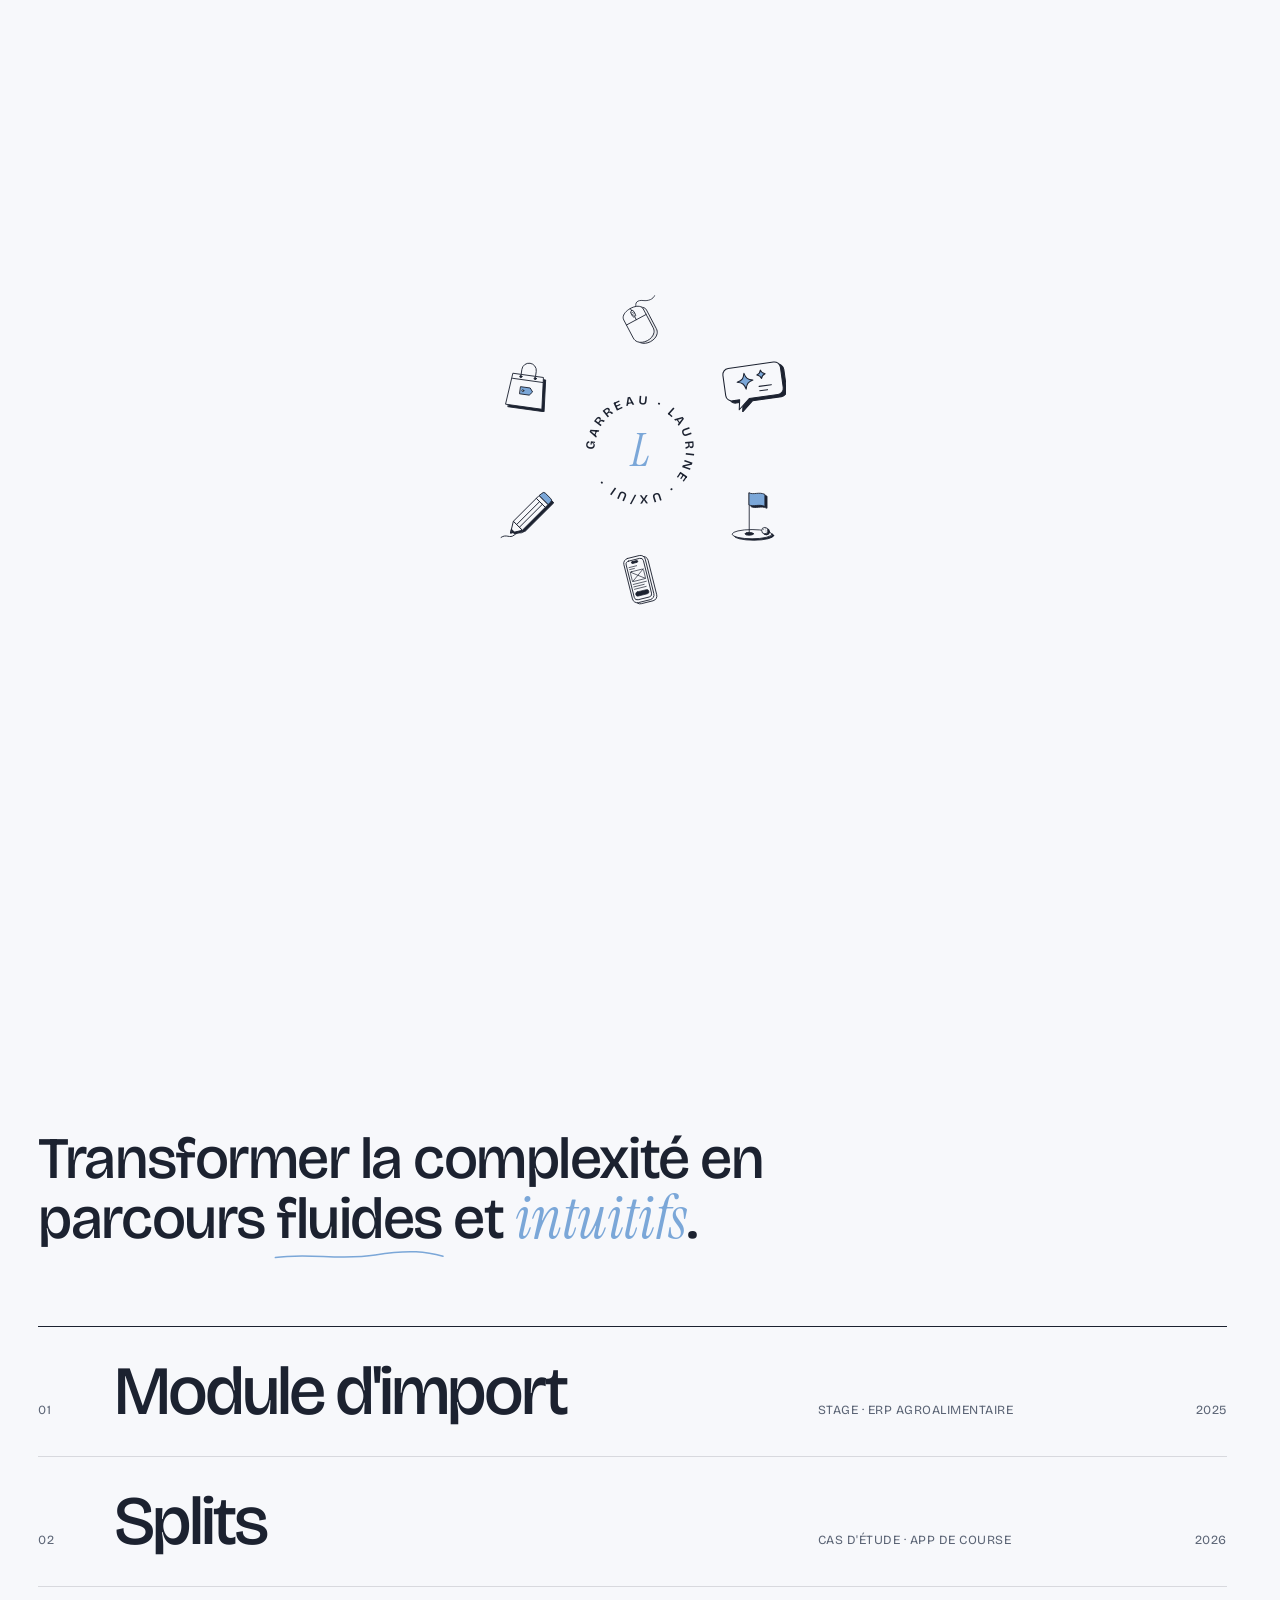
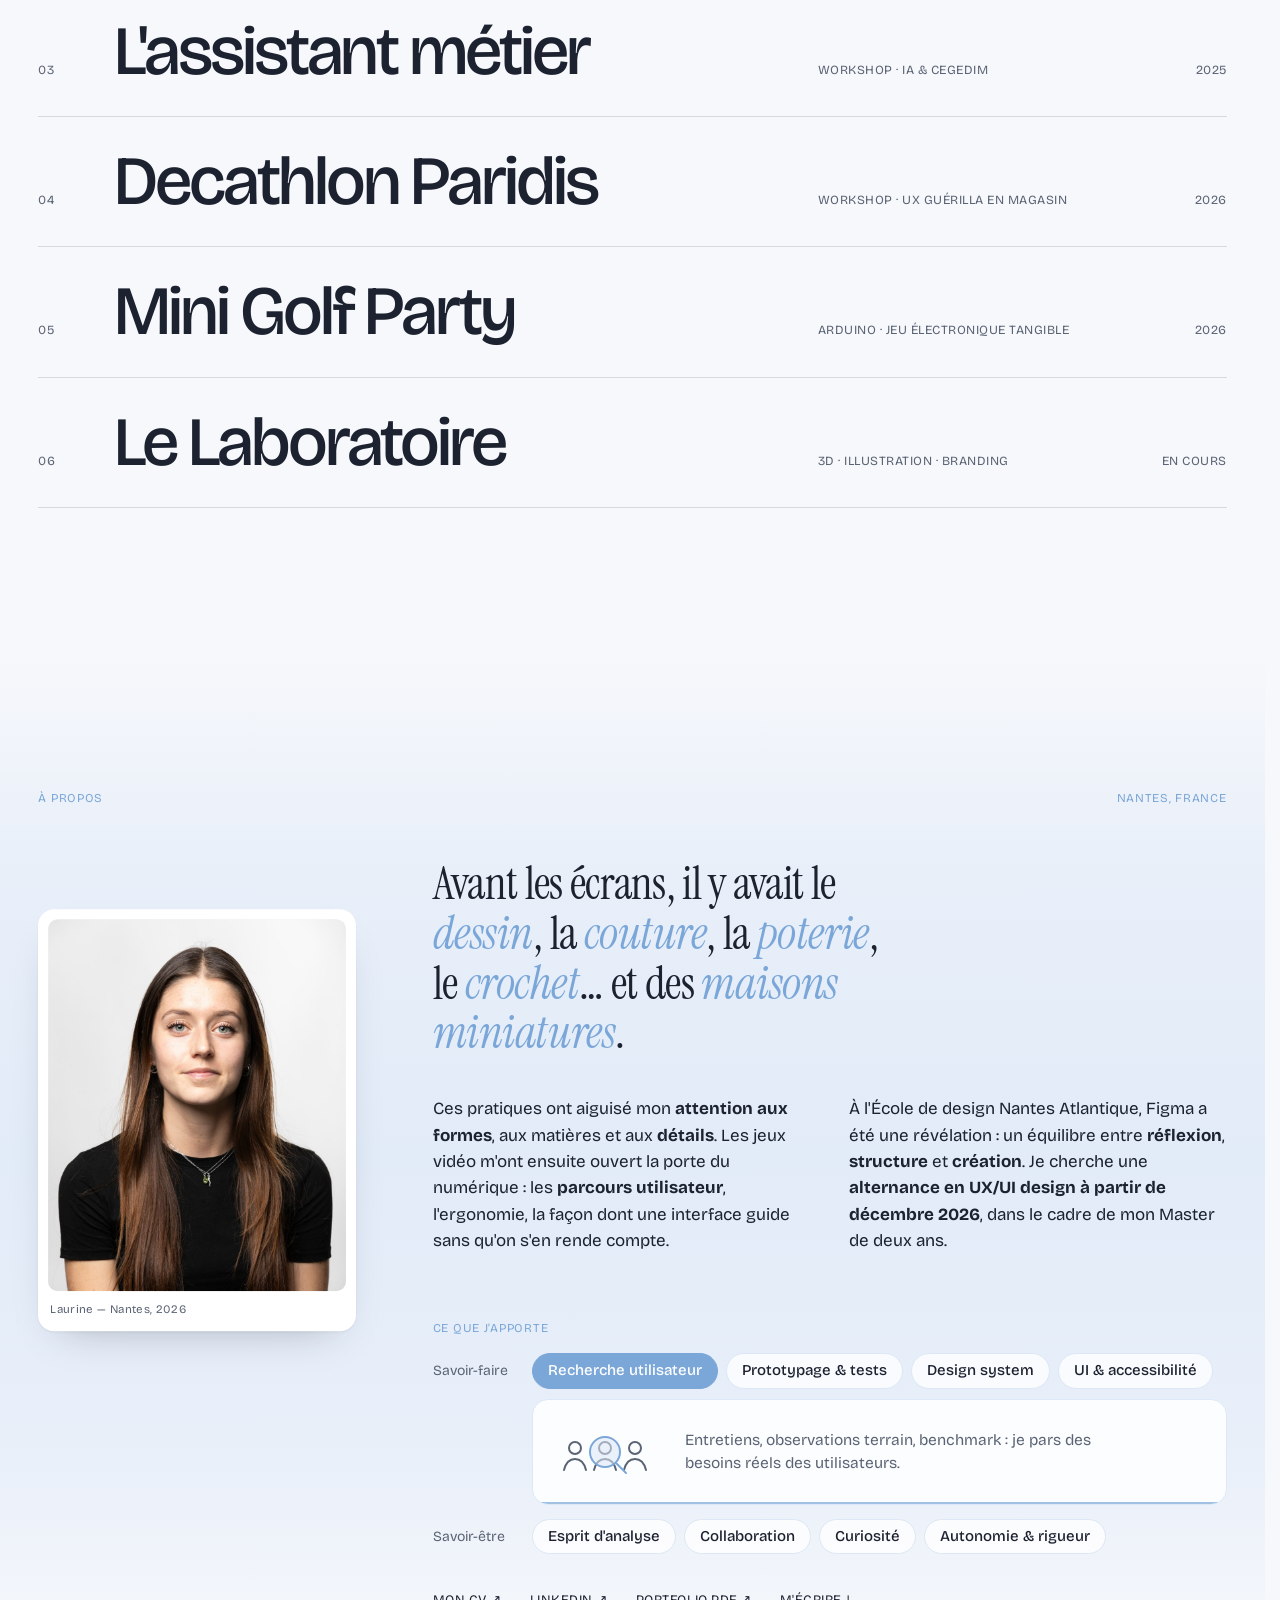
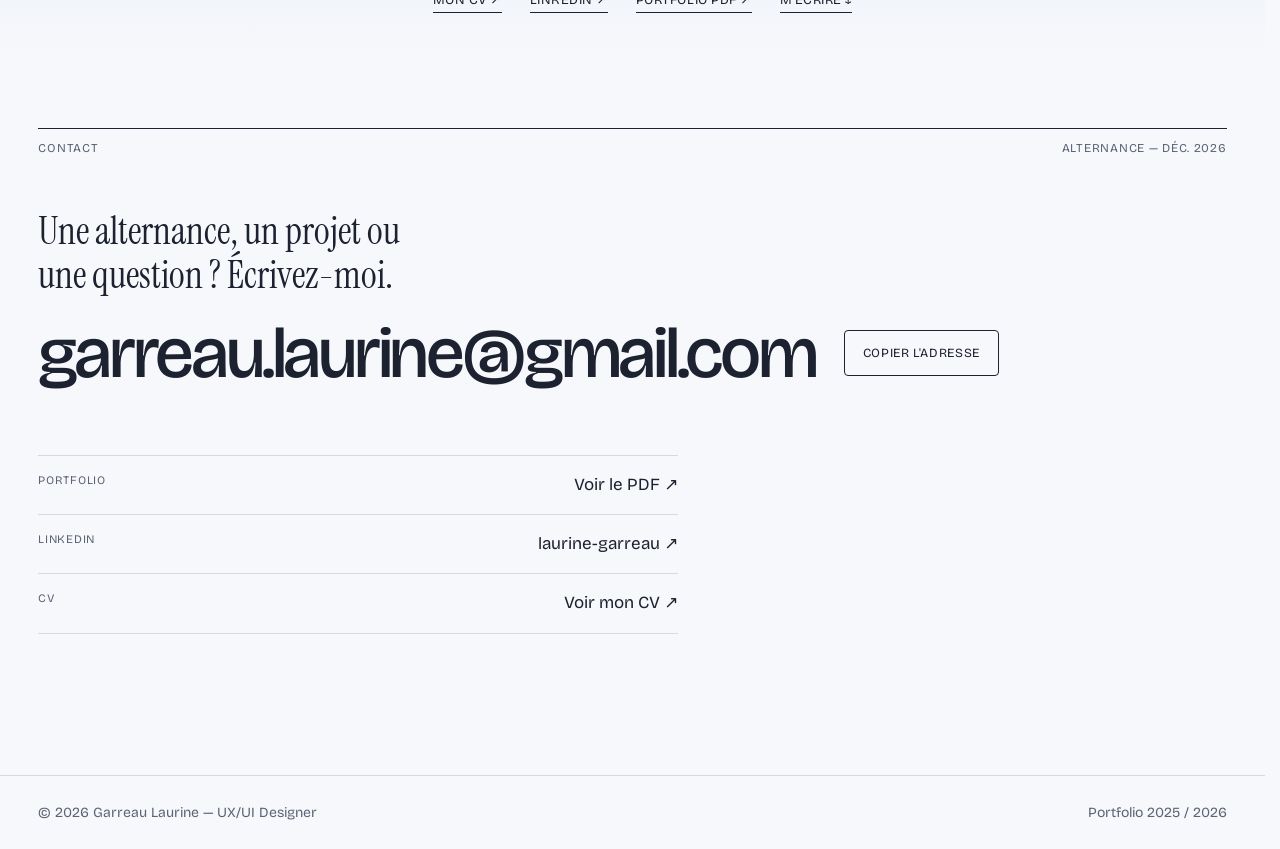
<file: index.html>
<!doctype html>
<html lang="fr">
<head>
  <meta charset="utf-8">
  <meta name="viewport" content="width=device-width, initial-scale=1">
  <title>Laurine Garreau — UX/UI Designer</title>
  <meta name="description" content="Portfolio de Laurine Garreau, UX/UI designer à Nantes. En recherche d'une alternance UX/UI.">
  <!-- Aperçu du lien quand on le partage (messageries, réseaux) -->
  <meta property="og:type" content="website">
  <meta property="og:site_name" content="Laurine Garreau — Portfolio">
  <meta property="og:title" content="Laurine Garreau — UX/UI Designer">
  <meta property="og:description" content="Portfolio de Laurine Garreau, UX/UI designer à Nantes. En recherche d'une alternance UX/UI.">
  <meta property="og:url" content="https://laurinegarreau.github.io/portfolio-laurine-garreau/">
  <meta property="og:image" content="https://laurinegarreau.github.io/portfolio-laurine-garreau/assets/img/og-image.jpg">
  <meta property="og:image:width" content="1200">
  <meta property="og:image:height" content="630">
  <meta property="og:image:alt" content="Laurine Garreau, UX/UI designer">
  <meta property="og:locale" content="fr_FR">
  <meta name="twitter:card" content="summary_large_image">
  <meta name="twitter:image" content="https://laurinegarreau.github.io/portfolio-laurine-garreau/assets/img/og-image.jpg">
  <link rel="preconnect" href="https://fonts.googleapis.com">
  <link rel="preconnect" href="https://fonts.gstatic.com" crossorigin>
  <link href="https://fonts.googleapis.com/css2?family=Bricolage+Grotesque:opsz,wght@12..96,200..800&family=Inter:wght@500;600&family=Instrument+Serif:ital@0;1&display=swap" rel="stylesheet">
  <link rel="stylesheet" href="assets/css/style.css?v=20261114">
  <!-- Active l'intro avant le premier affichage (évite un flash de la page finale) -->
  <!-- une seule fois par visite : en revenant d'une page projet, l'accueil s'affiche directement -->
  <script>try { if (!matchMedia('(prefers-reduced-motion: reduce)').matches && !sessionStorage.getItem('intro-vue')) document.documentElement.classList.add('intro-on'); } catch (e) {}</script>
</head>
<body>

<!-- Intro d'ouverture (pilotée par main.js) -->
<div class="intro" aria-hidden="true">
  <p class="intro-word">Laurine Garreau</p>
</div>

<header class="site-header">
  <div class="wrap">
    <nav class="nav" aria-label="Navigation principale">
      <a href="#projets">Projets</a>
      <a href="#a-propos">À propos</a>
      <a href="laboratoire.html">Laboratoire</a>
      <a href="#contact">Contact</a>
    </nav>
    <a class="badge" href="index.html" aria-label="Accueil — Laurine Garreau">
      <svg viewBox="0 0 100 100" aria-hidden="true">
        <defs><path id="circle" d="M50 50 m-38 0 a38 38 0 1 1 76 0 a38 38 0 1 1 -76 0"/></defs>
        <text><textPath href="#circle">Garreau · Laurine · UX/UI ·</textPath></text>
      </svg>
      <span class="mono">L</span>
    </a>
    <div class="header-right">
      <a class="cv" href="assets/docs/cv-laurine-garreau.pdf?v=20261114b" target="_blank" rel="noopener">Mon CV ↗</a>
      <a class="cv" href="assets/docs/Portfolio%20Garreau%20Laurine.pdf?v=20261114c" target="_blank" rel="noopener">Portfolio PDF ↗</a>
      <a class="btn" href="#contact">Me contacter</a>
      <button class="menu-toggle" aria-label="Menu" aria-expanded="false"><span></span><span></span></button>
    </div>
  </div>
</header>

<main>
  <!-- Hero -->
  <section class="hero">
    <!-- Courbes de niveau très légères en fond, les mêmes que dans l'À propos (retournées) -->
    <div class="topo-wrap topo-wrap--hero"><svg class="topo" viewBox="0 0 1600 1000" preserveAspectRatio="xMidYMid slice" aria-hidden="true"><g><path pathLength="1" d="M1404 80Q1420 77 1430 77Q1440 78 1445 80Q1450 81 1458 86Q1467 90 1473 95Q1478 100 1482 105Q1486 110 1489 115Q1492 120 1496 130Q1499 140 1500 145Q1500 150 1500 156Q1500 162 1498 171Q1496 180 1493 187Q1490 193 1485 200Q1480 206 1475 210Q1470 214 1463 217Q1456 220 1448 221Q1440 223 1430 222Q1420 220 1415 219Q1410 217 1403 214Q1397 210 1390 205Q1384 200 1379 195Q1375 190 1371 185Q1368 180 1364 170Q1360 160 1359 155Q1359 150 1359 140Q1359 130 1361 125Q1362 120 1366 113Q1370 105 1375 99Q1380 94 1385 90Q1390 86 1397 83L1404 80"/><path pathLength="1" d="M1388 50Q1400 47 1410 45Q1420 44 1430 45Q1440 46 1448 48Q1456 50 1463 53Q1470 56 1475 59Q1480 62 1486 66Q1491 70 1496 75Q1502 80 1506 85Q1510 90 1515 99Q1520 107 1523 114Q1525 120 1528 129Q1530 138 1531 144Q1532 150 1532 160Q1532 170 1531 176Q1530 182 1528 191Q1525 200 1523 206Q1520 212 1515 220Q1510 228 1505 233Q1500 239 1495 242Q1490 246 1485 249Q1480 252 1470 255Q1460 259 1455 259Q1450 260 1444 260Q1439 260 1429 259Q1420 257 1410 254Q1400 251 1395 248Q1390 246 1385 243Q1380 240 1373 235Q1366 230 1360 225Q1354 220 1350 215Q1345 210 1342 205Q1338 200 1334 191Q1330 183 1328 176Q1326 170 1325 160Q1323 150 1324 140Q1324 130 1326 120Q1329 110 1331 105Q1333 100 1336 93Q1340 87 1345 81Q1350 75 1355 70Q1360 65 1365 62Q1370 59 1379 54L1388 50"/><path pathLength="1" d="M1390 20Q1400 18 1410 17Q1420 17 1430 18Q1440 18 1445 19Q1450 20 1460 24Q1470 27 1475 29Q1480 31 1487 36Q1495 40 1501 45Q1508 50 1513 55Q1518 60 1522 65Q1527 70 1530 75Q1534 80 1537 85Q1540 90 1545 100Q1549 110 1551 115Q1552 120 1555 130Q1557 140 1558 150Q1559 160 1559 170Q1558 180 1557 190Q1555 200 1553 209Q1550 218 1548 224Q1545 230 1543 235Q1540 241 1535 248Q1530 256 1525 261Q1520 267 1515 271Q1510 276 1505 279Q1500 283 1492 286Q1484 290 1477 292Q1470 294 1460 294Q1450 295 1440 294Q1430 293 1424 291Q1418 290 1409 287Q1400 284 1395 282Q1390 280 1380 275Q1371 270 1365 267Q1360 264 1355 261Q1350 258 1344 254Q1339 250 1332 245Q1325 240 1320 235Q1315 230 1311 225Q1307 220 1304 213Q1300 206 1298 198Q1295 190 1294 180Q1292 170 1292 160Q1291 150 1292 140Q1293 130 1294 120Q1296 110 1298 104Q1300 98 1304 89Q1308 80 1311 75Q1314 70 1318 65Q1322 60 1327 55Q1332 50 1338 45Q1344 40 1352 35Q1360 31 1365 28Q1370 26 1380 23L1390 20"/><path pathLength="1" d="M1471 0Q1490 8 1495 11Q1500 14 1505 17Q1510 21 1516 25Q1522 30 1527 35Q1533 40 1537 45Q1542 50 1546 55Q1550 61 1555 69Q1560 77 1563 83Q1567 90 1569 95Q1571 100 1574 110Q1578 120 1579 125Q1580 130 1582 140Q1583 150 1584 160Q1585 170 1584 180Q1584 190 1583 200Q1581 210 1580 215Q1579 220 1576 230Q1574 240 1572 245Q1570 250 1565 260Q1561 270 1558 275Q1555 280 1551 285Q1548 290 1544 295Q1540 300 1535 305Q1529 310 1523 315Q1516 320 1508 324Q1500 328 1495 330Q1490 331 1480 333Q1470 334 1460 333Q1450 333 1443 331Q1435 330 1428 328Q1420 326 1412 323Q1405 320 1397 317Q1390 314 1385 311Q1380 309 1371 304Q1363 300 1356 297Q1350 293 1345 291Q1340 288 1331 284Q1322 280 1316 277Q1310 275 1303 272Q1296 270 1288 267Q1280 264 1275 262Q1270 260 1264 255Q1257 250 1254 240Q1251 230 1252 220Q1253 210 1254 200Q1256 190 1257 180Q1258 170 1258 160Q1259 150 1260 145Q1260 140 1261 130Q1263 120 1265 110Q1267 100 1268 95Q1270 89 1274 80Q1278 70 1281 65Q1284 60 1287 55Q1291 50 1295 45Q1300 39 1305 34Q1310 29 1316 25Q1322 20 1330 15Q1338 10 1344 7Q1350 4 1355 2L1361 0"/><path pathLength="1" d="M1600 262Q1595 280 1592 286Q1590 293 1586 301Q1583 310 1581 315Q1578 320 1574 328Q1570 336 1565 343Q1561 350 1557 355Q1553 360 1549 365Q1544 370 1538 375Q1531 380 1526 383Q1520 385 1510 387Q1500 389 1490 389Q1480 388 1470 386Q1460 383 1455 382Q1450 380 1440 376Q1430 372 1425 369Q1420 367 1413 364Q1406 360 1398 356Q1390 351 1385 348Q1380 345 1375 343Q1370 340 1361 335Q1353 330 1346 327Q1340 323 1335 321Q1330 319 1320 315Q1310 311 1305 310Q1300 309 1290 307Q1280 305 1270 303Q1260 302 1255 301Q1250 300 1240 296Q1230 292 1225 288Q1220 284 1215 277Q1210 270 1209 265Q1207 260 1206 250Q1206 240 1208 230Q1209 220 1211 215Q1212 210 1215 200Q1218 190 1219 185Q1221 180 1223 170Q1224 160 1226 150Q1227 140 1228 130Q1230 120 1230 115Q1231 110 1233 100Q1235 90 1237 81Q1240 73 1243 66Q1245 60 1248 55Q1250 50 1255 42Q1260 35 1265 29Q1270 23 1275 18Q1280 13 1285 8Q1290 4 1293 2L1296 0"/><path pathLength="1" d="M1524 0Q1537 10 1542 15Q1547 20 1552 25Q1557 30 1561 35Q1565 40 1568 45Q1572 50 1576 56Q1580 63 1584 71Q1589 80 1591 85Q1593 90 1597 99L1600 109"/><path pathLength="1" d="M174 570Q185 570 187 575Q190 580 186 585Q183 590 181 590Q179 590 177 580L174 570"/><path pathLength="1" d="M0 868Q13 870 22 873Q30 876 35 879Q40 882 45 888Q50 894 53 902Q56 910 56 920Q56 930 53 939Q50 948 46 954Q42 960 37 965Q31 970 26 973Q20 976 15 978Q10 980 5 981L0 982"/><path pathLength="1" d="M1600 531Q1584 530 1577 528Q1570 527 1560 524Q1550 520 1545 518Q1540 516 1535 513Q1529 510 1521 505Q1513 500 1507 495Q1500 491 1495 487Q1490 483 1485 479Q1480 475 1475 471Q1470 466 1465 462Q1460 458 1455 453Q1450 449 1445 444Q1440 440 1434 435Q1428 430 1422 425Q1416 420 1410 415Q1404 410 1398 405Q1392 400 1386 395Q1380 390 1375 387Q1370 383 1365 379Q1360 375 1355 372Q1350 368 1344 364Q1338 360 1329 355Q1320 350 1315 348Q1310 346 1301 343Q1293 340 1286 338Q1280 337 1270 335Q1260 332 1255 331Q1249 330 1240 327Q1230 324 1225 322Q1220 320 1213 315Q1205 310 1200 305Q1195 300 1191 295Q1188 290 1184 281Q1180 272 1179 266Q1177 260 1177 250Q1176 240 1178 230Q1179 220 1180 215Q1181 210 1183 200Q1185 190 1187 180Q1189 170 1189 165Q1190 160 1191 150Q1192 140 1193 130Q1193 120 1194 110Q1195 100 1196 90Q1197 80 1199 73Q1200 66 1202 58Q1205 50 1207 43Q1210 37 1215 28Q1219 20 1223 15Q1226 10 1231 5L1235 0"/><path pathLength="1" d="M1565 0Q1574 10 1578 15Q1582 20 1586 25Q1590 30 1595 38L1600 46"/><path pathLength="1" d="M118 480Q123 480 132 481Q140 482 150 484Q160 486 166 488Q171 490 181 494Q190 498 195 500Q200 503 205 507Q210 510 215 515Q220 520 225 528Q230 535 233 543Q235 550 238 560Q240 570 241 575Q241 580 242 590Q243 600 243 610Q243 620 241 628Q240 636 237 643Q235 650 232 655Q229 660 225 665Q220 671 214 675Q207 680 199 683Q190 686 180 683Q170 681 165 677Q160 673 155 667Q150 661 147 655Q144 650 141 645Q138 640 134 630Q130 621 128 615Q126 610 123 602Q120 595 117 587Q115 580 112 573Q110 566 107 558Q105 550 102 542Q100 534 98 527Q96 520 95 510Q94 500 97 493Q100 487 109 483L118 480"/><path pathLength="1" d="M0 832Q20 832 30 834Q40 836 47 838Q54 840 62 844Q70 849 75 853Q80 857 85 864Q89 870 91 875Q94 880 96 890Q98 900 98 910Q98 920 96 930Q94 940 92 945Q90 950 85 960Q80 970 76 975Q72 980 68 985Q63 990 57 995L51 1000"/><path pathLength="1" d="M1156 0Q1151 20 1150 25Q1150 30 1149 40Q1149 50 1149 60Q1149 70 1150 77Q1150 85 1151 92Q1151 100 1152 110Q1153 120 1154 130Q1154 140 1155 150Q1155 160 1154 170Q1154 180 1153 190Q1152 200 1152 210Q1151 220 1151 230Q1150 240 1151 250Q1152 260 1154 270Q1156 280 1158 285Q1160 290 1165 299Q1170 309 1174 314Q1178 320 1183 325Q1188 330 1194 335Q1200 340 1205 343Q1210 346 1215 349Q1220 351 1230 355Q1240 358 1245 360Q1250 362 1260 365Q1270 368 1275 369Q1280 371 1290 376Q1299 380 1305 383Q1310 387 1315 390Q1320 393 1325 397Q1330 401 1335 406Q1340 410 1346 415Q1351 420 1356 425Q1361 430 1366 435Q1370 440 1375 445Q1380 450 1385 456Q1390 461 1395 467Q1400 472 1405 477Q1410 483 1415 488Q1420 493 1425 498Q1430 503 1435 508Q1440 512 1445 517Q1450 521 1455 526Q1461 530 1468 535Q1475 540 1482 545Q1490 550 1495 553Q1500 556 1505 559Q1510 562 1518 566Q1526 570 1533 573Q1540 576 1545 578Q1550 581 1560 585Q1570 589 1575 590Q1580 592 1590 596L1600 599"/><path pathLength="1" d="M0 381Q10 380 20 380Q30 380 35 381Q40 381 50 384Q60 386 65 388Q71 390 80 395Q90 400 95 403Q100 405 105 409Q110 412 116 416Q122 420 130 425Q138 430 144 434Q150 438 155 441Q160 444 166 447Q172 450 181 455Q190 460 195 462Q200 465 205 468Q210 470 218 475Q226 480 232 485Q238 490 243 495Q247 500 250 505Q253 510 257 519Q260 527 261 534Q263 540 265 550Q266 560 268 570Q269 580 270 585Q271 590 273 600Q275 610 277 620Q279 630 279 638Q280 646 280 649Q280 651 278 661Q277 670 273 677Q270 684 265 692Q260 700 256 705Q252 710 248 715Q244 720 239 725Q234 730 230 735Q225 740 219 745Q214 750 207 755Q201 760 195 764Q190 767 185 770Q180 773 170 776Q161 780 155 781Q150 783 145 781Q139 780 136 770Q133 760 131 755Q130 749 128 740Q126 730 124 720Q121 710 120 705Q119 700 117 690Q114 680 112 672Q110 663 108 657Q107 650 104 640Q101 630 99 625Q97 620 94 610Q90 601 88 595Q85 590 83 584Q80 578 75 570Q70 561 66 555Q63 550 59 545Q55 540 50 535Q45 530 40 525Q34 520 27 515Q20 510 15 508Q10 505 5 503L0 500"/><path pathLength="1" d="M1137 450Q1150 442 1160 442Q1170 441 1177 446Q1184 450 1188 455Q1191 460 1192 470Q1193 480 1191 485Q1189 490 1185 495Q1180 501 1170 504Q1160 508 1150 506Q1140 504 1135 499Q1130 495 1127 487Q1124 480 1126 470Q1128 460 1133 455L1137 450"/><path pathLength="1" d="M414 600Q430 596 435 599Q440 603 442 611Q443 620 442 626Q440 632 435 638Q430 644 425 648Q420 651 410 652Q400 652 396 646Q391 640 394 630Q397 620 400 615Q404 610 409 605L414 600"/><path pathLength="1" d="M0 799Q20 798 30 798Q40 797 50 797Q60 796 70 796Q80 795 90 795Q100 794 110 793Q120 793 127 796Q135 800 137 810Q139 820 140 825Q140 830 141 840Q141 850 141 860Q141 870 140 876Q140 882 139 891Q138 900 136 910Q134 920 132 928Q130 936 128 943Q125 950 123 956Q120 962 115 971Q111 980 107 985Q104 990 100 995L96 1000"/><path pathLength="1" d="M1040 0Q1050 10 1055 17Q1060 23 1065 30Q1070 37 1074 44Q1078 50 1080 55Q1083 60 1087 67Q1090 75 1093 82Q1096 90 1098 95Q1100 100 1103 110Q1106 120 1108 126Q1110 133 1112 141Q1114 150 1115 160Q1117 170 1118 180Q1119 190 1120 195Q1120 200 1121 210Q1121 220 1122 230Q1123 240 1124 250Q1125 260 1128 270Q1130 280 1132 285Q1133 290 1137 299Q1140 307 1143 314Q1146 320 1149 325Q1152 330 1156 337Q1160 344 1165 352Q1170 360 1173 365Q1176 370 1176 380Q1177 390 1170 395Q1164 400 1157 403Q1150 407 1145 410Q1140 413 1135 417Q1130 421 1125 426Q1120 431 1115 439Q1110 446 1108 453Q1105 460 1105 470Q1104 480 1107 489Q1110 498 1114 504Q1119 510 1124 514Q1130 519 1135 521Q1140 523 1150 525Q1160 526 1170 525Q1180 523 1185 521Q1190 519 1197 515Q1204 510 1208 505Q1213 500 1217 495Q1220 490 1224 480Q1228 470 1229 465Q1230 460 1231 450Q1232 440 1234 430Q1237 420 1243 418Q1250 415 1260 417Q1270 419 1275 421Q1280 423 1286 427Q1292 430 1299 435Q1306 440 1312 445Q1318 450 1324 455Q1329 460 1334 465Q1339 470 1344 475Q1349 480 1354 485Q1359 490 1364 495Q1368 500 1373 505Q1378 510 1384 515Q1389 520 1394 525Q1400 530 1405 534Q1410 539 1415 543Q1420 546 1425 550Q1430 554 1435 557Q1440 561 1448 565Q1455 570 1463 574Q1470 578 1475 581Q1480 583 1487 587Q1493 590 1502 594Q1510 598 1515 600Q1520 602 1529 606Q1538 610 1544 613Q1550 615 1556 618Q1561 620 1571 624Q1580 628 1585 630Q1590 632 1595 634L1600 636"/><path pathLength="1" d="M53 100Q64 100 72 102Q80 105 85 108Q90 112 95 118Q100 124 103 132Q106 140 106 150Q106 160 103 169Q100 179 96 184Q93 190 87 195Q82 200 76 204Q70 208 65 209Q60 210 54 210Q49 210 39 206Q30 201 25 196Q20 190 17 185Q15 180 12 172Q10 164 10 157Q9 150 10 145Q11 140 15 130Q20 120 24 115Q29 110 35 107Q40 104 46 102L53 100"/><path pathLength="1" d="M0 302Q20 301 30 303Q40 304 50 307Q59 310 65 313Q70 315 75 318Q80 321 86 326Q91 330 97 335Q103 340 108 345Q113 350 118 355Q123 360 127 365Q132 370 137 375Q141 380 146 385Q151 390 156 395Q161 400 167 405Q172 410 179 415Q185 420 193 425Q200 430 205 433Q210 436 215 439Q220 442 228 446Q235 450 243 454Q250 459 255 462Q260 465 265 469Q270 473 275 479Q280 485 284 492Q288 500 289 505Q290 510 291 520Q292 530 293 540Q294 550 295 560Q297 570 298 576Q300 581 305 591Q310 600 315 605Q320 609 325 611Q330 612 335 611Q341 610 348 605Q356 600 361 595Q365 590 369 585Q373 580 377 575Q381 570 385 564Q390 558 395 553Q400 548 410 545Q420 541 430 543Q440 545 445 548Q450 551 455 555Q461 560 465 566Q470 572 474 581Q477 590 478 600Q479 610 477 620Q475 630 472 636Q470 642 465 649Q460 657 455 663Q450 669 445 673Q440 678 435 681Q430 685 425 688Q420 690 410 694Q400 698 395 699Q390 701 380 702Q370 704 360 705Q350 706 342 708Q334 710 327 713Q320 716 315 719Q310 722 305 726Q300 730 295 735Q290 740 285 746Q280 752 275 759Q270 765 265 772Q260 779 256 785Q252 790 248 795Q245 800 241 805Q237 810 234 815Q230 820 225 827Q220 833 215 840Q210 847 206 853Q202 860 199 865Q196 870 193 876Q190 881 186 891Q182 900 180 905Q177 910 174 919Q170 929 168 934Q166 940 163 947Q160 953 156 962Q152 970 150 975Q147 980 144 986Q140 993 138 996L136 1000"/><path pathLength="1" d="M0 547Q10 551 17 556Q25 560 31 565Q37 570 41 575Q46 580 49 585Q53 590 56 596Q60 603 64 611Q68 620 69 625Q71 630 73 640Q76 650 77 660Q79 670 79 680Q79 690 78 700Q77 710 73 719Q70 728 66 734Q61 740 56 745Q50 749 45 752Q40 755 32 757Q24 760 17 762Q10 763 5 764L0 764"/><path pathLength="1" d="M894 0Q910 7 915 10Q920 12 928 16Q936 20 943 24Q950 27 955 30Q960 33 966 36Q972 40 980 45Q987 50 994 55Q1000 59 1005 63Q1010 68 1015 72Q1020 77 1025 82Q1030 88 1035 94Q1039 100 1043 105Q1046 110 1049 115Q1052 120 1056 127Q1060 135 1063 142Q1067 150 1068 155Q1070 160 1073 170Q1077 180 1078 187Q1080 193 1082 202Q1084 210 1086 220Q1088 230 1089 236Q1090 242 1092 251Q1094 260 1096 270Q1099 280 1101 285Q1102 290 1106 300Q1109 310 1111 315Q1113 320 1117 329Q1120 338 1122 344Q1123 350 1124 360Q1125 370 1122 377Q1120 385 1116 392Q1112 400 1109 405Q1106 410 1103 415Q1100 420 1096 430Q1092 440 1090 445Q1089 450 1088 460Q1087 470 1089 479Q1090 487 1092 494Q1095 500 1097 505Q1100 510 1105 515Q1110 521 1116 525Q1123 530 1131 533Q1140 537 1149 538Q1159 540 1162 540Q1165 540 1173 539Q1180 539 1190 536Q1200 533 1205 531Q1210 528 1217 524Q1225 520 1232 515Q1239 510 1244 506Q1250 502 1255 499Q1260 496 1270 493Q1280 491 1290 494Q1300 496 1305 499Q1310 502 1316 506Q1322 510 1328 515Q1334 520 1340 525Q1346 530 1352 535Q1358 540 1364 545Q1370 549 1375 553Q1380 557 1385 561Q1390 564 1395 568Q1400 571 1407 575Q1415 580 1422 584Q1430 588 1435 591Q1440 593 1447 597Q1454 600 1462 604Q1470 607 1475 609Q1480 611 1490 616Q1500 620 1505 622Q1510 624 1518 627Q1525 630 1533 633Q1540 636 1545 638Q1550 641 1560 645Q1570 650 1575 652Q1580 655 1585 657Q1590 660 1595 662L1600 665"/><path pathLength="1" d="M0 60Q19 50 25 48Q30 46 40 44Q50 43 60 43Q70 43 80 45Q90 47 95 49Q100 51 108 55Q117 60 123 65Q130 70 135 75Q140 80 144 85Q148 90 152 95Q155 100 157 105Q160 110 164 120Q167 130 169 136Q170 143 171 151Q172 160 171 170Q171 180 170 185Q169 190 167 200Q165 210 162 218Q160 227 158 233Q157 240 155 250Q153 260 153 270Q153 280 155 290Q157 300 158 306Q160 313 163 321Q166 330 168 335Q170 340 175 350Q180 359 184 365Q187 370 191 375Q195 380 199 385Q204 390 210 395Q215 400 222 405Q230 410 235 413Q240 416 245 419Q250 421 259 426Q269 430 274 432Q280 435 287 437Q293 440 302 444Q310 447 315 450Q320 452 328 456Q337 460 343 463Q350 467 355 469Q360 471 370 475Q380 479 385 481Q390 483 399 486Q408 490 414 493Q420 495 425 498Q430 500 438 505Q446 510 453 515Q460 520 465 524Q470 528 475 534Q480 539 484 544Q488 550 491 555Q494 560 497 568Q500 576 501 583Q502 590 502 600Q501 610 500 615Q499 620 496 630Q492 640 490 645Q487 650 484 656Q480 662 475 668Q470 675 465 680Q460 686 455 690Q450 695 445 699Q440 703 435 707Q430 710 421 715Q413 720 406 723Q400 726 395 729Q390 731 380 735Q370 740 365 742Q360 745 355 747Q350 750 342 755Q335 760 329 765Q323 770 318 775Q313 780 309 785Q305 790 301 795Q297 800 294 805Q290 810 285 818Q280 825 275 832Q270 839 266 845Q262 850 259 855Q255 860 252 865Q248 870 244 876Q240 882 235 890Q230 898 226 904Q223 910 220 915Q217 920 213 926Q210 933 206 941Q201 950 199 955Q196 960 193 967Q190 973 186 982Q182 990 179 995L176 1000"/><path pathLength="1" d="M0 590Q10 595 15 599Q20 603 25 610Q30 616 33 623Q37 630 39 635Q40 640 42 650Q43 660 42 670Q41 680 40 685Q38 690 34 697Q30 704 25 708Q20 713 13 717Q6 720 3 721L0 722"/><path pathLength="1" d="M220 1000Q229 980 232 975Q234 970 237 964Q240 958 244 949Q249 940 252 935Q254 930 257 925Q260 920 265 912Q270 903 274 897Q278 890 281 885Q285 880 288 875Q291 870 296 863Q300 857 305 849Q310 842 314 836Q318 830 322 825Q325 820 329 815Q333 810 337 805Q341 800 346 795Q351 790 356 785Q362 780 368 775Q374 770 381 765Q388 760 394 756Q400 752 405 749Q410 746 415 742Q420 739 426 735Q433 730 439 725Q446 720 452 715Q457 710 463 705Q468 700 473 695Q477 690 481 685Q486 680 489 675Q493 670 497 665Q500 659 505 650Q510 641 512 635Q515 630 517 621Q520 612 521 606Q522 600 523 590Q524 580 522 570Q520 560 519 555Q517 550 514 543Q510 536 505 529Q500 522 495 517Q490 511 485 506Q480 502 475 497Q470 493 465 489Q460 484 455 480Q450 476 445 472Q440 468 435 464Q430 460 423 455Q417 450 410 445Q404 440 397 435Q390 430 385 427Q380 423 375 420Q370 417 362 414Q354 410 347 407Q340 404 332 402Q325 400 317 398Q310 396 300 393Q290 390 285 388Q280 386 274 383Q267 380 260 375Q254 370 249 365Q245 360 242 355Q239 350 237 340Q235 330 237 320Q239 310 242 305Q245 300 250 295Q255 290 262 285Q270 280 275 278Q280 276 290 274Q300 271 305 270Q310 269 320 267Q330 265 339 262Q347 260 354 258Q360 255 365 253Q370 250 378 245Q385 240 391 235Q397 230 402 225Q407 220 411 215Q415 210 419 205Q422 200 426 194Q430 188 435 180Q440 171 443 166Q446 160 448 155Q451 150 456 142Q460 134 464 127Q468 120 471 115Q474 110 477 105Q481 100 485 93Q490 87 495 81Q500 74 505 69Q510 63 515 58Q520 53 525 49Q530 45 535 41Q540 37 545 33Q550 29 557 25Q565 20 572 16Q580 12 585 10Q590 7 600 4Q610 0 610 0L611 0"/><path pathLength="1" d="M752 0Q770 5 777 8Q784 10 792 13Q800 16 805 18Q810 20 820 24Q830 28 835 30Q840 32 849 36Q857 40 864 43Q870 46 875 48Q880 50 890 55Q900 60 905 63Q910 65 915 68Q920 70 928 75Q937 80 943 84Q950 88 955 92Q960 95 965 99Q970 103 975 108Q980 112 985 117Q990 122 995 128Q1000 133 1005 140Q1010 147 1014 154Q1018 160 1020 165Q1023 170 1026 178Q1030 186 1033 193Q1035 200 1038 207Q1040 214 1042 222Q1045 230 1047 239Q1050 248 1052 254Q1054 260 1057 270Q1060 280 1061 285Q1063 290 1067 300Q1070 309 1072 315Q1074 320 1077 329Q1080 338 1082 344Q1083 350 1084 360Q1085 370 1084 380Q1083 390 1082 397Q1080 404 1078 412Q1076 420 1074 430Q1073 440 1072 450Q1071 460 1072 470Q1073 480 1077 490Q1080 500 1083 505Q1085 510 1089 515Q1092 520 1097 525Q1102 530 1110 535Q1117 540 1124 543Q1130 546 1138 548Q1146 550 1153 551Q1160 552 1170 552Q1180 552 1186 551Q1193 550 1201 548Q1210 546 1220 543Q1230 540 1235 539Q1240 537 1250 535Q1260 533 1270 533Q1280 533 1290 536Q1300 540 1305 542Q1310 545 1315 548Q1320 551 1326 556Q1332 560 1340 565Q1347 570 1353 574Q1360 579 1365 582Q1370 585 1375 588Q1380 591 1389 595Q1397 600 1404 603Q1410 606 1415 608Q1420 610 1430 614Q1440 618 1445 620Q1450 622 1460 626Q1470 629 1475 631Q1480 633 1490 636Q1499 640 1505 642Q1510 644 1517 647Q1524 650 1532 653Q1540 657 1545 659Q1550 661 1559 666Q1567 670 1574 673Q1580 677 1585 680Q1590 683 1595 686L1600 689"/><path pathLength="1" d="M264 1000Q270 984 273 977Q275 970 278 964Q280 959 284 949Q288 940 291 935Q293 930 297 923Q300 916 304 908Q309 900 312 895Q314 890 317 885Q320 880 325 872Q330 864 334 857Q339 850 342 845Q345 840 349 835Q352 830 356 825Q360 820 365 814Q370 808 375 802Q380 797 385 792Q390 787 395 783Q400 778 405 774Q410 770 416 765Q422 760 428 755Q434 750 440 745Q446 740 451 735Q457 730 462 725Q468 720 473 715Q478 710 482 705Q487 700 491 695Q495 690 499 685Q503 680 506 675Q510 669 515 661Q520 653 523 646Q527 640 529 635Q531 630 535 620Q539 610 540 605Q542 600 543 590Q545 580 545 570Q546 560 544 550Q542 540 540 535Q539 530 534 522Q530 514 525 508Q520 501 515 496Q510 491 505 486Q500 481 495 477Q490 472 485 468Q480 463 475 459Q470 454 465 449Q460 444 455 439Q450 434 445 429Q440 423 435 417Q430 412 426 406Q421 400 418 395Q414 390 411 385Q408 380 405 370Q402 360 402 350Q403 340 407 333Q410 326 415 319Q420 311 424 306Q429 300 433 295Q437 290 441 285Q446 280 450 275Q453 270 457 265Q461 260 465 253Q470 245 474 238Q478 230 480 225Q483 220 486 211Q490 201 492 196Q494 190 497 181Q500 172 502 166Q504 160 507 153Q510 145 513 138Q517 130 519 125Q522 120 526 113Q530 106 535 99Q540 92 545 86Q550 80 555 76Q560 71 565 66Q570 62 575 58Q580 55 585 52Q590 49 599 44Q607 40 614 38Q620 35 630 33Q639 30 645 29Q650 28 660 27Q670 26 680 27Q690 27 700 28Q710 29 715 30Q720 31 730 34Q740 36 746 38Q752 40 761 43Q770 47 775 49Q780 51 790 55Q800 59 805 62Q810 64 816 67Q823 70 831 74Q840 78 845 81Q850 83 856 87Q863 90 871 95Q880 99 885 102Q890 105 895 108Q900 111 907 116Q913 120 920 125Q927 130 933 135Q938 140 944 145Q949 150 953 155Q958 160 962 165Q966 170 969 175Q972 180 976 187Q980 193 984 202Q988 210 991 215Q993 220 996 230Q1000 239 1002 245Q1004 250 1007 259Q1010 268 1012 274Q1014 280 1017 288Q1020 296 1023 303Q1025 310 1028 316Q1030 321 1034 331Q1038 340 1039 345Q1041 350 1044 360Q1048 370 1049 376Q1050 382 1051 391Q1052 400 1052 410Q1053 420 1053 430Q1053 440 1054 450Q1055 460 1057 470Q1058 480 1060 485Q1061 490 1066 499Q1070 509 1074 514Q1077 520 1081 525Q1086 530 1091 535Q1097 540 1104 544Q1110 548 1115 551Q1120 553 1130 556Q1140 559 1145 560Q1150 561 1160 562Q1170 563 1180 563Q1190 563 1200 563Q1210 562 1220 561Q1229 560 1235 560Q1240 559 1250 560Q1260 560 1265 561Q1270 562 1280 565Q1290 569 1295 571Q1300 574 1305 577Q1311 580 1319 585Q1327 590 1334 594Q1340 598 1345 600Q1350 603 1356 607Q1363 610 1371 614Q1380 618 1385 620Q1390 622 1400 626Q1410 629 1415 631Q1420 632 1430 636Q1440 639 1445 640Q1450 642 1460 645Q1470 648 1475 649Q1480 651 1490 654Q1500 658 1505 659Q1510 661 1520 665Q1530 670 1535 672Q1540 674 1546 677Q1552 680 1560 685Q1569 690 1575 693Q1580 697 1585 700Q1590 703 1595 707L1600 710"/><path pathLength="1" d="M305 1000Q310 980 311 975Q312 970 316 960Q319 950 321 945Q322 940 326 931Q330 922 333 916Q335 910 338 905Q340 900 345 890Q350 880 353 875Q355 870 358 865Q361 860 366 853Q370 846 375 839Q380 831 384 826Q389 820 393 815Q397 810 401 805Q405 800 410 795Q415 790 420 785Q425 780 430 775Q435 770 441 765Q446 760 451 755Q456 750 461 745Q466 740 471 735Q476 730 481 725Q486 720 490 715Q495 710 499 705Q503 700 507 695Q511 690 515 684Q520 677 525 670Q530 662 534 656Q537 650 540 645Q543 640 546 632Q550 625 553 617Q556 610 558 605Q560 600 563 590Q566 580 568 572Q570 564 571 557Q572 550 572 540Q572 530 571 523Q570 515 567 508Q565 500 562 495Q560 490 555 484Q550 477 545 472Q540 467 535 463Q530 458 525 454Q520 449 515 445Q509 440 504 435Q499 430 495 425Q490 419 485 412Q480 404 477 397Q473 390 472 382Q470 375 470 369Q470 363 471 357Q473 350 476 342Q480 333 484 327Q487 320 490 315Q493 310 497 305Q500 299 505 290Q510 280 512 275Q514 270 517 261Q520 253 522 246Q523 240 525 230Q527 220 528 211Q530 202 531 196Q532 190 534 180Q536 170 538 164Q540 157 543 149Q546 140 548 135Q551 130 555 122Q560 114 565 107Q570 101 575 95Q580 90 585 86Q590 81 595 78Q600 74 605 71Q610 69 620 65Q630 60 635 59Q640 58 650 56Q660 54 670 54Q680 54 690 55Q700 56 708 58Q715 60 723 62Q730 64 737 67Q744 70 752 74Q760 77 765 80Q770 82 777 86Q785 90 792 94Q800 99 805 102Q810 105 815 108Q820 111 828 115Q835 120 843 125Q850 129 855 133Q860 136 865 140Q870 143 875 147Q880 151 886 155Q892 160 897 165Q903 170 908 175Q912 180 917 185Q921 190 925 196Q930 202 935 210Q940 218 943 224Q947 230 949 235Q952 240 956 249Q960 258 963 264Q965 270 968 276Q970 282 974 291Q978 300 980 305Q982 310 986 319Q990 329 993 334Q995 340 998 345Q1000 350 1005 360Q1009 370 1011 375Q1013 380 1017 389Q1020 397 1022 404Q1024 410 1027 420Q1029 430 1030 435Q1032 440 1034 450Q1036 460 1038 466Q1040 473 1043 481Q1046 490 1048 495Q1050 500 1055 509Q1060 517 1065 524Q1070 530 1075 535Q1079 540 1085 544Q1090 548 1095 552Q1100 555 1105 557Q1110 560 1120 564Q1130 567 1136 569Q1141 570 1151 572Q1160 573 1170 574Q1180 575 1190 576Q1200 576 1210 577Q1220 577 1230 578Q1240 579 1245 580Q1250 581 1260 585Q1270 588 1275 590Q1280 593 1287 596Q1294 600 1302 605Q1310 609 1315 612Q1320 615 1325 617Q1330 620 1340 625Q1350 630 1355 631Q1360 633 1369 637Q1379 640 1384 642Q1390 643 1400 646Q1410 649 1415 650Q1420 651 1430 653Q1440 656 1449 658Q1458 660 1464 662Q1470 663 1480 666Q1490 669 1495 671Q1500 673 1510 676Q1519 680 1525 682Q1530 685 1535 687Q1540 690 1549 695Q1558 700 1564 704Q1570 708 1575 711Q1580 715 1585 719Q1590 722 1595 727L1600 731"/><path pathLength="1" d="M342 1000Q344 980 346 970Q347 960 349 955Q350 949 353 940Q356 930 358 924Q360 918 363 909Q367 900 369 895Q371 890 376 881Q380 872 383 866Q386 860 389 855Q392 850 396 844Q400 838 405 831Q410 824 415 817Q420 811 424 805Q429 800 433 795Q437 790 442 785Q447 780 451 775Q456 770 461 765Q465 760 470 755Q475 750 479 745Q484 740 488 735Q493 730 497 725Q502 720 506 715Q510 710 515 704Q520 697 525 690Q530 684 535 677Q540 670 543 665Q546 660 549 655Q552 650 556 643Q560 636 565 628Q569 620 572 615Q574 610 577 604Q580 598 584 589Q588 580 590 575Q592 570 596 560Q599 550 601 545Q602 540 605 530Q607 520 608 510Q610 500 609 490Q609 480 607 470Q605 460 603 452Q600 445 596 437Q592 430 589 425Q586 420 582 415Q579 410 574 403Q570 397 566 388Q561 380 560 375Q558 370 558 360Q557 350 558 340Q559 330 560 325Q560 320 561 310Q562 300 563 290Q563 280 563 270Q563 260 562 250Q562 240 561 230Q561 220 561 210Q561 200 562 190Q562 180 564 170Q566 160 568 155Q570 149 574 140Q579 130 582 125Q585 120 590 115Q594 110 599 105Q605 100 612 95Q620 90 625 88Q630 85 639 83Q649 80 654 79Q660 78 670 78Q680 78 686 79Q691 80 701 82Q710 85 717 87Q724 90 732 94Q740 98 745 101Q750 104 755 107Q760 110 767 115Q774 120 780 125Q787 130 793 135Q799 140 805 144Q810 148 815 152Q820 156 825 161Q830 165 835 169Q840 173 845 177Q850 182 855 186Q860 191 865 196Q870 201 875 206Q880 211 885 217Q890 223 895 230Q900 237 904 243Q909 250 912 255Q915 260 918 265Q921 270 925 279Q930 287 933 294Q936 300 939 305Q942 310 946 318Q950 327 953 333Q957 340 959 345Q962 350 966 358Q970 367 973 373Q977 380 979 385Q982 390 986 398Q990 406 993 413Q997 420 999 425Q1002 430 1006 440Q1010 449 1012 455Q1014 460 1017 466Q1020 473 1024 481Q1028 490 1030 495Q1033 500 1036 506Q1040 512 1045 519Q1050 526 1055 532Q1060 538 1065 543Q1070 547 1075 551Q1080 555 1085 558Q1090 561 1099 566Q1108 570 1114 572Q1120 574 1130 577Q1140 580 1145 581Q1150 582 1160 584Q1170 585 1180 587Q1190 588 1196 589Q1203 590 1211 592Q1220 593 1230 596Q1240 599 1245 601Q1250 603 1257 607Q1264 610 1272 614Q1280 619 1285 622Q1290 625 1295 628Q1300 630 1309 635Q1319 640 1324 643Q1330 645 1337 648Q1343 650 1352 653Q1360 655 1370 658Q1380 660 1385 661Q1390 662 1400 664Q1410 665 1420 667Q1430 669 1435 670Q1440 671 1450 673Q1460 675 1470 677Q1480 680 1485 681Q1490 683 1500 686Q1510 690 1515 692Q1520 694 1526 697Q1532 700 1541 705Q1550 710 1555 713Q1560 717 1565 720Q1570 724 1575 728Q1580 732 1585 737Q1590 741 1595 746L1600 752"/><path pathLength="1" d="M375 1000Q375 980 375 970Q376 960 378 950Q380 940 381 935Q382 930 385 920Q388 910 389 905Q391 900 395 890Q399 880 401 875Q404 870 407 864Q410 858 415 849Q420 840 423 835Q427 830 430 825Q433 820 437 815Q441 810 445 804Q450 798 455 792Q460 786 465 780Q470 774 475 769Q480 763 485 757Q490 751 495 746Q500 740 504 735Q508 730 512 725Q516 720 520 715Q524 710 528 705Q532 700 536 695Q540 689 545 682Q550 675 555 668Q560 661 564 655Q567 650 570 645Q574 640 577 635Q580 630 585 621Q590 613 594 607Q598 600 601 595Q604 590 607 584Q610 579 615 570Q620 561 623 555Q626 550 628 545Q630 540 635 530Q639 520 641 515Q642 510 645 500Q648 490 649 482Q650 475 651 467Q651 460 651 450Q651 440 650 435Q650 430 649 420Q647 410 645 400Q644 390 642 381Q640 373 639 366Q637 360 635 350Q632 340 631 335Q630 330 627 320Q623 310 622 305Q620 300 616 290Q612 280 610 275Q608 270 604 260Q600 250 599 245Q597 240 594 230Q592 220 591 215Q590 210 589 200Q588 190 589 180Q590 170 591 165Q592 160 596 151Q600 141 604 136Q608 130 613 125Q618 120 624 116Q630 111 635 109Q640 107 650 104Q660 102 670 102Q680 102 690 105Q700 107 705 109Q710 112 717 116Q725 120 732 125Q739 130 744 135Q750 140 755 145Q760 150 765 155Q769 160 774 165Q778 170 783 175Q787 180 792 185Q797 190 801 195Q806 200 811 205Q816 210 821 215Q826 220 832 225Q837 230 842 235Q847 240 851 245Q856 250 860 255Q865 260 869 265Q873 270 877 275Q881 280 886 286Q890 292 895 299Q900 307 904 313Q908 320 911 325Q914 330 917 335Q920 340 925 349Q930 357 933 364Q937 370 940 375Q942 380 946 387Q950 394 954 402Q959 410 961 415Q964 420 967 425Q970 430 975 439Q980 447 984 454Q987 460 990 465Q993 470 997 475Q1000 481 1005 489Q1010 497 1014 503Q1019 510 1022 515Q1026 520 1030 525Q1034 530 1038 535Q1043 540 1048 545Q1053 550 1060 555Q1066 560 1073 564Q1080 569 1085 571Q1090 574 1098 577Q1105 580 1113 582Q1120 585 1130 587Q1140 590 1145 591Q1150 592 1160 594Q1170 596 1179 598Q1187 600 1194 602Q1200 603 1210 607Q1220 610 1225 612Q1230 614 1236 617Q1242 620 1250 625Q1258 630 1264 634Q1270 638 1275 641Q1280 644 1285 647Q1290 650 1300 655Q1310 660 1315 662Q1320 664 1329 667Q1339 670 1344 671Q1350 673 1360 674Q1370 676 1380 677Q1390 678 1397 679Q1404 680 1412 681Q1420 682 1430 683Q1440 684 1450 686Q1460 687 1466 689Q1471 690 1481 692Q1490 695 1497 697Q1504 700 1512 703Q1520 707 1525 709Q1530 712 1537 716Q1544 720 1551 725Q1558 730 1564 735Q1570 740 1575 745Q1580 750 1585 755Q1589 760 1593 765Q1598 770 1599 772L1600 774"/><path pathLength="1" d="M407 1000Q403 980 403 970Q403 960 404 950Q404 940 406 930Q408 920 409 915Q410 910 413 900Q416 890 418 885Q420 880 425 870Q429 860 432 855Q434 850 437 845Q440 840 445 831Q450 823 455 817Q459 810 463 805Q466 800 470 795Q474 790 478 785Q482 780 486 775Q490 770 495 764Q500 758 505 751Q510 745 515 739Q520 733 525 727Q530 720 534 715Q538 710 542 705Q546 700 550 695Q553 690 557 685Q561 680 565 674Q570 667 575 660Q580 653 585 647Q589 640 593 635Q596 630 600 625Q603 620 607 615Q610 610 615 603Q620 596 625 589Q630 581 634 576Q638 570 641 565Q645 560 648 555Q651 550 656 542Q660 535 664 527Q668 520 670 515Q672 510 676 500Q679 490 680 485Q681 480 683 470Q685 460 686 450Q687 440 687 430Q687 420 688 410Q688 400 688 390Q688 380 688 370Q688 360 688 350Q688 340 688 330Q687 320 685 310Q683 300 681 295Q679 290 675 283Q670 276 665 270Q660 264 655 258Q650 253 645 247Q640 241 636 235Q633 230 630 225Q627 220 623 211Q620 203 619 196Q618 190 618 180Q619 170 620 165Q622 160 626 153Q630 146 635 142Q640 137 649 134Q658 130 664 129Q670 129 675 130Q680 130 690 134Q700 138 705 142Q710 146 715 150Q720 155 725 162Q730 168 734 174Q737 180 740 185Q742 190 746 198Q750 206 754 213Q757 220 760 225Q763 230 767 235Q771 240 776 245Q782 250 788 255Q794 260 802 265Q809 270 814 274Q820 278 825 282Q830 286 835 290Q840 294 845 298Q850 303 855 308Q860 313 865 318Q870 324 875 330Q880 336 885 343Q890 350 893 355Q897 360 900 365Q903 370 907 376Q910 382 915 391Q920 399 923 405Q926 410 929 415Q931 420 936 428Q940 435 944 443Q949 450 952 455Q955 460 959 465Q962 470 966 476Q970 481 975 488Q980 494 985 500Q990 507 995 512Q1000 518 1005 524Q1010 530 1015 535Q1020 540 1025 545Q1030 550 1035 554Q1040 558 1045 562Q1050 565 1055 569Q1060 572 1068 576Q1076 580 1083 583Q1090 586 1096 588Q1102 590 1111 593Q1120 595 1129 598Q1139 600 1144 601Q1150 603 1160 605Q1170 608 1175 609Q1180 610 1190 614Q1200 618 1205 620Q1210 622 1217 626Q1225 630 1232 635Q1240 640 1245 644Q1250 648 1255 651Q1260 655 1265 659Q1270 662 1276 666Q1282 670 1291 675Q1300 679 1305 681Q1310 683 1320 686Q1330 688 1335 689Q1340 690 1350 691Q1360 692 1370 693Q1380 693 1390 694Q1400 694 1410 694Q1420 695 1430 696Q1440 696 1450 698Q1460 699 1465 700Q1470 701 1480 704Q1490 707 1495 708Q1500 710 1510 715Q1520 719 1525 722Q1530 724 1535 728Q1540 731 1546 735Q1552 740 1558 745Q1563 750 1568 755Q1573 760 1577 765Q1581 770 1586 776Q1590 782 1595 791L1600 799"/><path pathLength="1" d="M1136 870Q1150 868 1155 873Q1160 879 1161 884Q1161 890 1160 895Q1159 900 1155 907Q1150 914 1140 913Q1130 911 1128 906Q1127 900 1127 890Q1128 880 1132 875L1136 870"/><path pathLength="1" d="M437 1000Q431 980 430 975Q429 970 428 960Q427 950 428 940Q428 930 429 924Q430 918 432 909Q434 900 437 890Q440 880 442 875Q444 870 447 863Q450 855 454 848Q458 840 460 835Q463 830 467 824Q470 819 475 811Q480 804 485 797Q490 790 493 785Q497 780 501 775Q505 770 509 765Q513 760 517 755Q520 750 525 744Q530 738 535 732Q540 725 545 719Q550 712 555 706Q560 700 563 695Q567 690 571 685Q575 680 579 675Q582 670 586 665Q590 660 595 653Q600 647 605 640Q610 634 615 628Q620 621 624 616Q629 610 633 605Q637 600 641 595Q645 590 649 585Q653 580 657 575Q661 570 666 564Q670 559 675 552Q680 545 685 537Q690 530 693 525Q696 520 698 515Q701 510 705 500Q708 490 710 485Q711 480 714 470Q716 460 718 450Q719 440 720 435Q721 430 722 420Q724 410 726 400Q727 390 729 385Q730 380 734 370Q737 360 740 355Q743 350 746 345Q750 340 756 335Q762 330 771 327Q780 324 790 325Q800 326 806 328Q813 330 821 334Q830 339 835 342Q840 346 845 350Q850 354 855 359Q860 364 865 370Q870 376 875 383Q880 390 883 395Q886 400 889 405Q892 410 896 417Q900 424 904 432Q909 440 912 445Q915 450 918 455Q921 460 925 467Q930 475 935 481Q940 488 945 494Q950 500 954 505Q959 510 964 515Q968 520 974 525Q979 530 984 535Q990 540 995 545Q1000 549 1005 553Q1010 557 1015 561Q1020 565 1025 568Q1030 572 1037 576Q1044 580 1052 584Q1060 588 1065 590Q1070 592 1080 595Q1090 599 1095 600Q1100 601 1110 604Q1120 606 1128 608Q1136 610 1143 612Q1150 614 1160 617Q1170 620 1175 621Q1180 623 1187 627Q1195 630 1202 634Q1210 639 1215 643Q1220 646 1225 650Q1230 654 1235 659Q1240 663 1245 668Q1250 672 1255 676Q1260 681 1267 685Q1274 690 1282 694Q1290 698 1295 700Q1300 702 1310 704Q1320 706 1330 707Q1340 708 1350 709Q1360 709 1370 708Q1380 708 1390 708Q1400 708 1410 707Q1420 707 1430 708Q1440 708 1448 709Q1455 710 1463 711Q1470 712 1480 715Q1490 718 1495 720Q1500 721 1509 726Q1518 730 1524 734Q1530 737 1535 741Q1540 744 1545 748Q1550 753 1555 758Q1560 763 1565 769Q1570 775 1575 782Q1580 789 1583 795Q1586 800 1588 805Q1591 810 1594 820Q1598 830 1599 833L1600 836"/><path pathLength="1" d="M888 1000Q900 995 907 992Q914 990 922 988Q930 986 940 985Q950 984 960 984Q970 984 980 984Q990 985 1000 985Q1010 985 1020 985Q1030 984 1040 982Q1050 980 1055 979Q1060 977 1067 973Q1074 970 1079 965Q1085 960 1088 955Q1090 950 1092 940Q1094 930 1095 920Q1095 910 1095 900Q1095 890 1097 880Q1099 870 1100 865Q1102 860 1106 854Q1110 849 1115 844Q1121 840 1130 837Q1140 834 1150 834Q1160 835 1165 838Q1170 840 1175 846Q1180 851 1183 861Q1187 870 1187 880Q1188 890 1186 900Q1184 910 1182 918Q1180 926 1177 933Q1174 940 1172 945Q1170 950 1166 960Q1162 970 1161 975Q1160 980 1160 989Q1160 997 1160 999L1160 1000"/><path pathLength="1" d="M466 1000Q460 987 457 979Q454 970 452 960Q450 950 450 945Q450 940 450 933Q450 925 451 918Q451 910 453 900Q455 890 458 882Q460 875 463 867Q465 860 468 855Q470 849 475 840Q480 830 483 825Q485 820 488 815Q492 810 496 804Q500 797 505 790Q510 783 515 776Q519 770 523 765Q527 760 530 755Q534 750 538 745Q542 740 546 735Q550 730 555 723Q560 717 565 711Q570 704 575 698Q580 691 585 686Q589 680 593 675Q597 670 601 665Q605 660 609 655Q614 650 618 645Q622 640 626 635Q631 630 635 625Q640 619 645 614Q650 608 655 603Q660 598 665 592Q670 587 675 582Q680 576 685 571Q690 565 695 559Q700 554 705 548Q710 542 714 536Q719 530 722 525Q725 520 728 515Q731 510 735 500Q740 490 742 485Q744 480 747 470Q750 460 751 455Q753 450 756 440Q759 430 761 425Q763 420 766 413Q770 405 775 399Q780 394 785 390Q790 387 800 386Q810 385 817 387Q825 390 832 395Q839 400 844 405Q849 410 853 415Q857 420 861 425Q864 430 867 435Q871 440 875 448Q880 456 884 463Q889 470 892 475Q895 480 898 485Q902 490 906 495Q910 500 915 506Q920 512 925 517Q930 522 935 527Q940 532 945 536Q950 540 956 545Q962 550 968 555Q975 560 982 565Q989 570 994 574Q1000 577 1005 581Q1010 584 1016 587Q1022 590 1031 594Q1040 598 1045 600Q1050 601 1060 604Q1070 607 1076 609Q1083 610 1091 612Q1100 614 1110 616Q1120 618 1125 619Q1130 620 1140 623Q1150 625 1157 628Q1164 630 1172 634Q1180 637 1185 640Q1190 643 1195 647Q1200 650 1206 655Q1212 660 1217 665Q1222 670 1226 675Q1231 680 1236 685Q1240 690 1245 695Q1250 700 1256 705Q1263 710 1271 714Q1280 719 1285 720Q1290 722 1300 724Q1310 725 1320 726Q1330 726 1340 726Q1350 725 1360 724Q1370 724 1380 723Q1390 722 1399 721Q1409 720 1414 720Q1420 719 1430 720Q1440 720 1445 720Q1450 720 1460 722Q1470 723 1480 726Q1490 729 1495 731Q1500 733 1507 736Q1515 740 1522 745Q1530 750 1535 754Q1540 758 1545 763Q1550 768 1555 774Q1560 780 1563 785Q1567 790 1569 795Q1572 800 1576 809Q1580 818 1582 824Q1584 830 1586 840Q1589 850 1589 855Q1590 860 1591 870Q1592 880 1592 890Q1592 900 1592 910Q1591 920 1591 927Q1590 934 1589 942Q1588 950 1586 960Q1584 970 1582 978Q1580 985 1578 993L1575 1000"/><path pathLength="1" d="M849 1000Q860 994 865 991Q870 989 879 984Q887 980 894 977Q900 974 906 972Q912 970 921 968Q930 966 940 965Q950 964 960 964Q970 964 980 965Q990 965 1000 965Q1010 965 1020 964Q1030 962 1035 960Q1040 958 1047 954Q1053 950 1058 945Q1062 940 1066 930Q1070 920 1071 915Q1071 910 1072 900Q1073 890 1074 880Q1075 870 1078 860Q1080 851 1083 845Q1086 840 1090 835Q1095 830 1102 825Q1110 820 1115 818Q1120 816 1130 814Q1140 812 1150 812Q1160 812 1170 815Q1180 819 1185 823Q1190 827 1194 834Q1198 840 1200 845Q1201 850 1203 860Q1205 870 1205 880Q1205 890 1203 900Q1202 910 1201 917Q1200 923 1198 932Q1196 940 1194 950Q1192 960 1191 966Q1190 973 1190 981Q1190 990 1190 995L1191 1000"/><path pathLength="1" d="M496 1000Q489 990 485 981Q480 973 478 966Q475 960 473 950Q471 940 471 930Q470 920 471 910Q472 900 474 890Q476 880 478 873Q480 867 483 858Q486 850 488 845Q491 840 495 831Q500 822 503 816Q507 810 510 805Q513 800 516 794Q520 789 525 782Q530 775 535 768Q540 761 544 755Q548 750 552 745Q556 740 559 735Q563 730 567 725Q571 720 576 714Q580 709 585 703Q590 697 595 691Q600 685 605 679Q610 673 615 667Q620 661 625 656Q630 650 635 645Q640 640 645 635Q649 630 654 625Q659 620 665 615Q670 610 675 605Q680 600 685 596Q690 591 695 586Q700 582 705 577Q710 573 715 568Q720 563 725 559Q730 554 735 549Q740 544 745 539Q750 533 755 528Q760 522 765 517Q770 511 774 505Q779 500 783 495Q787 490 792 485Q797 480 803 476Q810 472 820 473Q830 475 835 478Q840 482 845 486Q850 491 855 495Q860 500 865 505Q870 510 875 515Q880 520 886 525Q891 530 897 535Q903 540 909 545Q915 550 922 555Q928 560 934 564Q940 569 945 572Q950 576 955 579Q960 583 965 586Q971 590 979 595Q988 600 994 603Q1000 606 1005 609Q1010 611 1020 614Q1030 617 1037 619Q1045 620 1052 621Q1060 622 1070 623Q1080 624 1090 626Q1100 627 1110 628Q1120 630 1125 631Q1130 632 1140 635Q1150 638 1155 640Q1160 642 1167 646Q1175 650 1182 655Q1189 660 1194 665Q1199 670 1203 675Q1208 680 1211 685Q1215 690 1218 695Q1222 700 1226 706Q1230 713 1235 719Q1240 726 1245 730Q1250 734 1255 737Q1261 740 1270 742Q1280 745 1290 745Q1300 746 1310 745Q1320 745 1330 744Q1340 743 1350 742Q1360 740 1365 739Q1370 738 1380 737Q1390 735 1400 734Q1410 732 1420 731Q1430 731 1440 731Q1450 731 1460 733Q1470 734 1480 737Q1490 740 1495 742Q1500 744 1506 747Q1512 750 1519 755Q1526 760 1532 765Q1537 770 1542 775Q1546 780 1550 785Q1553 790 1557 796Q1560 802 1564 811Q1568 820 1569 825Q1571 830 1573 840Q1575 850 1576 860Q1576 870 1576 880Q1576 890 1575 900Q1574 910 1573 920Q1571 930 1570 935Q1569 940 1567 950Q1564 960 1562 966Q1560 973 1557 981Q1554 990 1552 995L1549 1000"/><path pathLength="1" d="M817 1000Q830 993 835 990Q840 987 846 983Q852 980 860 975Q869 970 874 967Q880 963 885 961Q890 958 899 954Q909 950 914 948Q920 946 930 944Q940 943 950 942Q960 942 970 943Q980 943 990 943Q1000 943 1009 942Q1018 940 1024 937Q1030 934 1035 929Q1040 924 1043 917Q1046 910 1048 900Q1050 890 1050 885Q1051 880 1051 870Q1052 860 1054 850Q1056 840 1058 835Q1060 830 1065 824Q1070 818 1075 814Q1081 810 1090 806Q1100 802 1105 800Q1110 799 1120 797Q1130 795 1140 794Q1150 792 1160 792Q1170 792 1180 794Q1190 796 1195 799Q1200 802 1205 808Q1210 814 1213 822Q1216 830 1217 840Q1219 850 1219 860Q1220 870 1220 880Q1219 890 1218 900Q1218 910 1216 920Q1215 930 1214 940Q1213 950 1212 960Q1212 970 1213 980Q1214 990 1215 995L1216 1000"/><path pathLength="1" d="M528 1000Q518 990 514 985Q510 980 505 971Q500 962 498 956Q495 950 493 940Q491 930 490 925Q490 920 490 913Q490 905 491 898Q491 890 494 880Q496 870 498 863Q500 856 503 848Q506 840 509 835Q511 830 515 821Q520 812 524 806Q527 800 530 795Q534 790 537 785Q540 780 545 773Q550 766 555 759Q560 752 565 746Q569 740 573 735Q577 730 581 725Q585 720 589 715Q593 710 598 705Q602 700 606 695Q610 690 615 685Q620 679 625 674Q630 669 635 663Q640 658 645 653Q650 648 655 644Q660 639 665 634Q670 630 676 625Q681 620 687 615Q693 610 700 605Q706 600 713 595Q719 590 725 586Q730 582 735 578Q740 575 745 572Q750 568 757 564Q763 560 772 555Q780 550 785 548Q790 546 800 543Q810 540 815 540Q820 540 825 540Q830 541 840 544Q850 547 855 549Q860 552 867 556Q875 560 882 565Q890 569 895 573Q900 576 905 579Q910 583 915 586Q921 590 928 595Q935 600 942 605Q950 610 955 614Q960 617 965 620Q970 624 975 627Q981 630 990 634Q1000 639 1005 640Q1010 642 1020 643Q1030 644 1040 644Q1050 643 1060 643Q1070 642 1080 642Q1090 641 1100 642Q1110 643 1120 644Q1130 646 1136 648Q1143 650 1151 654Q1160 658 1165 661Q1170 665 1175 669Q1180 674 1185 680Q1190 686 1194 693Q1198 700 1200 705Q1202 710 1205 720Q1207 730 1206 740Q1205 750 1200 755Q1196 760 1188 763Q1180 766 1173 768Q1167 770 1158 772Q1150 773 1140 775Q1130 776 1120 777Q1110 779 1105 779Q1100 780 1090 781Q1080 783 1070 785Q1060 788 1055 790Q1050 792 1044 796Q1038 800 1034 805Q1030 810 1026 820Q1022 830 1021 839Q1020 847 1020 854Q1020 860 1019 870Q1019 880 1015 890Q1012 900 1006 905Q1000 910 990 912Q980 914 970 914Q960 915 950 916Q940 917 935 919Q929 920 920 924Q910 927 905 929Q900 932 893 936Q885 940 878 945Q870 949 865 953Q860 956 855 959Q850 962 844 966Q838 970 829 975Q821 980 816 983Q810 986 805 989Q800 992 792 996L784 1000"/><path pathLength="1" d="M1242 1000Q1237 990 1235 980Q1232 970 1231 960Q1230 950 1231 940Q1231 930 1231 920Q1232 910 1233 900Q1233 890 1234 880Q1235 870 1235 860Q1235 850 1236 840Q1236 830 1237 820Q1237 810 1239 803Q1240 797 1245 789Q1250 782 1255 779Q1260 777 1270 774Q1280 771 1285 770Q1290 769 1300 768Q1310 766 1320 764Q1330 762 1336 761Q1341 760 1351 758Q1360 756 1370 753Q1380 751 1385 750Q1390 748 1400 746Q1410 744 1420 743Q1430 742 1440 742Q1450 742 1460 743Q1470 745 1479 747Q1488 750 1494 753Q1500 755 1505 758Q1510 761 1516 766Q1522 770 1527 775Q1532 780 1536 785Q1540 790 1545 799Q1550 808 1552 814Q1555 820 1557 830Q1560 840 1561 845Q1561 850 1562 860Q1562 870 1561 880Q1561 890 1560 895Q1559 900 1557 910Q1555 920 1552 928Q1550 937 1548 943Q1545 950 1543 957Q1540 964 1536 972Q1533 980 1530 985Q1527 990 1525 995L1522 1000"/><path pathLength="1" d="M566 1000Q551 990 545 985Q540 981 535 975Q530 970 527 965Q524 960 521 955Q518 950 515 940Q512 930 511 925Q510 920 509 910Q508 900 509 891Q510 883 511 876Q512 870 515 860Q518 850 520 845Q522 840 526 831Q530 822 533 816Q536 810 539 805Q542 800 546 793Q550 787 555 779Q560 772 564 766Q568 760 572 755Q576 750 579 745Q583 740 587 735Q591 730 596 725Q600 719 605 714Q610 708 615 702Q620 697 625 691Q630 686 635 681Q640 676 645 671Q650 666 655 662Q660 657 665 653Q670 648 675 644Q680 640 687 635Q693 630 700 625Q707 620 713 616Q720 611 725 608Q730 605 735 602Q740 599 749 595Q759 590 764 588Q770 585 778 583Q786 580 793 579Q800 577 810 577Q820 577 830 578Q840 580 845 582Q850 583 858 587Q866 590 873 594Q880 597 885 600Q890 603 895 606Q901 610 908 615Q915 620 922 625Q929 630 934 635Q940 639 945 644Q950 648 955 652Q960 656 965 661Q970 665 975 669Q980 674 985 677Q990 681 1000 686Q1010 690 1020 688Q1030 686 1035 683Q1040 680 1049 675Q1058 670 1064 668Q1070 666 1080 663Q1090 660 1095 660Q1100 659 1107 660Q1115 660 1122 662Q1130 663 1138 667Q1147 670 1153 675Q1160 680 1164 685Q1169 690 1171 695Q1174 700 1176 710Q1177 720 1174 729Q1170 738 1165 742Q1160 746 1155 748Q1150 751 1140 753Q1130 756 1120 757Q1110 758 1100 757Q1090 757 1080 755Q1070 754 1062 752Q1054 750 1047 748Q1040 746 1030 746Q1020 746 1015 750Q1010 753 1005 760Q1000 767 997 773Q994 780 992 785Q989 790 986 800Q982 810 981 815Q979 820 976 830Q973 840 971 845Q970 850 965 858Q960 866 955 870Q950 875 945 879Q940 883 934 886Q929 890 921 895Q913 900 906 904Q900 908 895 911Q890 915 885 918Q880 922 874 926Q869 930 862 935Q854 940 847 945Q840 950 835 953Q830 957 825 960Q820 963 814 967Q809 970 800 975Q791 980 785 983Q780 986 775 988Q770 990 760 995Q750 999 748 999L747 1000"/><path pathLength="1" d="M1270 1000Q1260 985 1257 978Q1253 970 1252 964Q1250 958 1249 949Q1247 940 1247 930Q1247 920 1247 910Q1247 900 1248 890Q1249 880 1249 874Q1250 868 1251 859Q1253 850 1255 840Q1258 830 1260 825Q1262 820 1266 814Q1270 808 1275 804Q1280 800 1290 795Q1300 790 1305 789Q1310 787 1320 784Q1330 781 1335 780Q1340 778 1350 775Q1360 772 1365 770Q1370 769 1380 765Q1390 762 1395 761Q1400 759 1410 757Q1420 755 1430 754Q1440 753 1450 754Q1460 754 1470 756Q1480 759 1485 761Q1490 763 1497 766Q1503 770 1510 775Q1516 780 1521 785Q1525 790 1529 795Q1533 800 1536 807Q1540 815 1542 822Q1545 830 1546 840Q1548 850 1548 860Q1548 870 1546 880Q1545 890 1542 899Q1540 909 1538 914Q1536 920 1533 928Q1530 935 1526 943Q1523 950 1520 955Q1517 960 1514 966Q1510 973 1505 980Q1500 987 1495 993Q1490 1000 1490 1000L1490 1000"/><path pathLength="1" d="M626 1000Q610 997 601 993Q591 990 586 987Q580 985 575 981Q570 978 565 974Q559 970 555 965Q550 960 545 953Q540 946 536 938Q533 930 531 925Q530 920 528 910Q527 900 527 890Q528 880 529 873Q530 865 532 858Q534 850 537 841Q540 833 543 826Q546 820 548 815Q551 810 555 802Q560 794 564 787Q569 780 572 775Q575 770 579 765Q583 760 586 755Q590 750 595 744Q600 737 605 731Q610 725 615 720Q620 714 625 709Q630 703 635 698Q640 693 645 688Q650 684 655 679Q660 675 665 670Q670 666 675 662Q680 658 685 654Q691 650 698 645Q706 640 713 636Q720 631 725 628Q730 626 736 623Q741 620 751 616Q760 612 765 611Q770 609 780 607Q790 605 800 605Q810 604 820 605Q830 607 836 608Q842 610 851 613Q860 617 865 619Q870 622 877 626Q883 630 891 635Q898 640 904 645Q910 650 915 655Q920 660 925 665Q929 670 933 675Q937 680 941 685Q944 690 947 696Q950 701 954 711Q957 720 958 730Q959 740 959 750Q958 760 957 770Q955 780 952 789Q950 798 948 804Q946 810 943 818Q940 826 937 833Q933 840 930 845Q927 850 923 855Q919 860 915 865Q910 871 905 876Q900 881 895 885Q890 890 884 895Q878 900 873 905Q867 910 860 915Q854 920 848 925Q841 930 836 934Q830 938 825 942Q820 945 815 948Q810 952 803 956Q797 960 788 965Q780 969 775 972Q770 974 763 977Q757 980 748 983Q740 987 735 988Q730 990 720 993Q710 996 700 998Q690 1000 688 1000L687 1000"/><path pathLength="1" d="M1097 690Q1110 686 1120 688Q1130 690 1135 695Q1140 700 1141 705Q1143 710 1141 715Q1139 720 1129 724Q1120 728 1110 727Q1100 725 1095 721Q1090 718 1089 709Q1087 700 1092 695L1097 690"/><path pathLength="1" d="M1309 1000Q1296 990 1291 985Q1286 980 1282 975Q1279 970 1274 961Q1270 952 1268 946Q1267 940 1266 930Q1264 920 1264 910Q1264 900 1265 890Q1266 880 1267 870Q1269 860 1271 855Q1273 850 1276 843Q1280 835 1285 829Q1290 824 1295 820Q1300 816 1305 813Q1311 810 1320 806Q1330 802 1335 800Q1340 798 1349 794Q1358 790 1364 788Q1370 785 1376 783Q1383 780 1391 777Q1400 774 1406 772Q1412 770 1421 768Q1430 766 1440 766Q1450 765 1460 767Q1470 768 1475 769Q1480 771 1489 775Q1497 780 1504 785Q1510 790 1514 795Q1518 800 1521 805Q1524 810 1527 817Q1530 825 1532 832Q1533 840 1534 850Q1534 860 1533 870Q1531 880 1530 885Q1529 890 1525 900Q1521 910 1519 915Q1516 920 1513 925Q1510 931 1505 939Q1500 946 1495 953Q1490 959 1485 965Q1481 970 1476 975Q1471 980 1465 985Q1460 990 1455 993Q1450 997 1448 999L1445 1000"/><path pathLength="1" d="M775 630Q790 628 800 628Q810 629 815 629Q820 630 830 633Q840 636 845 638Q850 640 859 645Q868 650 874 654Q880 659 885 663Q890 667 895 673Q900 678 905 684Q909 690 912 695Q915 700 918 705Q920 710 923 720Q926 730 927 740Q928 750 928 760Q928 770 926 780Q924 790 922 797Q920 804 917 812Q914 820 912 825Q909 830 905 838Q900 846 895 853Q890 860 885 866Q880 872 875 877Q870 883 865 888Q860 893 855 897Q850 902 845 906Q840 911 834 915Q829 920 822 925Q815 930 808 935Q801 940 795 943Q790 947 785 949Q780 952 773 956Q765 960 758 963Q750 967 745 969Q740 971 730 974Q720 977 714 979Q709 980 699 982Q690 983 680 984Q670 985 660 985Q650 985 640 984Q630 982 625 981Q620 980 610 976Q600 972 595 970Q590 967 585 963Q580 960 575 955Q569 950 565 944Q560 938 555 929Q551 920 549 915Q548 910 547 900Q545 890 546 880Q546 870 548 860Q550 850 552 845Q553 840 557 831Q560 822 563 816Q566 810 568 805Q571 800 576 793Q580 785 585 778Q590 770 594 765Q597 760 601 755Q605 750 609 745Q613 740 618 735Q622 730 627 725Q631 720 636 715Q641 710 646 705Q651 700 657 695Q662 690 668 685Q675 680 681 675Q688 670 694 666Q700 662 705 659Q710 655 715 653Q720 650 730 645Q740 640 745 638Q750 637 760 634Q770 631 773 630L775 630"/><path pathLength="1" d="M1429 780Q1440 779 1450 779Q1460 779 1465 780Q1470 781 1480 786Q1489 790 1495 795Q1500 799 1504 805Q1509 810 1511 815Q1514 820 1516 830Q1519 840 1519 850Q1519 860 1517 870Q1514 880 1512 886Q1510 891 1505 900Q1500 909 1496 915Q1492 920 1488 925Q1484 930 1479 935Q1474 940 1468 945Q1463 950 1456 955Q1450 960 1445 963Q1440 966 1435 969Q1430 972 1420 976Q1410 980 1405 981Q1400 982 1390 984Q1380 985 1370 985Q1360 984 1350 982Q1340 980 1335 978Q1330 976 1325 973Q1319 970 1313 965Q1307 960 1302 955Q1298 950 1294 942Q1290 935 1288 927Q1286 920 1285 910Q1284 900 1285 890Q1287 880 1288 874Q1290 868 1295 859Q1300 850 1304 845Q1309 840 1315 836Q1320 832 1325 829Q1330 826 1335 823Q1341 820 1350 815Q1360 810 1365 807Q1370 805 1375 802Q1380 799 1389 795Q1399 790 1404 788Q1410 786 1420 783L1429 780"/><path pathLength="1" d="M739 660Q750 656 760 654Q770 652 780 651Q790 650 800 651Q810 652 820 655Q830 658 835 660Q840 662 847 666Q854 670 860 675Q866 680 871 685Q876 690 880 695Q884 700 887 705Q890 710 894 720Q898 730 900 735Q901 740 902 750Q903 760 902 770Q901 780 900 785Q899 790 896 800Q893 810 891 815Q889 820 885 829Q880 838 876 844Q873 850 869 855Q866 860 861 865Q857 870 853 875Q848 880 844 885Q839 890 833 895Q828 900 822 905Q816 910 809 915Q803 920 796 924Q790 929 785 932Q780 935 775 938Q770 940 760 945Q750 950 745 952Q740 954 731 957Q722 960 716 962Q710 963 700 965Q690 967 680 967Q670 968 660 967Q650 967 640 965Q630 963 625 961Q620 959 611 955Q602 950 596 945Q590 941 585 935Q580 930 577 925Q574 920 572 915Q569 910 567 900Q564 890 564 880Q564 870 565 860Q567 850 568 844Q570 838 573 829Q577 820 579 815Q582 810 586 802Q590 794 594 787Q599 780 602 775Q606 770 610 765Q613 760 617 755Q621 750 626 745Q630 740 635 735Q640 729 645 724Q650 719 655 714Q660 710 666 705Q672 700 678 695Q685 690 692 685Q699 680 705 677Q710 674 715 671Q720 668 729 664L739 660"/><path pathLength="1" d="M1418 800Q1430 796 1440 795Q1450 794 1460 796Q1470 798 1475 800Q1480 803 1485 807Q1490 812 1495 821Q1500 830 1501 835Q1502 840 1502 850Q1501 860 1500 865Q1498 870 1494 879Q1490 887 1485 894Q1480 900 1475 905Q1470 910 1465 914Q1460 918 1455 921Q1450 924 1445 927Q1439 930 1430 934Q1420 938 1415 939Q1410 940 1400 942Q1390 944 1380 944Q1370 944 1360 942Q1350 940 1345 938Q1340 935 1335 932Q1330 928 1325 921Q1320 914 1318 907Q1317 900 1318 890Q1320 880 1323 875Q1325 870 1329 865Q1333 860 1339 855Q1344 850 1351 845Q1357 840 1363 835Q1370 830 1375 827Q1380 823 1385 819Q1390 816 1395 813Q1400 809 1409 805L1418 800"/><path pathLength="1" d="M737 680Q750 676 760 674Q770 672 780 672Q790 672 800 674Q810 676 816 678Q822 680 830 685Q839 690 845 694Q850 699 855 704Q860 710 863 715Q866 720 869 725Q871 730 874 740Q877 750 878 760Q878 770 877 780Q876 790 873 800Q871 810 869 815Q867 820 863 827Q860 833 855 841Q850 850 846 855Q842 860 838 865Q834 870 829 875Q825 880 819 885Q814 890 808 895Q803 900 796 905Q790 909 785 913Q780 916 775 919Q770 922 763 926Q755 930 748 933Q740 937 735 939Q730 940 720 943Q710 946 700 948Q690 949 680 949Q670 950 660 949Q650 947 640 944Q630 941 625 938Q620 936 615 932Q610 929 605 924Q600 919 595 911Q590 903 588 896Q586 890 584 880Q583 870 584 860Q585 850 587 840Q590 830 592 825Q594 820 597 813Q600 807 605 798Q609 790 613 785Q616 780 619 775Q623 770 627 765Q631 760 635 755Q640 749 645 744Q650 738 655 734Q660 729 665 724Q670 720 676 715Q683 710 690 705Q697 700 704 696Q710 692 715 690Q720 687 728 684L737 680"/><path pathLength="1" d="M1429 820Q1440 817 1450 817Q1460 818 1465 821Q1470 824 1474 832Q1478 840 1477 850Q1476 860 1473 866Q1470 871 1465 876Q1460 881 1452 886Q1444 890 1437 892Q1430 894 1420 893Q1410 893 1405 891Q1400 889 1395 880Q1390 872 1390 870Q1390 869 1393 859Q1397 850 1400 845Q1404 840 1409 835Q1414 830 1421 825L1429 820"/><path pathLength="1" d="M737 700Q750 697 760 695Q770 694 780 695Q790 696 797 698Q805 700 812 704Q820 708 825 712Q830 716 835 722Q840 728 843 734Q847 740 849 745Q851 750 852 760Q854 770 853 780Q853 790 851 796Q850 802 847 811Q844 820 841 825Q839 830 834 837Q830 845 825 851Q820 858 815 864Q810 870 805 874Q800 879 795 884Q790 888 785 892Q780 896 775 899Q770 902 763 906Q757 910 748 914Q740 918 735 920Q730 922 720 925Q710 927 700 929Q690 930 685 930Q680 930 675 930Q670 929 660 927Q650 925 644 922Q639 920 632 915Q625 910 620 905Q616 900 613 895Q610 890 607 880Q605 870 605 860Q605 850 607 840Q609 830 611 825Q612 820 616 812Q620 803 624 797Q628 790 631 785Q634 780 638 775Q642 770 646 765Q650 760 655 755Q660 750 665 745Q670 740 676 735Q682 730 689 725Q696 720 703 716Q710 712 715 709Q720 707 729 703L737 700"/><path pathLength="1" d="M747 720Q760 718 770 719Q779 720 785 722Q790 723 796 727Q802 730 808 735Q813 740 817 745Q820 750 824 760Q827 770 827 780Q827 790 825 800Q823 810 821 815Q819 820 815 828Q810 837 805 843Q801 850 796 855Q792 860 786 865Q781 870 776 875Q770 879 765 882Q760 886 755 889Q750 892 741 896Q732 900 726 902Q720 904 710 906Q700 907 690 907Q680 907 670 904Q660 902 655 899Q650 896 645 892Q640 887 635 879Q630 870 629 865Q628 860 628 850Q628 840 629 835Q630 830 634 820Q638 810 640 805Q643 800 647 794Q650 789 655 782Q660 776 665 770Q670 765 675 760Q680 755 685 751Q690 747 695 743Q700 740 709 735Q717 730 724 727Q730 725 739 722L747 720"/><path pathLength="1" d="M736 750Q750 748 758 749Q767 750 773 753Q780 756 785 762Q790 767 793 774Q795 780 795 790Q796 800 793 809Q790 819 787 824Q784 830 780 835Q777 840 772 845Q768 850 762 855Q756 860 748 865Q740 870 735 872Q730 874 720 877Q710 879 700 879Q690 879 680 874Q670 870 666 865Q662 860 660 855Q658 850 658 840Q658 830 659 825Q660 820 665 810Q670 800 674 795Q677 790 682 785Q686 780 692 775Q697 770 704 765Q710 761 715 758Q720 756 728 753L736 750"/></g></svg></div>
    <div class="wrap">
      <!-- Premier écran : le nom, le métier et la présentation, répartis sur toute la hauteur -->
      <div class="hero-screen">
      <h1 class="display hero-title">
        <!-- Les .perch sont des ancres de largeur nulle : l'objet est posé par-dessus le texte (sur le haut des
             minuscules, dans un blanc ou en bord de mot), sans décaler les lettres. Comme il est dans la ligne,
             il arrive avec elle au chargement. -->
        <span class="line">La<span class="perch"><a class="deco deco--mouse" href="module-import.html" aria-label="Projet Module d'import"><img class="deco-obj" src="assets/img/deco/souris.svg?v=2" alt=""><span class="deco-card" aria-hidden="true"><img src="assets/img/module-cover.webp?v=202611031959" alt="" loading="lazy" width="2400" height="2261" decoding="async"><span class="deco-card-txt"><span class="deco-card-name"><span class="deco-card-num">01</span> Module d'import</span><span class="deco-card-go">Stage · ERP agroalimentaire <span class="deco-card-arrow">↗</span></span><span class="deco-card-short">→ découvrir</span></span></span></a></span>urine <br class="br-mob"><span class="perch"><a class="deco deco--ia" href="assistant-metier.html" aria-label="Projet L'assistant métier"><img class="deco-obj" src="assets/img/deco/bulle-ia.svg?v=2" alt=""><span class="deco-card" aria-hidden="true"><img src="assets/img/assistant-thumb.webp?v=202611031959" alt="" loading="lazy" width="1134" height="1134" decoding="async"><span class="deco-card-txt"><span class="deco-card-name"><span class="deco-card-num">03</span> L'assistant métier</span><span class="deco-card-go">Workshop · IA &amp; Cegedim <span class="deco-card-arrow">↗</span></span><span class="deco-card-short">→ découvrir</span></span></span></a></span>Garrea<span class="perch"><a class="deco deco--golf" href="minigolf.html" aria-label="Projet Mini Golf Party"><img class="deco-obj" src="assets/img/deco/golf.svg?v=2" alt=""><span class="deco-card" aria-hidden="true"><img src="assets/img/golf-peek.webp?v=202611051200" alt="" loading="lazy" width="1467" height="1100" decoding="async"><span class="deco-card-txt"><span class="deco-card-name"><span class="deco-card-num">05</span> Mini Golf Party</span><span class="deco-card-go">Arduino · Jeu électronique tangible <span class="deco-card-arrow">↗</span></span><span class="deco-card-short">→ découvrir</span></span></span></a></span>u</span>
        <span class="line line--role"><span class="perch"><a class="deco deco--phone" href="splits.html" aria-label="Projet Splits"><img class="deco-obj" src="assets/img/deco/telephone.svg?v=2" alt=""><span class="deco-card" aria-hidden="true"><img src="assets/img/splits-cover.webp?v=20261114" alt="" loading="lazy" width="2400" height="2252" decoding="async"><span class="deco-card-txt"><span class="deco-card-name"><span class="deco-card-num">02</span> Splits</span><span class="deco-card-go">Cas d'étude · App de course <span class="deco-card-arrow">↗</span></span><span class="deco-card-short">→ découvrir</span></span></span></a></span>UX/UI <span class="perch"><a class="deco deco--pencil" href="laboratoire.html" aria-label="Le Laboratoire"><img class="deco-obj" src="assets/img/deco/crayon.svg?v=2" alt=""><span class="deco-card" aria-hidden="true"><img src="assets/img/labo-room.webp?v=202611041755" alt="" loading="lazy" width="2400" height="1893" decoding="async"><span class="deco-card-txt"><span class="deco-card-name"><span class="deco-card-num">06</span> Le Laboratoire</span><span class="deco-card-go">3D · Illustration · Branding <span class="deco-card-arrow">↗</span></span><span class="deco-card-short">→ découvrir</span></span></span></a></span>desig<span class="perch"><a class="deco deco--bag" href="decathlon.html" aria-label="Projet Decathlon Paridis"><img class="deco-obj" src="assets/img/deco/sac.svg?v=2" alt=""><span class="deco-card" aria-hidden="true"><img src="assets/img/deca-peek.webp?v=202611041839" alt="" loading="lazy" width="1467" height="1100" decoding="async"><span class="deco-card-txt"><span class="deco-card-name"><span class="deco-card-num">04</span> Decathlon Paridis</span><span class="deco-card-go">Workshop · UX guérilla en magasin <span class="deco-card-arrow">↗</span></span><span class="deco-card-short">→ découvrir</span></span></span></a></span>ner</span>
      </h1>
      <div class="hero-meta">
        <p>Étudiante à l'École de design Nantes Atlantique, je conçois des interfaces qui cherchent l'équilibre entre <strong>esthétique</strong>, <strong>lisibilité</strong> et <strong>usage</strong>, avec un soin particulier porté aux détails.</p>
        <p class="status">En recherche d'alternance —
          <span class="mark"><span data-rentree>septembre 2026</span><svg class="scribble scribble--circle" viewBox="0 0 200 60" preserveAspectRatio="none" aria-hidden="true"><path pathLength="1" d="M28 12 C 70 2, 170 4, 190 26 S 150 58, 92 56 S 6 46, 10 28 S 60 6, 104 9"/></svg></span>
        </p>
      </div>
      </div>
    </div>
  </section>

  <!-- Projets : liste façon sommaire de magazine, aperçu qui suit la souris -->
  <section class="section" id="projets">
    <div class="wrap">
      <div class="rule-head reveal">
        <span>(01) Projets sélectionnés</span>
        <span>2025 — 2026</span>
      </div>
      <h2 class="display statement reveal">Transformer la complexité en parcours
        <span class="mark">fluides<svg class="scribble scribble--under" viewBox="0 0 300 24" preserveAspectRatio="none" aria-hidden="true"><path pathLength="1" d="M4 15 C 60 7, 118 20, 178 11 S 268 6, 296 13"/></svg></span>
        et <span class="it">intuitifs</span>.</h2>

      <ol class="works" data-works>
        <li class="reveal">
          <a class="work" href="module-import.html" data-peek="assets/img/module-cover.webp?v=202611031959">
            <span class="work-num">01</span>
            <span class="work-title">Module d'import</span>
            <span class="work-meta">Stage · ERP agroalimentaire</span>
            <span class="work-year">2025</span>
            <img class="work-thumb" src="assets/img/module-cover.webp?v=202611031959" alt="" loading="lazy" width="2400" height="2261" decoding="async">
          </a>
        </li>
        <li class="reveal">
          <a class="work" href="splits.html" data-peek="assets/img/splits-cover.webp?v=20261114">
            <span class="work-num">02</span>
            <span class="work-title">Splits</span>
            <span class="work-meta">Cas d'étude · App de course</span>
            <span class="work-year">2026</span>
            <img class="work-thumb" src="assets/img/splits-cover.webp?v=20261114" alt="" loading="lazy" width="2400" height="2252" decoding="async">
          </a>
        </li>
        <li class="reveal">
          <a class="work" href="assistant-metier.html" data-peek="assets/img/assistant-thumb.webp?v=202611031959">
            <span class="work-num">03</span>
            <span class="work-title">L'assistant métier</span>
            <span class="work-meta">Workshop · IA &amp; Cegedim</span>
            <span class="work-year">2025</span>
            <img class="work-thumb" src="assets/img/assistant-thumb.webp?v=202611031959" alt="" loading="lazy" width="1134" height="1134" decoding="async">
          </a>
        </li>
        <li class="reveal">
          <a class="work" href="decathlon.html" data-peek="assets/img/deca-peek.webp?v=202611041839">
            <span class="work-num">04</span>
            <span class="work-title">Decathlon Paridis</span>
            <span class="work-meta">Workshop · UX guérilla en magasin</span>
            <span class="work-year">2026</span>
            <img class="work-thumb" src="assets/img/deca-peek.webp?v=202611041839" alt="" loading="lazy" width="1467" height="1100" decoding="async">
          </a>
        </li>
        <li class="reveal">
          <a class="work" href="minigolf.html" data-peek="assets/img/golf-peek.webp?v=202611051200">
            <span class="work-num">05</span>
            <span class="work-title">Mini Golf Party</span>
            <span class="work-meta">Arduino · Jeu électronique tangible</span>
            <span class="work-year">2026</span>
            <img class="work-thumb" src="assets/img/golf-peek.webp?v=202611051200" alt="" loading="lazy" width="1467" height="1100" decoding="async">
          </a>
        </li>
        <li class="reveal">
          <a class="work" href="laboratoire.html" data-peek="assets/img/labo-room.webp?v=202611041755">
            <span class="work-num">06</span>
            <span class="work-title">Le Laboratoire</span>
            <span class="work-meta">3D · Illustration · Branding</span>
            <span class="work-year">En cours</span>
            <img class="work-thumb" src="assets/img/labo-room.webp?v=202611041755" alt="" loading="lazy" width="2400" height="1893" decoding="async">
          </a>
        </li>
      </ol>
    </div>
    <!-- aperçu du projet survolé (rempli par main.js, ordinateur seulement) -->
    <div class="peek" aria-hidden="true"><img alt=""></div>
  </section>

  <!-- À propos : aplat bleu clair, portrait posé comme une photo scotchée -->
  <section class="section section--paper" id="a-propos">
    <!-- Courbes de niveau, comme la couverture du portfolio : elles se dessinent à l'arrivée puis dérivent lentement -->
    <div class="topo-wrap" data-topo-clone></div>
    <div class="wrap">
      <div class="rule-head reveal">
        <span>À propos</span>
        <span>Nantes, France</span>
      </div>

      <div class="about">
        <figure class="snap snap--portrait reveal">
          <img src="assets/img/laurine.jpg" alt="Portrait de Laurine Garreau" loading="lazy" width="900" height="1350" decoding="async">
          <figcaption>Laurine — Nantes, 2026</figcaption>
        </figure>

        <div class="about-text">
          <p class="about-lead reveal">Avant les écrans, il y avait le <span class="it">dessin</span>, la <span class="it">couture</span>, la <span class="it">poterie</span>, le <span class="it">crochet</span>… et des <span class="it">maisons miniatures</span>.</p>
          <div class="about-cols reveal">
            <p>Ces pratiques ont aiguisé mon <strong>attention aux formes</strong>, aux matières et aux <strong>détails</strong>. Les jeux vidéo m'ont ensuite ouvert la porte du numérique : les <strong>parcours utilisateur</strong>, l'ergonomie, la façon dont une interface guide sans qu'on s'en rende compte.</p>
            <p>À l'École de design Nantes Atlantique, Figma a été une révélation : un équilibre entre <strong>réflexion</strong>, <strong>structure</strong> et <strong>création</strong>. Je cherche une <strong>alternance en UX/UI design à partir de <span data-rentree>septembre 2026</span></strong>, dans le cadre de mon Master de deux ans.</p>
          </div>

          <h3 class="list-title reveal">Ce que j'apporte</h3>
          <!-- étiquettes courtes en deux groupes ; un clic déploie, sous le groupe, une petite animation qui illustre
               la compétence et une phrase d'explication (le contenu vient du <template> de chaque étiquette) -->
          <div class="skills reveal">
            <p class="skills-group">Savoir-faire</p>
            <div class="skills-row">
              <ul class="tags">
                <li><button type="button" class="tag-btn" aria-expanded="false" aria-controls="skill-panel-1">Recherche utilisateur</button>
                  <template>
                    <svg class="ill ill--research" viewBox="0 0 120 80" aria-hidden="true">
                      <g class="people"><circle cx="30" cy="36" r="6"/><path d="M19 58c2-8 6-11 11-11s9 3 11 11"/><circle cx="60" cy="36" r="6"/><path d="M49 58c2-8 6-11 11-11s9 3 11 11"/><circle cx="90" cy="36" r="6"/><path d="M79 58c2-8 6-11 11-11s9 3 11 11"/></g>
                      <g class="loupe"><circle cx="60" cy="40" r="15"/><path d="M71 51l10 10"/></g>
                    </svg>
                    <p>Entretiens, observations terrain, benchmark : je pars des besoins réels des utilisateurs.</p>
                  </template></li>
                <li><button type="button" class="tag-btn" aria-expanded="false" aria-controls="skill-panel-1">Prototypage &amp; tests</button>
                  <template>
                    <svg class="ill ill--proto" viewBox="0 0 120 80" aria-hidden="true">
                      <rect class="screen" x="34" y="6" width="52" height="68" rx="8"/>
                      <path class="draw d1" d="M42 20h36"/><path class="draw d2" d="M42 30h24"/><rect class="draw d3 cta" x="42" y="52" width="36" height="12" rx="6"/>
                      <path class="cursor" d="M92 64l0-16 12 11-7 0 4 8-3 1-4-8z"/>
                    </svg>
                    <p>Wireframes puis prototypes Figma interactifs, testés avec de vrais utilisateurs.</p>
                  </template></li>
                <li><button type="button" class="tag-btn" aria-expanded="false" aria-controls="skill-panel-1">Design system</button>
                  <template>
                    <svg class="ill ill--system" viewBox="0 0 120 80" aria-hidden="true">
                      <rect class="piece p1" x="38" y="12" width="20" height="20" rx="5"/><rect class="piece p2" x="62" y="12" width="20" height="20" rx="10"/>
                      <rect class="piece p3" x="38" y="36" width="20" height="20" rx="2"/><rect class="piece p4" x="62" y="36" width="20" height="20" rx="5"/>
                      <path class="base" d="M34 66h52"/>
                    </svg>
                    <p>Des composants réutilisables et des règles claires, pour une interface cohérente.</p>
                  </template></li>
                <li><button type="button" class="tag-btn" aria-expanded="false" aria-controls="skill-panel-1">UI &amp; accessibilité</button>
                  <template>
                    <svg class="ill ill--a11y" viewBox="0 0 120 80" aria-hidden="true">
                      <rect class="block" x="22" y="30" width="22" height="20" rx="4"/><rect class="block" x="49" y="30" width="22" height="20" rx="4"/><rect class="block" x="76" y="30" width="22" height="20" rx="4"/>
                      <rect class="focus" x="18" y="26" width="30" height="28" rx="7"/>
                    </svg>
                    <p>Hiérarchie visuelle, contrastes et navigation au clavier (RGAA) : une interface pour tout le monde.</p>
                  </template></li>
              </ul>
              <div class="skill-panel" id="skill-panel-1" role="region" aria-live="polite" hidden></div>
            </div>
            <p class="skills-group">Savoir-être</p>
            <div class="skills-row">
              <ul class="tags">
                <li><button type="button" class="tag-btn" aria-expanded="false" aria-controls="skill-panel-2">Esprit d'analyse</button>
                  <template>
                    <svg class="ill ill--analysis" viewBox="0 0 120 80" aria-hidden="true">
                      <path class="axis" d="M26 66h70"/>
                      <rect class="bar b1" x="32" y="40" width="10" height="26" rx="2"/><rect class="bar b2" x="48" y="28" width="10" height="38" rx="2"/>
                      <rect class="bar b3" x="64" y="46" width="10" height="20" rx="2"/><rect class="bar b4" x="80" y="16" width="10" height="50" rx="2"/>
                    </svg>
                    <p>Structurer l'information et argumenter chaque choix de design.</p>
                  </template></li>
                <li><button type="button" class="tag-btn" aria-expanded="false" aria-controls="skill-panel-2">Collaboration</button>
                  <template>
                    <svg class="ill ill--collab" viewBox="0 0 120 80" aria-hidden="true">
                      <path class="bubble left" d="M20 14h44a6 6 0 0 1 6 6v16a6 6 0 0 1-6 6H34l-8 8v-8h-6a6 6 0 0 1-6-6V20a6 6 0 0 1 6-6z"/>
                      <path class="bubble right" d="M100 34H56a6 6 0 0 0-6 6v14a6 6 0 0 0 6 6h28l8 8v-8h8a6 6 0 0 0 6-6V40a6 6 0 0 0-6-6z"/>
                      <circle class="dot t1" cx="68" cy="47" r="2.5"/><circle class="dot t2" cx="78" cy="47" r="2.5"/><circle class="dot t3" cx="88" cy="47" r="2.5"/>
                    </svg>
                    <p>Animer des ateliers, échanger avec les clients et l'équipe, construire ensemble.</p>
                  </template></li>
                <li><button type="button" class="tag-btn" aria-expanded="false" aria-controls="skill-panel-2">Curiosité</button>
                  <template>
                    <svg class="ill ill--curious" viewBox="0 0 120 80" aria-hidden="true">
                      <path class="bulb" d="M60 14a18 18 0 0 0-10 33c3 2 4 5 4 8h12c0-3 1-6 4-8a18 18 0 0 0-10-33z"/>
                      <path class="bulb-base" d="M54 61h12M56 67h8"/>
                      <g class="rays"><path d="M60 4v-1"/><path d="M84 14l3-3"/><path d="M36 14l-3-3"/><path d="M92 34h4"/><path d="M28 34h-4"/></g>
                    </svg>
                    <p>Une veille continue, l'envie de tester de nouveaux outils et d'être force de proposition.</p>
                  </template></li>
                <li><button type="button" class="tag-btn" aria-expanded="false" aria-controls="skill-panel-2">Autonomie &amp; rigueur</button>
                  <template>
                    <svg class="ill ill--rigor" viewBox="0 0 120 80" aria-hidden="true">
                      <rect class="box" x="30" y="12" width="12" height="12" rx="3"/><path class="line" d="M50 18h40"/><path class="tick k1" d="M33 18l3 3 5-6"/>
                      <rect class="box" x="30" y="34" width="12" height="12" rx="3"/><path class="line" d="M50 40h32"/><path class="tick k2" d="M33 40l3 3 5-6"/>
                      <rect class="box" x="30" y="56" width="12" height="12" rx="3"/><path class="line" d="M50 62h36"/><path class="tick k3" d="M33 62l3 3 5-6"/>
                    </svg>
                    <p>Prioriser, organiser et suivre un projet de bout en bout.</p>
                  </template></li>
              </ul>
              <div class="skill-panel" id="skill-panel-2" role="region" aria-live="polite" hidden></div>
            </div>
          </div>

          <p class="about-links reveal">
            <a href="assets/docs/cv-laurine-garreau.pdf?v=20261114b" target="_blank" rel="noopener">Mon CV ↗</a>
            <a href="https://www.linkedin.com/in/laurine-garreau-912156328/" target="_blank" rel="noopener">LinkedIn ↗</a>
            <a href="assets/docs/Portfolio%20Garreau%20Laurine.pdf?v=20261114c" target="_blank" rel="noopener">Portfolio PDF ↗</a>
            <a href="#contact">M'écrire ↓</a>
          </p>
        </div>
      </div>
    </div>
  </section>

  <!-- Contact : l'adresse e-mail, qui ouvre la messagerie ou se copie en un clic -->
  <section class="section contact" id="contact">
    <div class="wrap">
      <div class="rule-head reveal">
        <span>Contact</span>
        <span>Alternance — <span data-rentree="court">sept. 2026</span></span>
      </div>
      <p class="contact-intro reveal">Une alternance, un projet ou une question&nbsp;? Écrivez-moi.</p>
      <div class="mail reveal">
        <a class="mail-link" href="mailto:garreau.laurine@gmail.com">garreau.laurine@gmail.com</a>
        <button class="btn mail-copy" type="button" data-copy="garreau.laurine@gmail.com">Copier l'adresse</button>
      </div>
      <ul class="contact-direct reveal">
        <li><span>Portfolio</span><a href="assets/docs/Portfolio%20Garreau%20Laurine.pdf?v=20261114c" target="_blank" rel="noopener">Voir le PDF ↗</a></li>
        <li><span>LinkedIn</span><a href="https://www.linkedin.com/in/laurine-garreau-912156328/" target="_blank" rel="noopener">laurine-garreau ↗</a></li>
        <li><span>CV</span><a href="assets/docs/cv-laurine-garreau.pdf?v=20261114b" target="_blank" rel="noopener">Voir mon CV ↗</a></li>
      </ul>
    </div>
  </section>
</main>

<footer class="site-footer">
  <div class="wrap">
    <span>© <span data-year>2026</span> Garreau Laurine — UX/UI Designer</span>
    <span>Portfolio 2025 / 2026</span>
  </div>
</footer>

<script src="assets/js/main.js?v=20261114"></script>
</body>
</html>
</file>
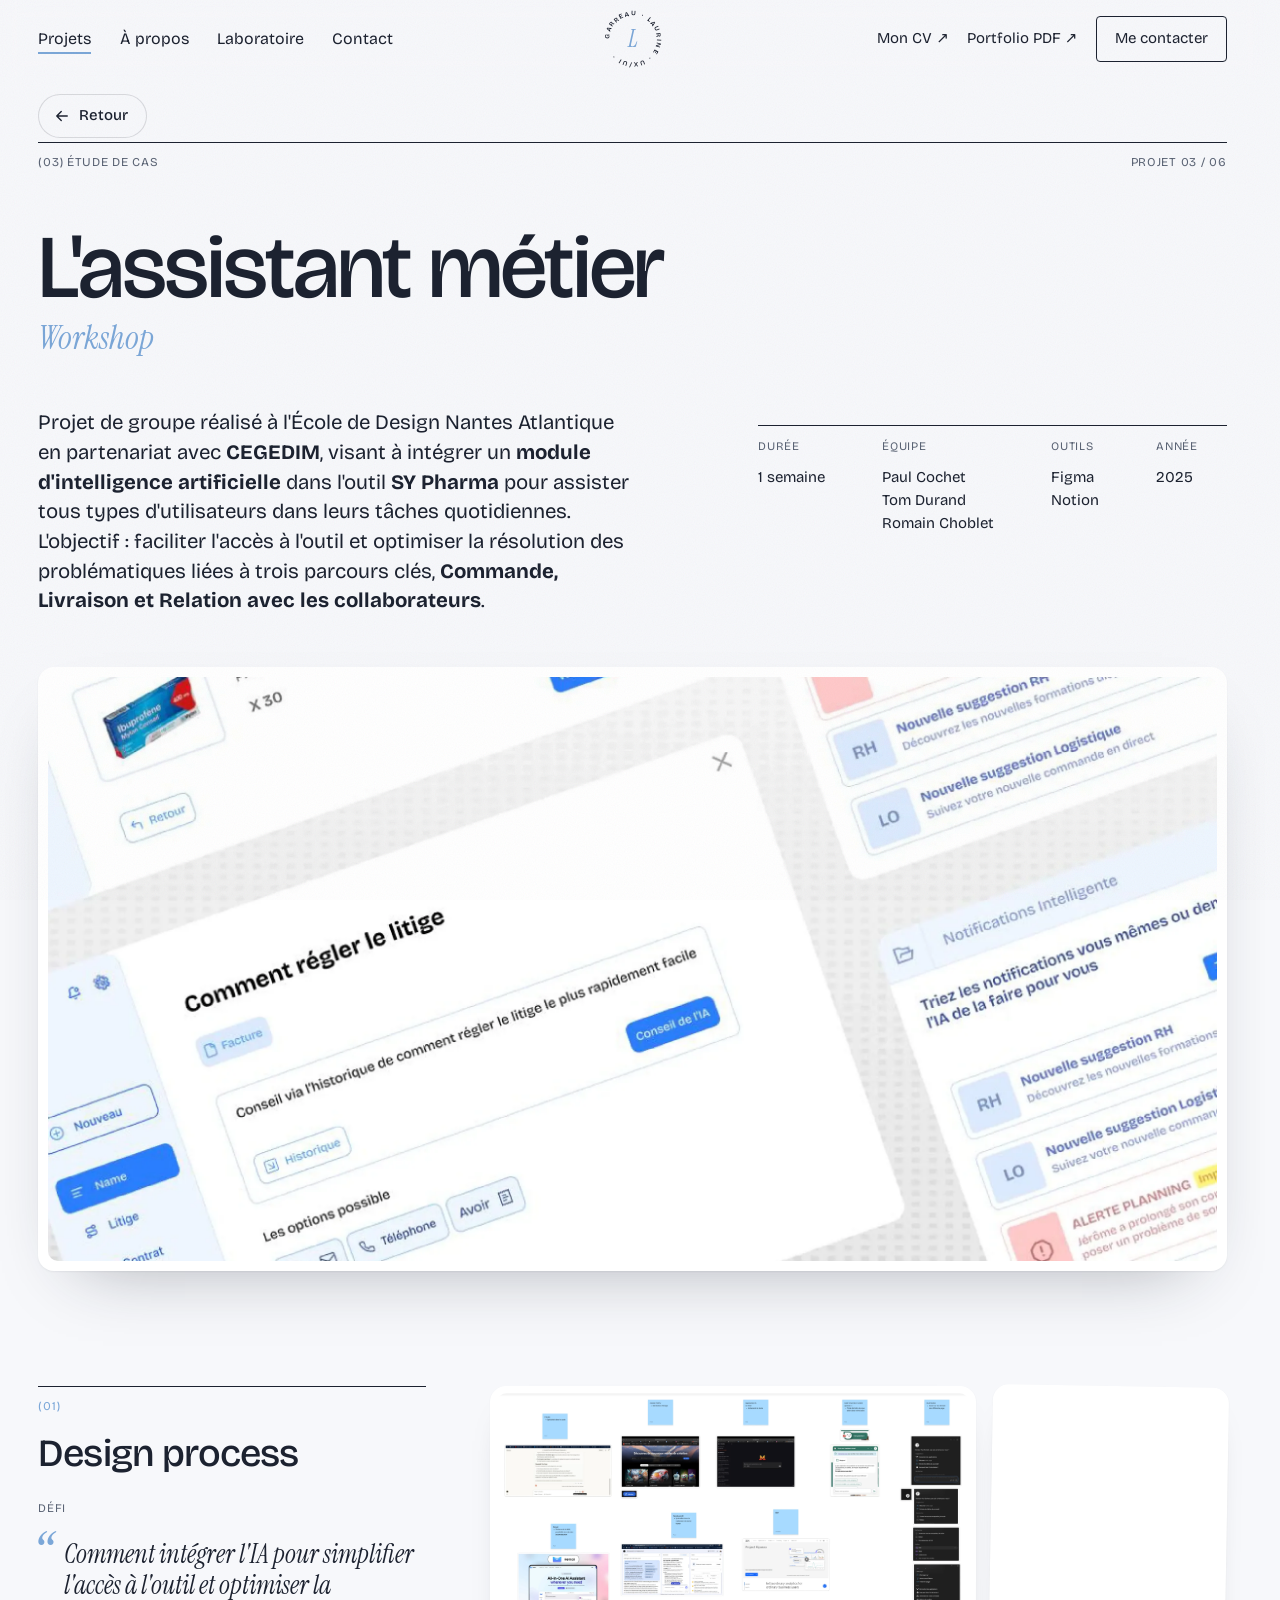
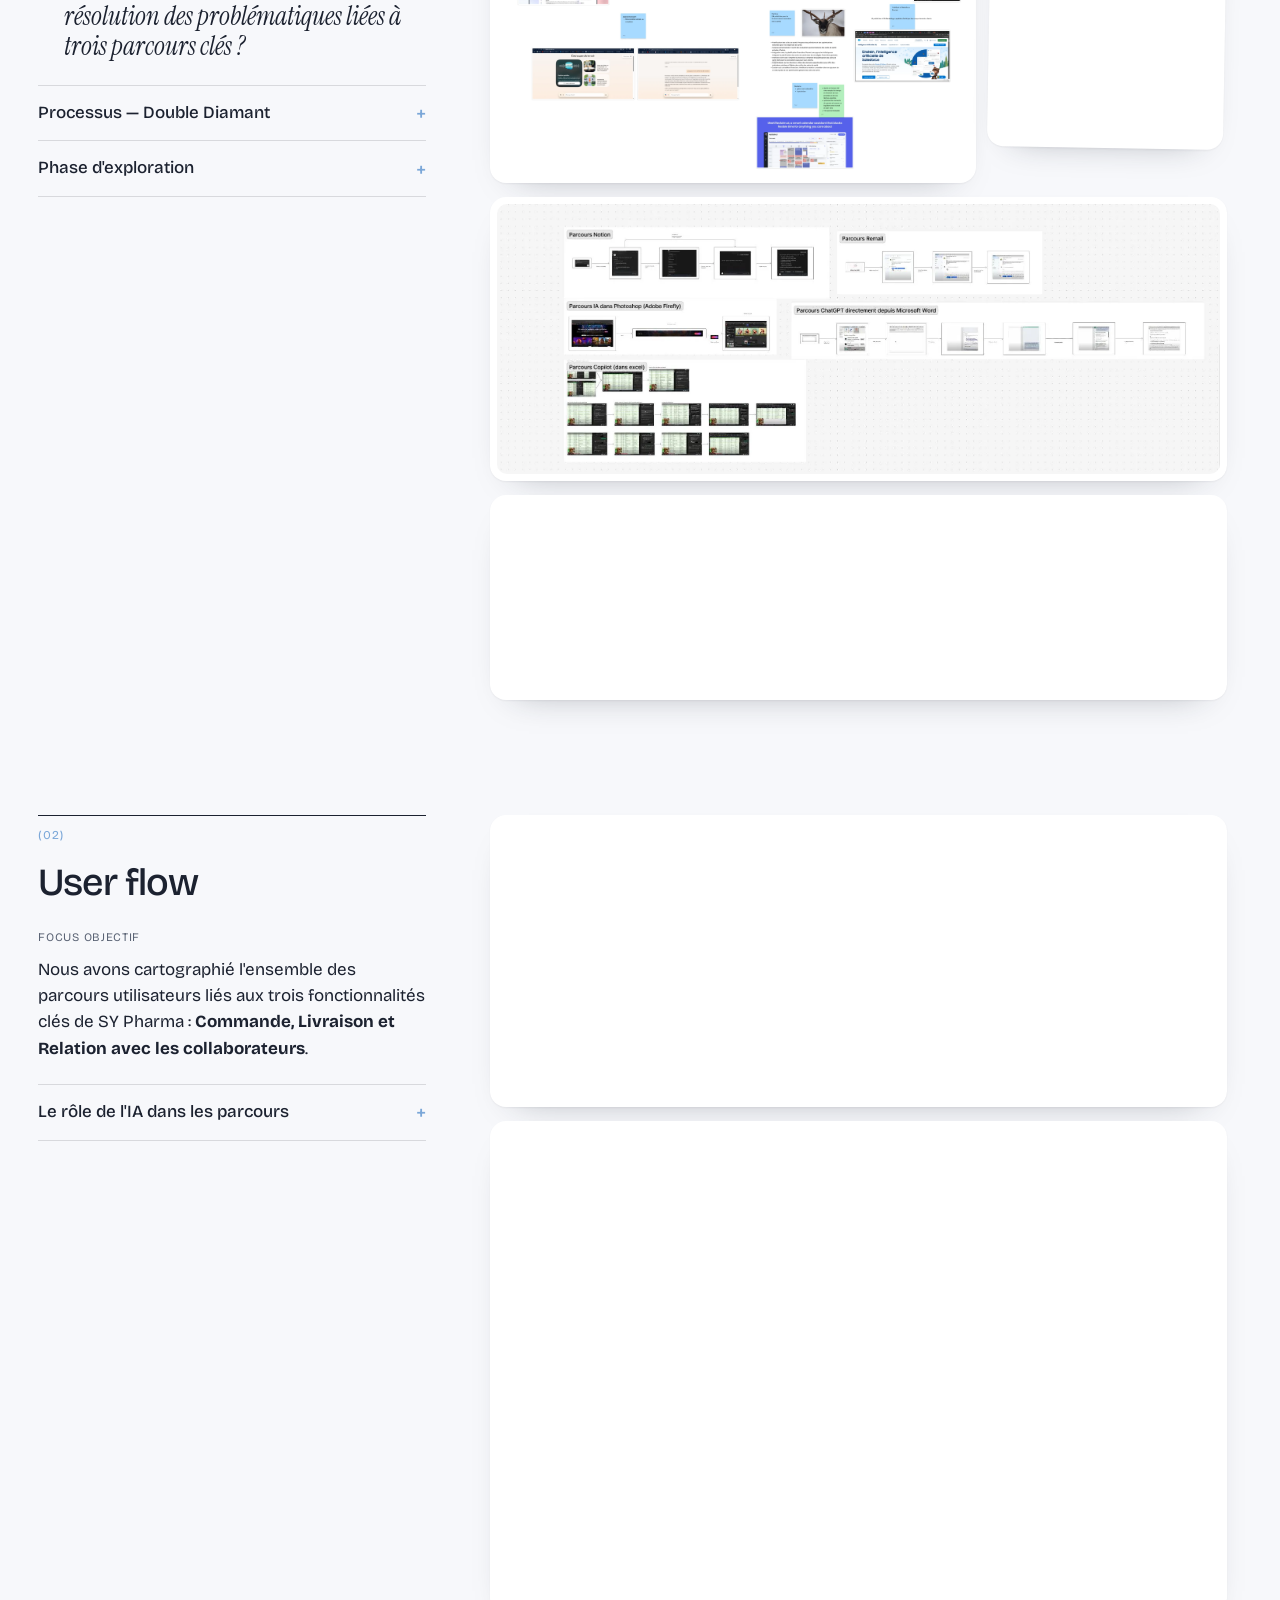
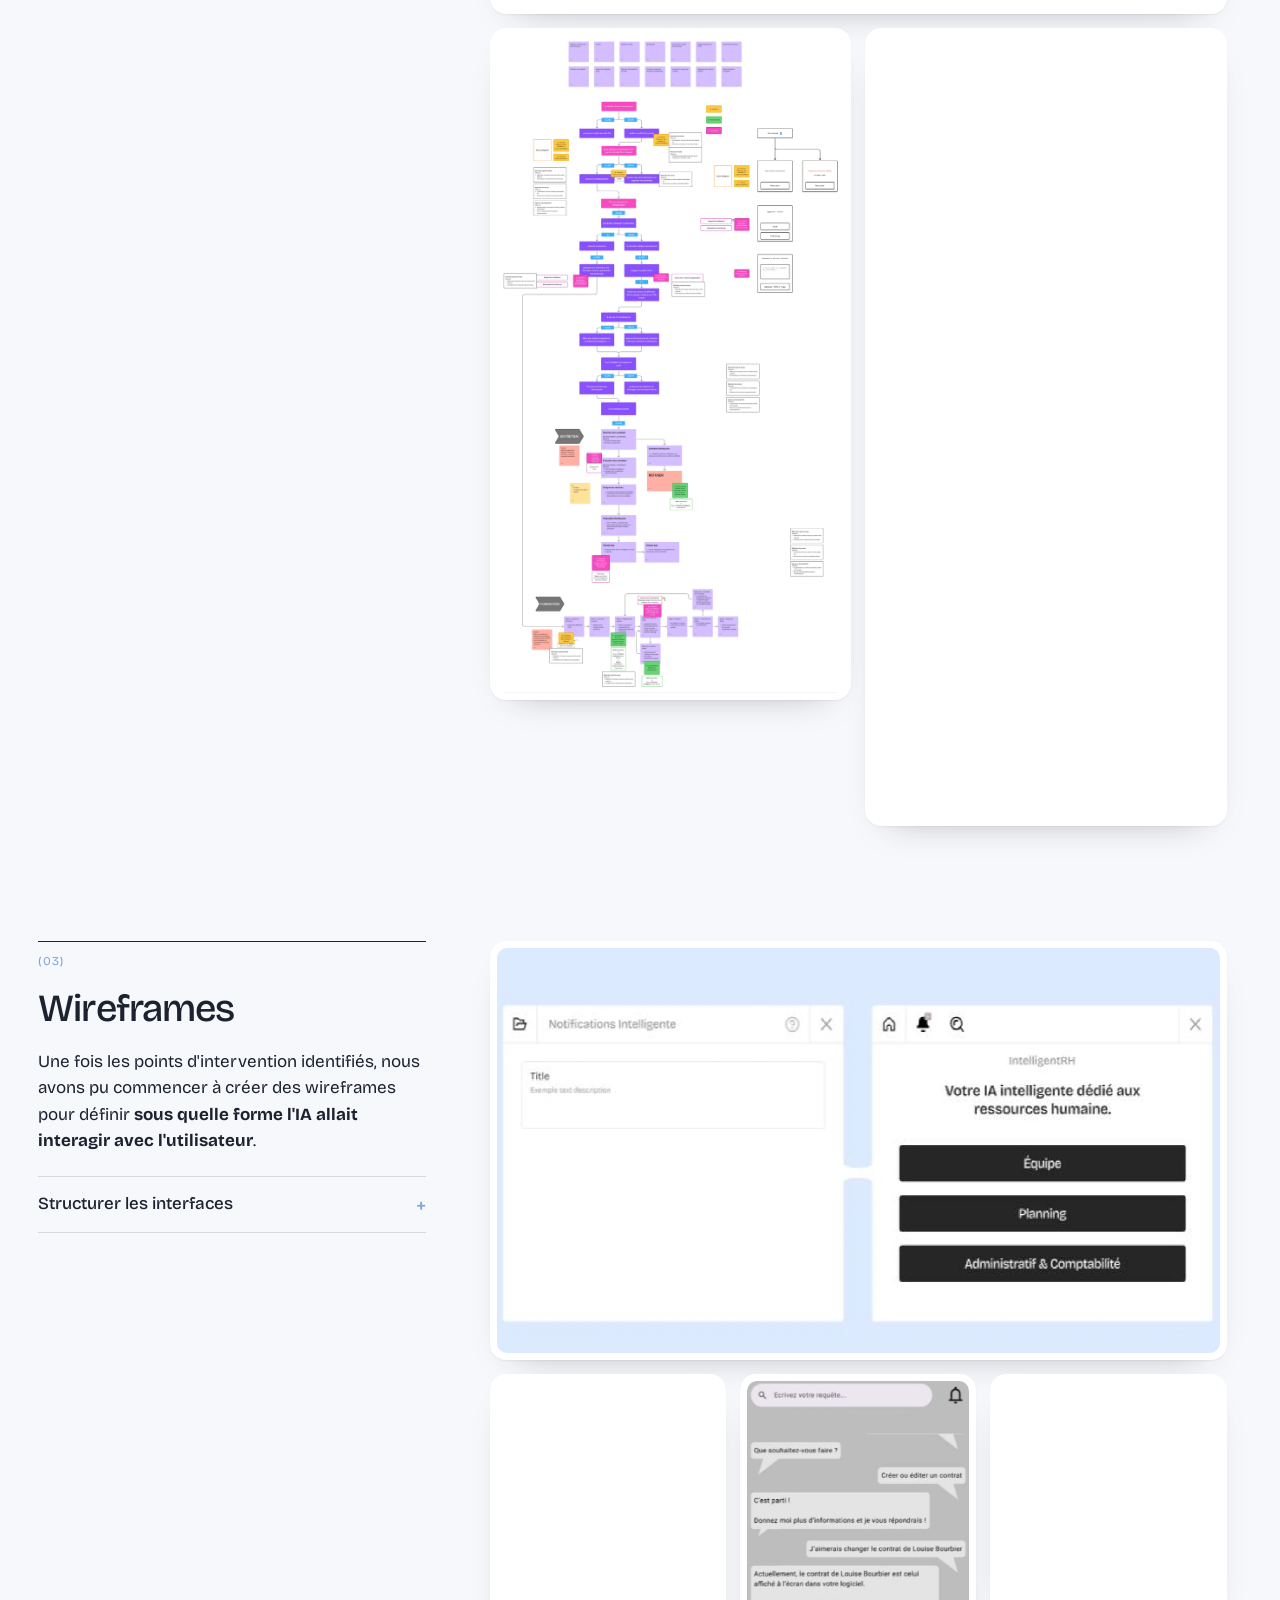
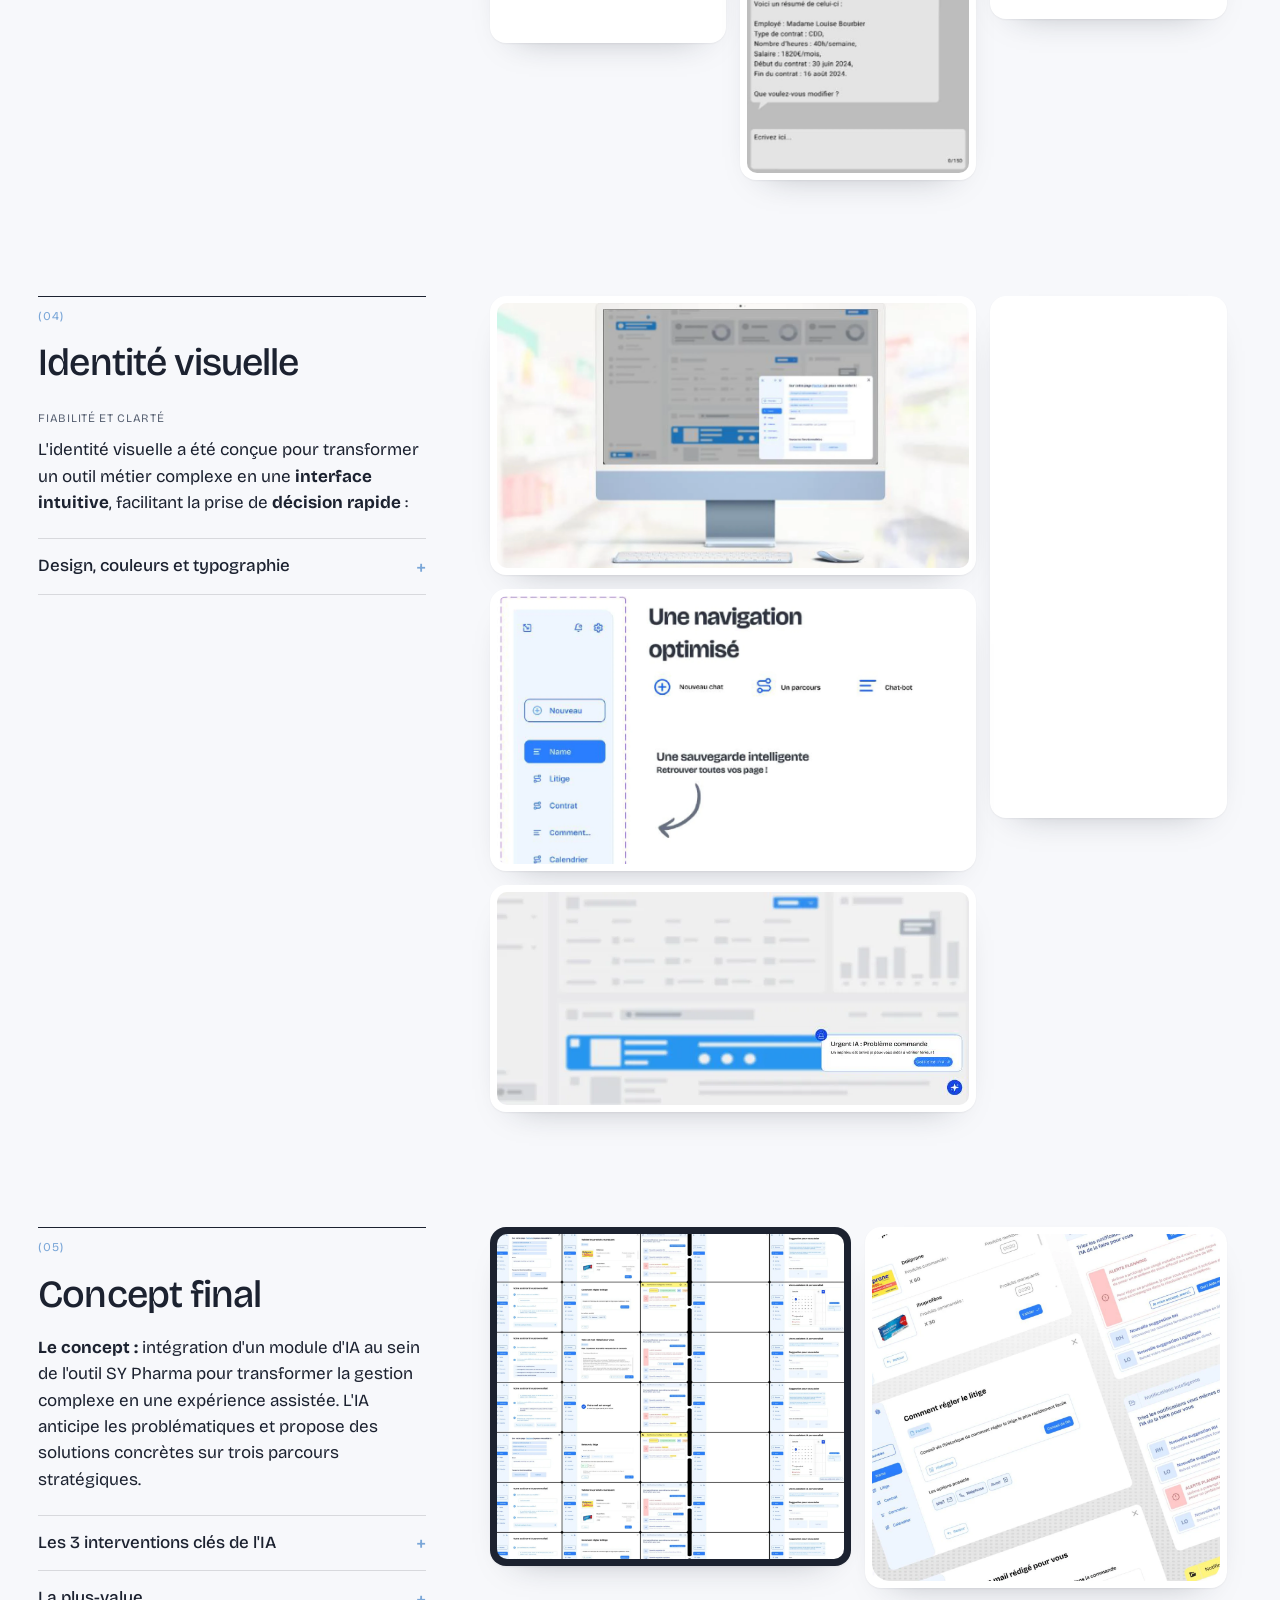
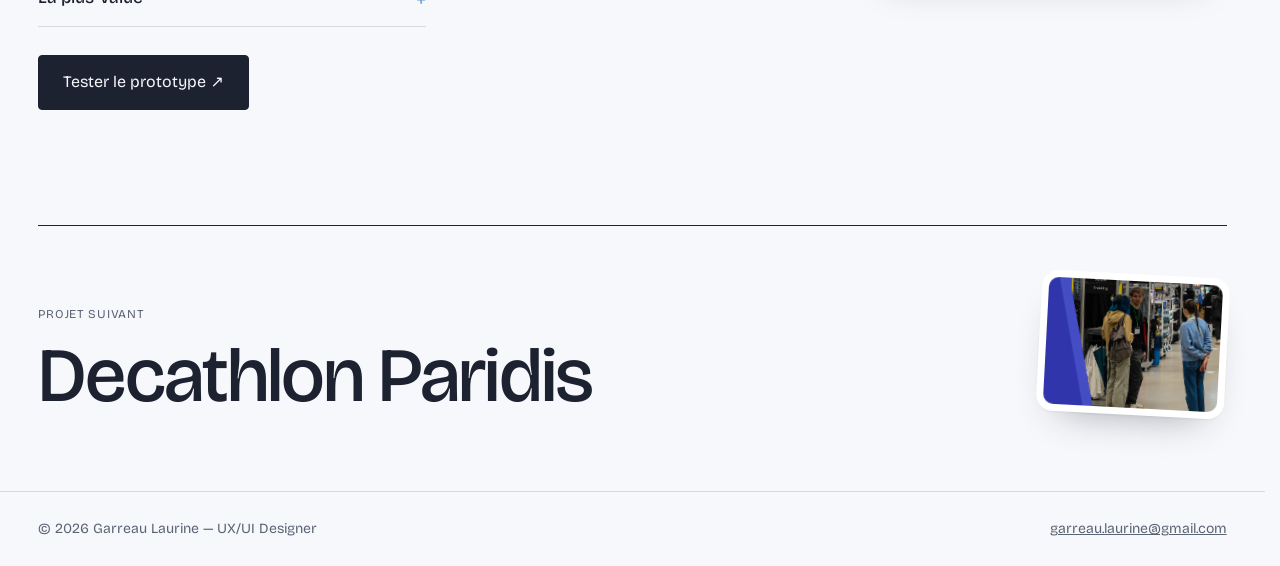
<file: assistant-metier.html>
<!doctype html>
<html lang="fr">
<head>
  <meta charset="utf-8">
  <meta name="viewport" content="width=device-width, initial-scale=1">
  <title>L'assistant métier — Laurine Garreau</title>
  <meta name="description" content="Projet 03 — Workshop avec Cegedim : intégrer un module d'intelligence artificielle proactif dans l'outil SY Pharma.">
  <!-- Aperçu du lien quand on le partage (messageries, réseaux) -->
  <meta property="og:type" content="website">
  <meta property="og:site_name" content="Laurine Garreau — Portfolio">
  <meta property="og:title" content="L'assistant métier — Laurine Garreau">
  <meta property="og:description" content="Projet 03 — Workshop avec Cegedim : intégrer un module d'intelligence artificielle proactif dans l'outil SY Pharma.">
  <meta property="og:url" content="https://laurinegarreau.github.io/portfolio-laurine-garreau/assistant-metier.html">
  <meta property="og:image" content="https://laurinegarreau.github.io/portfolio-laurine-garreau/assets/img/assistant-cover.webp?v=20261114">
  <meta property="og:locale" content="fr_FR">
  <meta name="twitter:card" content="summary_large_image">
  <meta name="twitter:image" content="https://laurinegarreau.github.io/portfolio-laurine-garreau/assets/img/assistant-cover.webp?v=20261114">
  <link rel="preconnect" href="https://fonts.googleapis.com">
  <link rel="preconnect" href="https://fonts.gstatic.com" crossorigin>
  <link href="https://fonts.googleapis.com/css2?family=Bricolage+Grotesque:opsz,wght@12..96,200..800&family=Instrument+Serif:ital@0;1&display=swap" rel="stylesheet">
  <link rel="stylesheet" href="assets/css/style.css?v=20261114">
</head>
<body>

<header class="site-header">
  <div class="wrap">
    <nav class="nav" aria-label="Navigation principale">
      <a href="index.html#projets" aria-current="page">Projets</a>
      <a href="index.html#a-propos">À propos</a>
      <a href="laboratoire.html">Laboratoire</a>
      <a href="index.html#contact">Contact</a>
    </nav>
    <a class="badge" href="index.html" aria-label="Accueil — Laurine Garreau">
      <svg viewBox="0 0 100 100" aria-hidden="true">
        <defs><path id="circle" d="M50 50 m-38 0 a38 38 0 1 1 76 0 a38 38 0 1 1 -76 0"/></defs>
        <text><textPath href="#circle">Garreau · Laurine · UX/UI ·</textPath></text>
      </svg>
      <span class="mono">L</span>
    </a>
    <div class="header-right">
      <a class="cv" href="assets/docs/cv-laurine-garreau.pdf?v=20261114b" target="_blank" rel="noopener">Mon CV ↗</a>
      <a class="cv" href="assets/docs/Portfolio%20Garreau%20Laurine.pdf?v=20261114c" target="_blank" rel="noopener">Portfolio PDF ↗</a>
      <a class="btn" href="index.html#contact">Me contacter</a>
      <button class="menu-toggle" aria-label="Menu" aria-expanded="false"><span></span><span></span></button>
    </div>
  </div>
</header>
<!-- Retour : toujours visible en haut à gauche, sous l'en-tête -->
<a class="back-float" href="index.html#projets" data-back aria-label="Revenir en arrière"><svg viewBox="0 0 24 24" fill="none" stroke="currentColor" stroke-width="1.8" stroke-linecap="round" stroke-linejoin="round" aria-hidden="true"><path d="M19 12H5M11 6l-6 6 6 6"/></svg><span>Retour</span></a>

<main>
  <section class="project-hero">
    <div class="wrap">
      <div class="rule-head"><span>(03) Étude de cas</span><span>Projet 03 / 06</span></div>
      <h1 class="display project-title">L'assistant métier</h1>
      <p class="project-sub">Workshop</p>

      <div class="project-intro">
        <p class="lead">Projet de groupe réalisé à l'École de Design Nantes Atlantique en partenariat avec <strong>CEGEDIM</strong>, visant à intégrer un <strong>module d'intelligence artificielle</strong> dans l'outil <strong>SY Pharma</strong> pour assister tous types d'utilisateurs dans leurs tâches quotidiennes. L'objectif : faciliter l'accès à l'outil et optimiser la résolution des problématiques liées à trois parcours clés, <strong>Commande, Livraison et Relation avec les collaborateurs</strong>.</p>
        <dl class="meta">
          <dt>Durée</dt><dd>1 semaine</dd>
          <dt>Équipe</dt><dd><span>Paul Cochet</span><span>Tom Durand</span><span>Romain Choblet</span></dd>
          <dt>Outils</dt><dd><span class="tag">Figma</span> <span class="tag">Notion</span></dd>
          <dt>Année</dt><dd>2025</dd>
        </dl>
      </div>
    </div>
  </section>

  <div class="wrap">
    <div class="project-cover reveal"><img src="assets/img/assistant-cover.webp?v=20261114" alt="Écrans de l'assistant : litige, notifications intelligentes, produits manquants" width="2400" height="2252" decoding="async"></div>

    <div class="chapters">
      <article class="chapter">
        <div class="chapter-text reveal">
          <span class="num">01</span>
          <h2 class="display h3">Design process</h2>
          <h3>Défi</h3>
          <blockquote>Comment intégrer l'IA pour simplifier l'accès à l'outil et optimiser la résolution des problématiques liées à trois parcours clés ?</blockquote>
          <div class="mores">
          <details class="more"><summary>Processus — Double Diamant</summary><div class="more-body">
<ul>
            <li>Recherche et découverte</li>
            <li>Définition et personas</li>
            <li>Développement d'idées</li>
            <li>Wireframe et prototypage</li>
          </ul>
          </div></details>
          <details class="more"><summary>Phase d'exploration</summary><div class="more-body">
<p><strong>Ce que nous avons analysé :</strong></p>
          <ul>
            <li>Veille approfondie d'<strong>outils d'IA existants</strong> : Notion AI, Claude, Firefly, ChatAudit (Crédit Agricole), IBM Watson, NotebookLM, Remail et Copilot.</li>
            <li>Étude des <strong>trois types d'apprentissage machine</strong> (supervisé, non supervisé et par renforcement) pour identifier les approches les plus adaptées à nos besoins de <strong>prédiction</strong> et d'<strong>automatisation</strong>.</li>
          </ul>
          <p><strong>Ce que nous en retenons :</strong></p>
          <ul>
            <li>Le marché de l'IA est en <strong>pleine expansion</strong> : 15 700 milliards de dollars d'ici 2030 selon PwC.</li>
            <li>L'IA doit être pensée comme un <strong>assistant transparent et explicable</strong>, où <strong>l'humain reste toujours décisionnaire</strong>.</li>
            <li>La clé réside dans la capacité à <strong>anticiper les besoins</strong> tout en <strong>respectant l'éthique</strong> et la <strong>confidentialité des données</strong>.</li>
          </ul>
          </div></details>
          </div>
        </div>
        <div class="gallery reveal">
          <button class="shot four"><img src="assets/img/assistant-veille.webp?v=202611032150" alt="Veille de l'existant sur les outils d'IA" loading="lazy" width="2400" height="1942" decoding="async"></button>
          <button class="shot paper two"><img src="assets/img/assistant-postits.webp?v=20261114" alt="Post-its d'atelier au mur" loading="lazy" width="1533" height="2400" decoding="async"></button>
          <button class="shot full"><img src="assets/img/assistant-parcours-ia.webp?v=202611031959" alt="Parcours IA dans Notion, Remail, Photoshop et Word" loading="lazy" width="1861" height="695" decoding="async"></button>
          <button class="shot full"><img src="assets/img/assistant-collegue.webp?v=202611031959" alt="Atelier : un collègue idéal c'est quoi ?" loading="lazy" width="2372" height="628" decoding="async"></button>
        </div>
      </article>

      <article class="chapter">
        <div class="chapter-text reveal">
          <span class="num">02</span>
          <h2 class="display h3">User flow</h2>
          <h3>Focus objectif</h3>
          <p>Nous avons cartographié l'ensemble des parcours utilisateurs liés aux trois fonctionnalités clés de SY Pharma : <strong>Commande, Livraison et Relation avec les collaborateurs</strong>.</p>
          <div class="mores">
          <details class="more"><summary>Le rôle de l'IA dans les parcours</summary><div class="more-body">
<p>Cette visualisation complète nous a permis d'identifier précisément les moments où l'IA pourrait intervenir pour apporter une réelle <strong>valeur ajoutée</strong>. Pour chaque point d'intervention identifié, nous avons défini comment l'IA assiste l'utilisateur : par la <strong>prédiction</strong> (anticipation des besoins), l'<strong>automatisation</strong> (tâches répétitives) ou la <strong>génération</strong> (création de contenu), tout en maintenant l'humain au centre des décisions importantes.</p>
          </div></details>
          </div>
        </div>
        <div class="gallery reveal">
          <button class="shot full"><img src="assets/img/assistant-flow-1.webp?v=202611032150" alt="User flow commande" loading="lazy" width="2400" height="923" decoding="async"></button>
          <button class="shot full"><img src="assets/img/assistant-flow-4.webp?v=202611032150" alt="User flow actions RH" loading="lazy" width="2206" height="1464" decoding="async"></button>
          <button class="shot"><img src="assets/img/assistant-flow-3.webp?v=202611032150" alt="User flow détaillé" loading="lazy" width="1600" height="3029" decoding="async"></button>
          <button class="shot"><img src="assets/img/assistant-flow-2.webp?v=202611032150" alt="User flow livraison" loading="lazy" width="1600" height="3610" decoding="async"></button>
        </div>
      </article>

      <article class="chapter">
        <div class="chapter-text reveal">
          <span class="num">03</span>
          <h2 class="display h3">Wireframes</h2>
          <p>Une fois les points d'intervention identifiés, nous avons pu commencer à créer des wireframes pour définir <strong>sous quelle forme l'IA allait interagir avec l'utilisateur</strong>.</p>
          <div class="mores">
          <details class="more"><summary>Structurer les interfaces</summary><div class="more-body">
<p>Face au grand nombre de champs que l'IA devait couvrir : <strong>gestion RH, gestion de stocks, réception de commande, etc.</strong> Nous avons dû structurer les interfaces pour rendre ces interactions <strong>claires et accessibles</strong>. L'objectif était de concevoir un système modulaire capable de s'adapter aux différents contextes tout en maintenant une <strong>cohérence d'expérience</strong> à travers tous les parcours.</p>
          </div></details>
          </div>
        </div>
        <div class="gallery reveal">
          <button class="shot full"><img src="assets/img/assistant-wf-5.webp?v=202611031959" alt="Wireframe notifications intelligentes et IA RH" loading="lazy" width="2260" height="1266" decoding="async"></button>
          <button class="shot two"><img src="assets/img/assistant-wf-1.webp?v=202611031959" alt="Wireframe accueil de l'assistant" loading="lazy" width="997" height="1144" decoding="async"></button>
          <button class="shot two"><img src="assets/img/assistant-wf-2.webp?v=202611031959" alt="Wireframe de conversation avec l'IA" loading="lazy" width="1006" height="1777" decoding="async"></button>
          <button class="shot two"><img src="assets/img/assistant-wf-4.webp?v=202611031959" alt="Wireframe suggestions" loading="lazy" width="997" height="1039" decoding="async"></button>
        </div>
      </article>

      <article class="chapter">
        <div class="chapter-text reveal">
          <span class="num">04</span>
          <h2 class="display h3">Identité visuelle</h2>
          <h3>Fiabilité et clarté</h3>
          <p>L'identité visuelle a été conçue pour transformer un outil métier complexe en une <strong>interface intuitive</strong>, facilitant la prise de <strong>décision rapide</strong> :</p>
          <div class="mores">
          <details class="more"><summary>Design, couleurs et typographie</summary><div class="more-body">
<ul>
            <li><strong>Design épuré et modulaire :</strong> une structure organisée pour hiérarchiser les données denses et mettre en évidence les <strong>interventions de l'IA</strong>.</li>
            <li><strong>Palette de couleurs :</strong> une dominance de <strong>bleus</strong> pour garantir un rendu professionnel, complétée par des <strong>jaunes et rouges</strong> dédiés exclusivement aux <strong>notifications importantes</strong> et aux alertes critiques.</li>
            <li><strong>Typographie :</strong> <strong>Bricolage Grotesque</strong> apporte une modernité permettant d'<strong>humaniser l'interface</strong> tout en restant très efficace pour la lecture de données.</li>
          </ul>
          </div></details>
          </div>
        </div>
        <div class="gallery gallery--dense reveal">
          <button class="shot four"><img src="assets/img/assistant-imac.webp?v=202611031959" alt="Interface SY Pharma sur iMac" loading="lazy" width="2153" height="1208" decoding="async"></button>
          <button class="shot two tall"><img src="assets/img/assistant-palette.webp?v=202611031959" alt="Palette de bleus" loading="lazy" width="1032" height="2362" decoding="async"></button>
          <button class="shot four"><img src="assets/img/assistant-navigation.webp?v=202611031959" alt="Une navigation optimisée" loading="lazy" width="2152" height="1222" decoding="async"></button>
          <button class="shot four"><img src="assets/img/assistant-alerte.webp?v=202611031959" alt="Notification urgente de l'IA" loading="lazy" width="818" height="369" decoding="async"></button>
        </div>
      </article>

      <article class="chapter">
        <div class="chapter-text reveal">
          <span class="num">05</span>
          <h2 class="display h3">Concept final</h2>
          <p><strong>Le concept :</strong> intégration d'un module d'IA au sein de l'outil SY Pharma pour transformer la gestion complexe en une expérience assistée. L'IA anticipe les problématiques et propose des solutions concrètes sur trois parcours stratégiques.</p>
          <div class="mores">
          <details class="more"><summary>Les 3 interventions clés de l'IA</summary><div class="more-body">
<ul>
            <li><strong>Gestion du planning (RH) :</strong> en cas d'absence d'un profil essentiel, l'IA génère une <strong>alerte immédiate</strong> et propose une <strong>réorganisation automatique</strong> de l'emploi du temps pour assurer la continuité.</li>
            <li><strong>Administration &amp; contrats :</strong> simplification radicale via des <strong>commandes textuelles</strong>. L'utilisateur peut <strong>générer des factures</strong> ou rédiger <strong>des mails automatiques</strong> personnalisés en formulant simplement ses instructions.</li>
            <li><strong>Résolution des litiges :</strong> face à des produits endommagés ou manquants, l'IA détecte l'anomalie et rédige instantanément une <strong>proposition d'email de réclamation</strong> structurée pour le fournisseur.</li>
          </ul>
          </div></details>
          <details class="more"><summary>La plus-value</summary><div class="more-body">
<p>L'interface a été pensée pour que l'IA ne remplace jamais l'humain : elle intervient sous forme de <strong>suggestions contextuelles</strong>. L'objectif est de passer d'une gestion subie à une <strong>gestion pilotée</strong>, où chaque décision reste entre les mains de l'utilisateur.</p>
          </div></details>
          </div>
          <a class="btn btn--solid proto" href="https://www.figma.com/proto/APmvf3rRIlkXhik9Rl4zRG/Workshop-Cegedim?page-id=2091%3A39265&amp;node-id=2091-39525&amp;viewport=370%2C281%2C0.18&amp;t=da74CAvuEyvSGYVZ-1&amp;scaling=scale-down&amp;content-scaling=fixed&amp;starting-point-node-id=2091%3A39525" target="_blank" rel="noopener">Tester le prototype ↗</a>
        </div>
        <div class="gallery reveal">
          <button class="shot dark"><img src="assets/img/assistant-final.webp?v=20261114" alt="Ensemble des écrans finaux de l'assistant" loading="lazy" width="2360" height="2208" decoding="async"></button>
          <button class="shot"><img src="assets/img/assistant-thumb.webp?v=202611031959" alt="Écrans de l'assistant en perspective" loading="lazy" width="1134" height="1134" decoding="async"></button>
        </div>
      </article>
    </div>

    <a class="next" href="decathlon.html">
      <div><p class="eyebrow">Projet suivant</p><span class="display">Decathlon Paridis</span></div>
      <span class="inline-img"><img src="assets/img/deca-thumb.webp?v=202611031959" alt="" width="1134" height="1134" decoding="async"></span>
    </a>
  </div>
</main>

<footer class="site-footer">
  <div class="wrap">
    <span>© <span data-year>2026</span> Garreau Laurine — UX/UI Designer</span>
    <a href="mailto:garreau.laurine@gmail.com">garreau.laurine@gmail.com</a>
  </div>
</footer>

<script src="assets/js/main.js?v=20261114"></script>
</body>
</html>
</file>
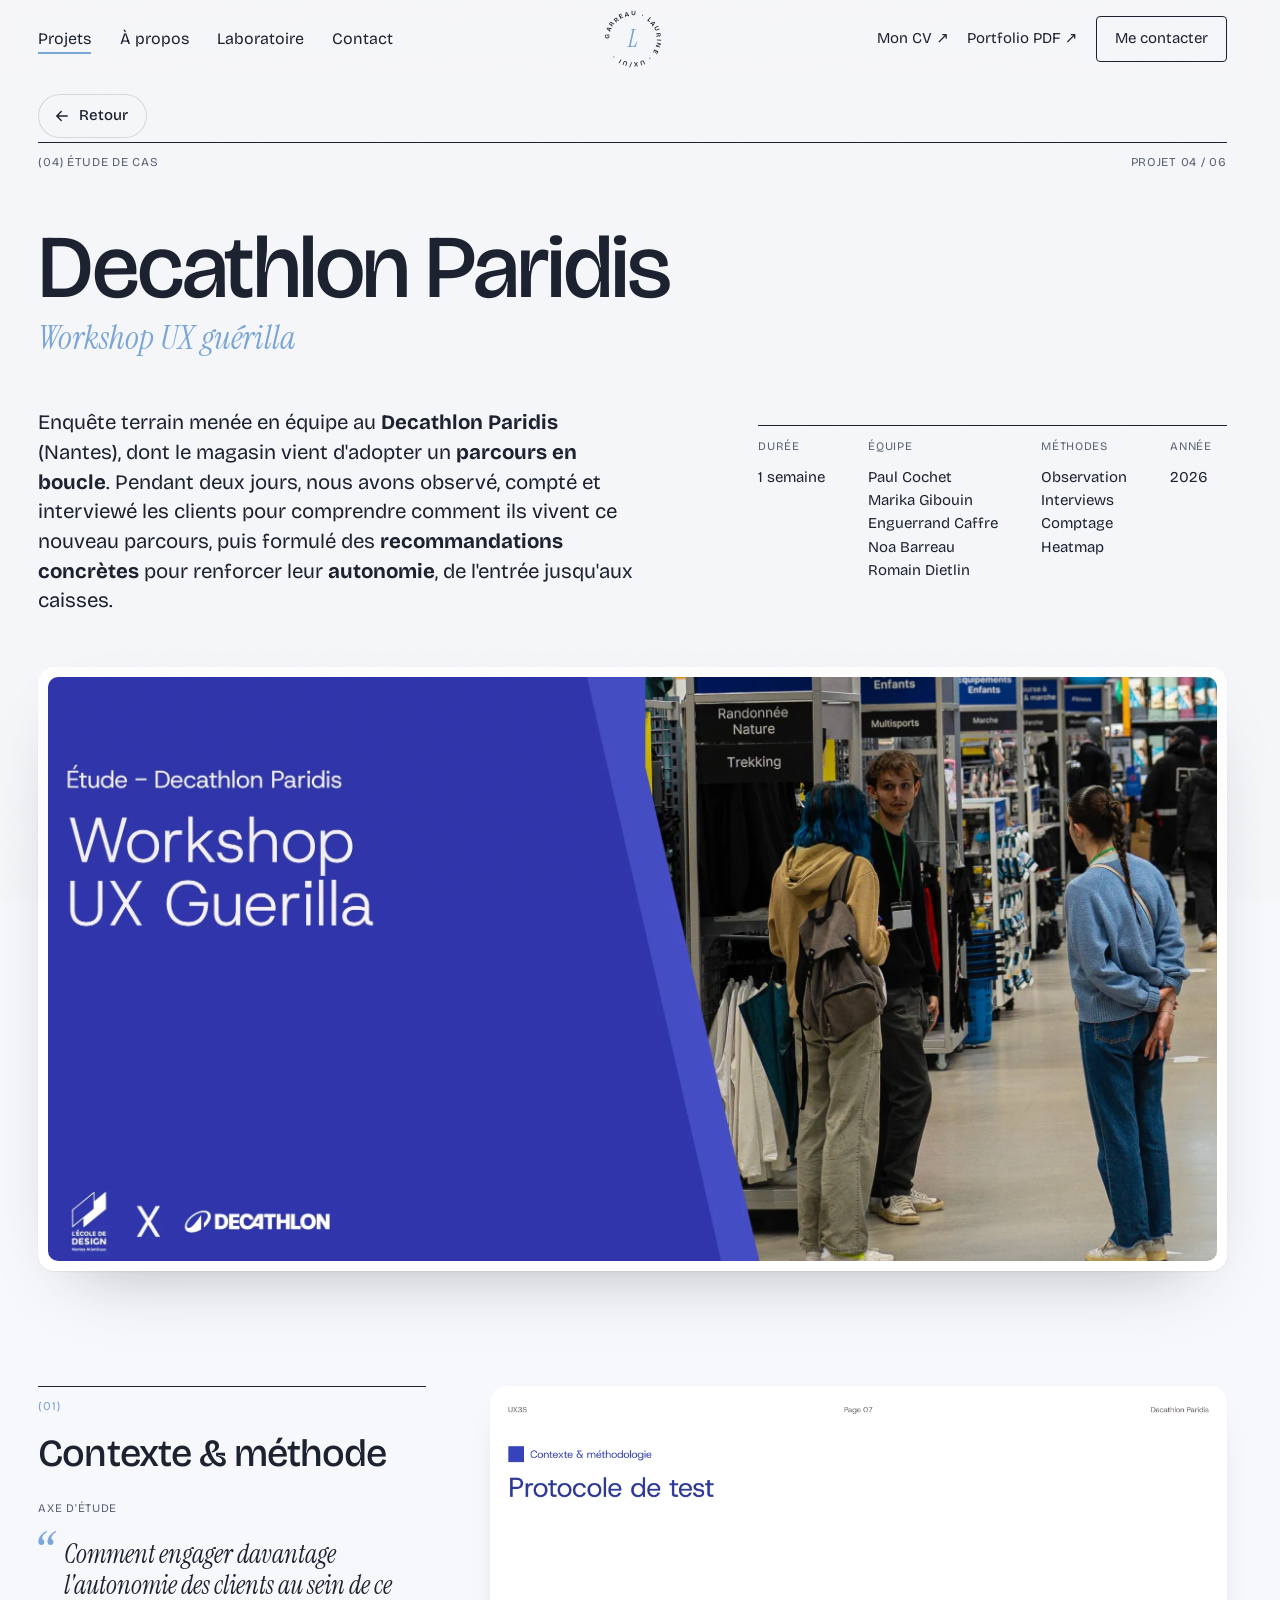
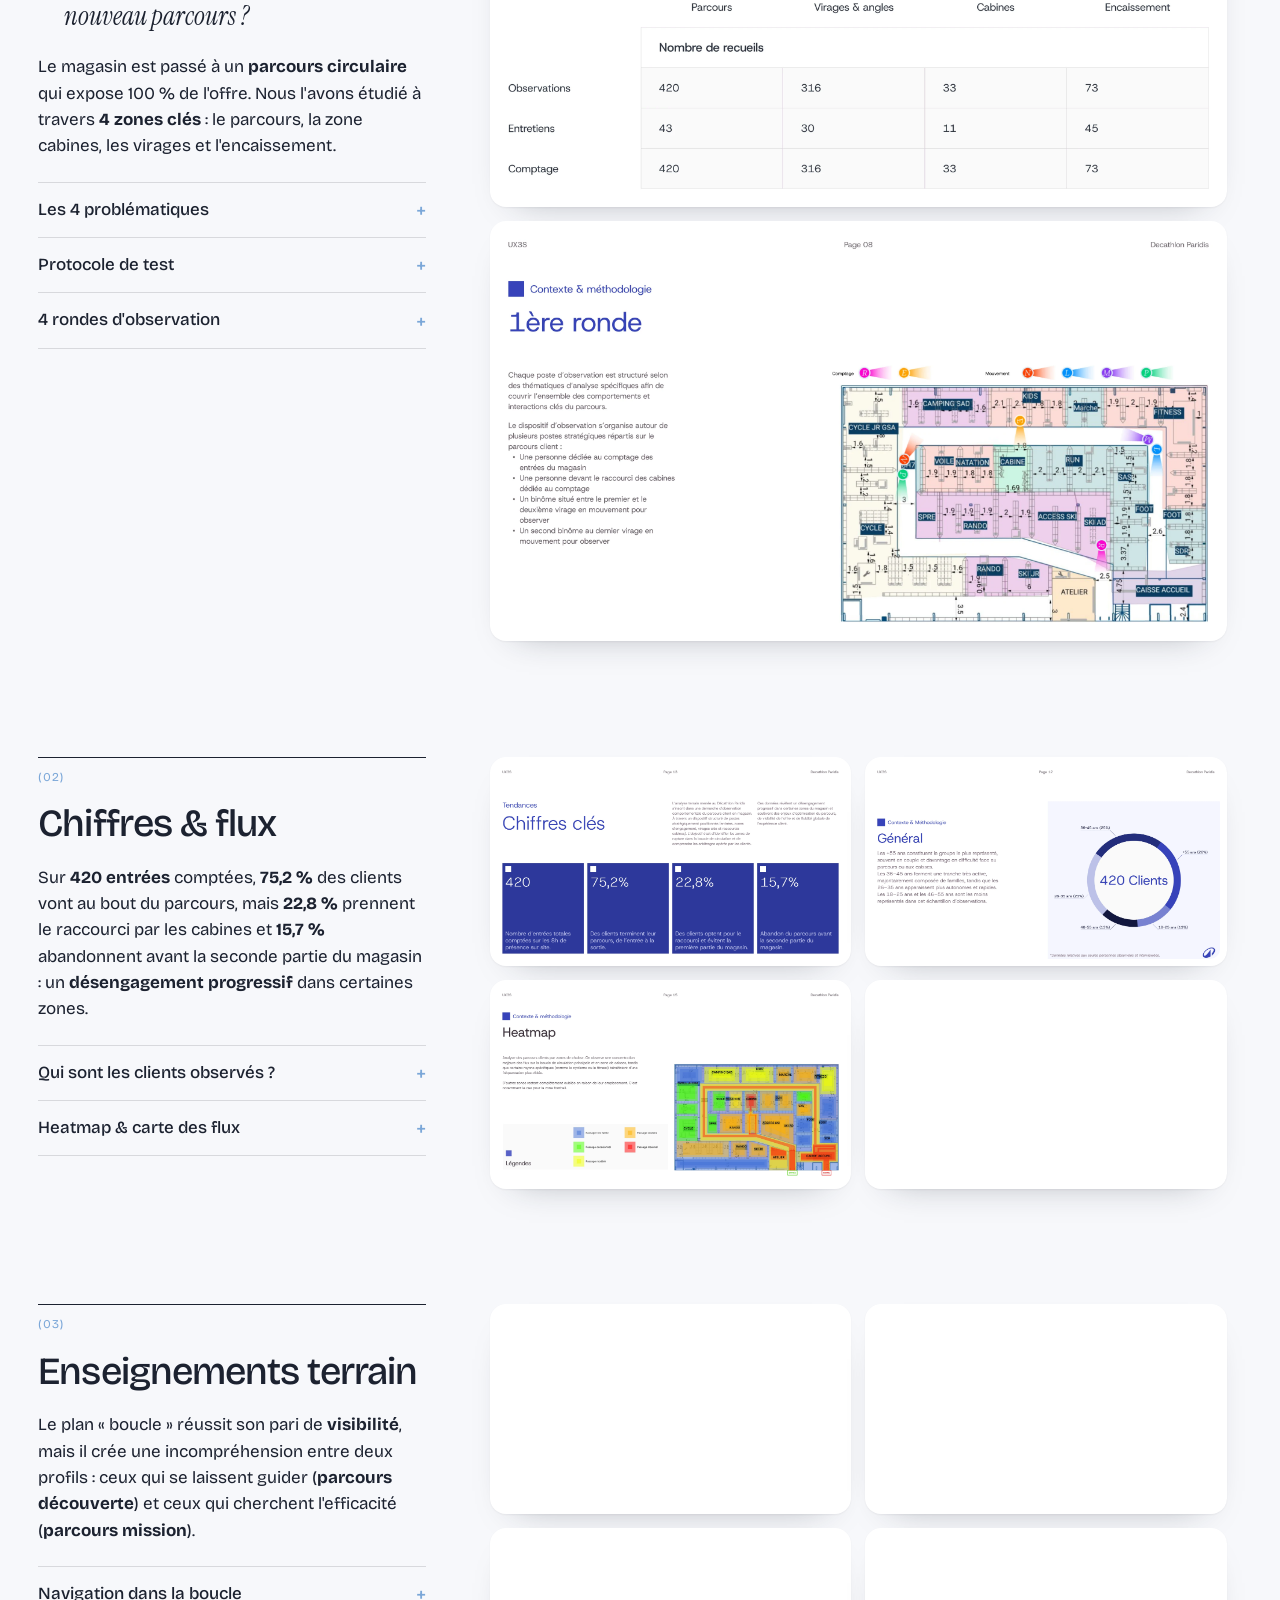
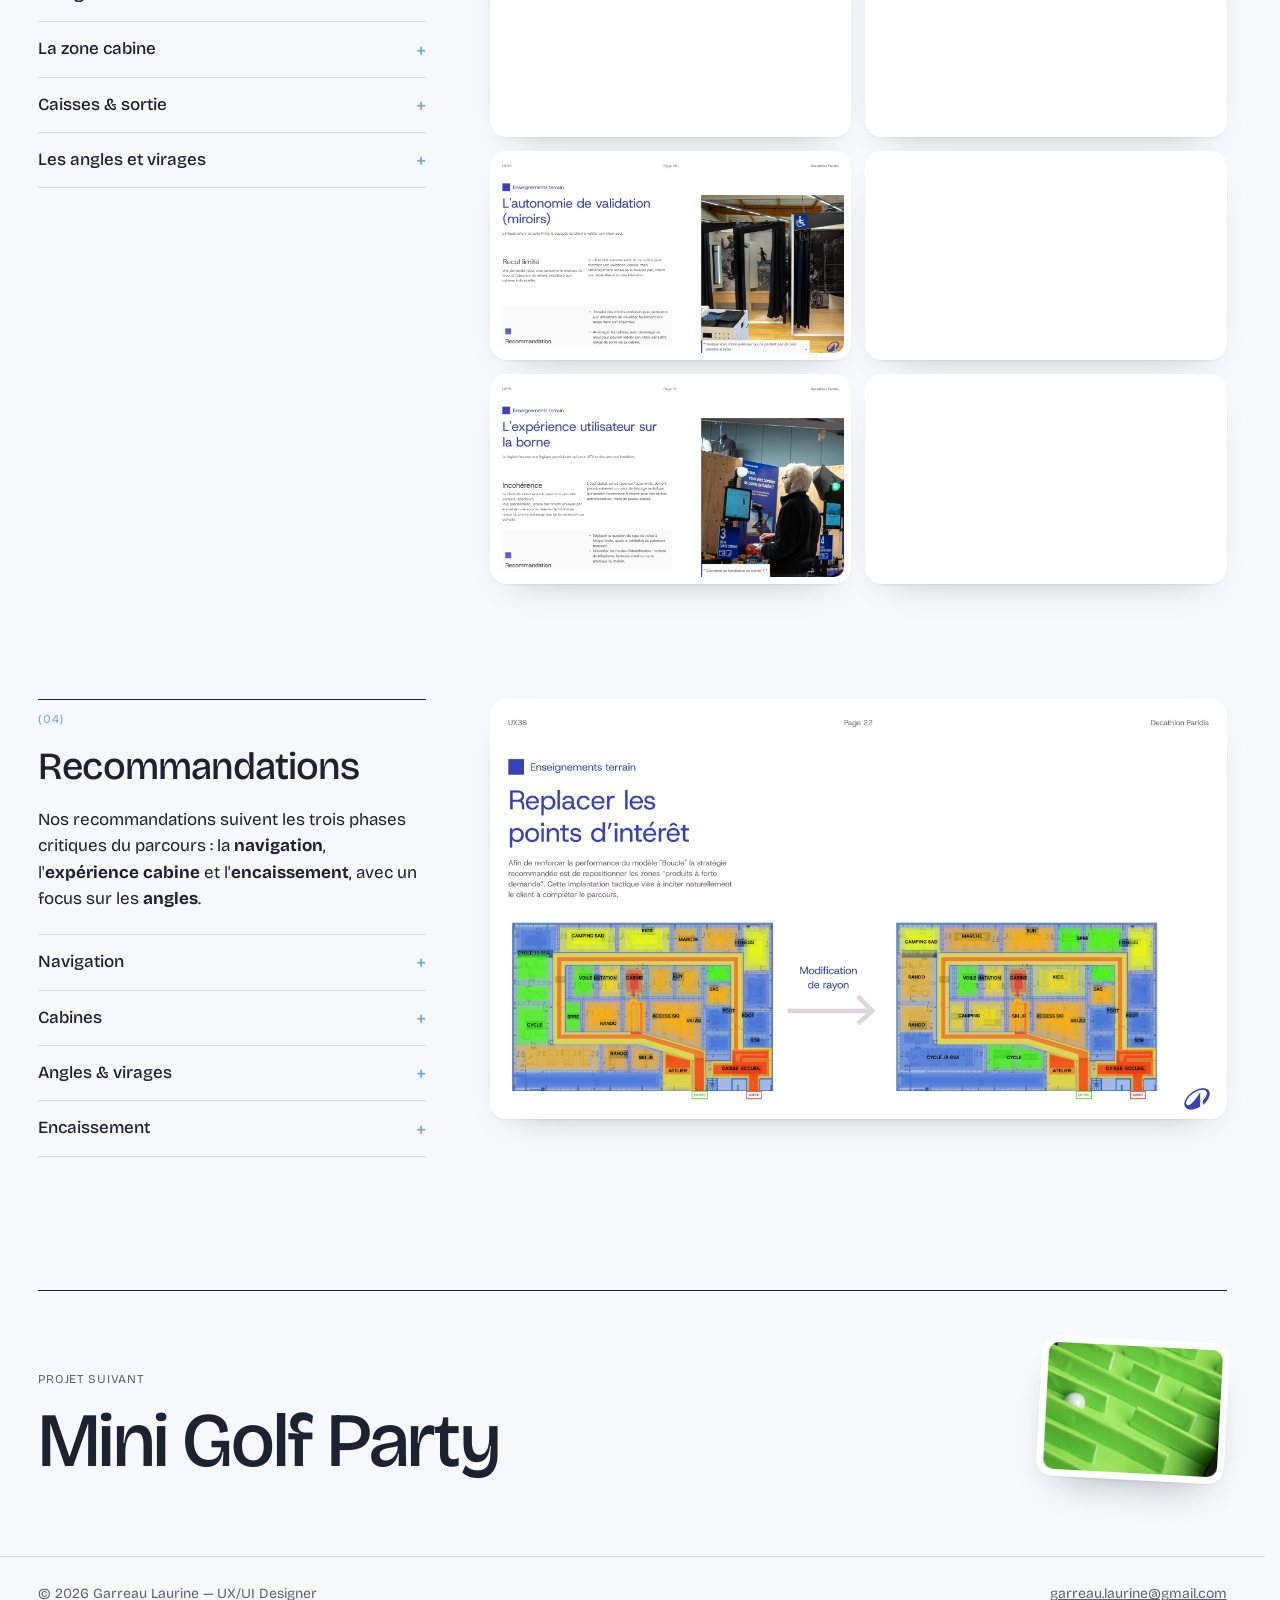
<file: decathlon.html>
<!doctype html>
<html lang="fr">
<head>
  <meta charset="utf-8">
  <meta name="viewport" content="width=device-width, initial-scale=1">
  <title>Decathlon Paridis — Laurine Garreau</title>
  <meta name="description" content="Projet 04 — Workshop UX guérilla : enquête terrain sur le parcours client du Decathlon Paridis et recommandations pour renforcer l'autonomie des clients.">
  <!-- Aperçu du lien quand on le partage (messageries, réseaux) -->
  <meta property="og:type" content="website">
  <meta property="og:site_name" content="Laurine Garreau — Portfolio">
  <meta property="og:title" content="Decathlon Paridis — Laurine Garreau">
  <meta property="og:description" content="Projet 04 — Workshop UX guérilla : enquête terrain sur le parcours client du Decathlon Paridis et recommandations pour renforcer l'autonomie des clients.">
  <meta property="og:url" content="https://laurinegarreau.github.io/portfolio-laurine-garreau/decathlon.html">
  <meta property="og:image" content="https://laurinegarreau.github.io/portfolio-laurine-garreau/assets/img/deca-cover.webp?v=20261114">
  <meta property="og:locale" content="fr_FR">
  <meta name="twitter:card" content="summary_large_image">
  <meta name="twitter:image" content="https://laurinegarreau.github.io/portfolio-laurine-garreau/assets/img/deca-cover.webp?v=20261114">
  <link rel="preconnect" href="https://fonts.googleapis.com">
  <link rel="preconnect" href="https://fonts.gstatic.com" crossorigin>
  <link href="https://fonts.googleapis.com/css2?family=Bricolage+Grotesque:opsz,wght@12..96,200..800&family=Instrument+Serif:ital@0;1&display=swap" rel="stylesheet">
  <link rel="stylesheet" href="assets/css/style.css?v=20261114">
</head>
<body>

<header class="site-header">
  <div class="wrap">
    <nav class="nav" aria-label="Navigation principale">
      <a href="index.html#projets" aria-current="page">Projets</a>
      <a href="index.html#a-propos">À propos</a>
      <a href="laboratoire.html">Laboratoire</a>
      <a href="index.html#contact">Contact</a>
    </nav>
    <a class="badge" href="index.html" aria-label="Accueil — Laurine Garreau">
      <svg viewBox="0 0 100 100" aria-hidden="true">
        <defs><path id="circle" d="M50 50 m-38 0 a38 38 0 1 1 76 0 a38 38 0 1 1 -76 0"/></defs>
        <text><textPath href="#circle">Garreau · Laurine · UX/UI ·</textPath></text>
      </svg>
      <span class="mono">L</span>
    </a>
    <div class="header-right">
      <a class="cv" href="assets/docs/cv-laurine-garreau.pdf?v=20261114b" target="_blank" rel="noopener">Mon CV ↗</a>
      <a class="cv" href="assets/docs/Portfolio%20Garreau%20Laurine.pdf?v=20261114c" target="_blank" rel="noopener">Portfolio PDF ↗</a>
      <a class="btn" href="index.html#contact">Me contacter</a>
      <button class="menu-toggle" aria-label="Menu" aria-expanded="false"><span></span><span></span></button>
    </div>
  </div>
</header>
<!-- Retour : toujours visible en haut à gauche, sous l'en-tête -->
<a class="back-float" href="index.html#projets" data-back aria-label="Revenir en arrière"><svg viewBox="0 0 24 24" fill="none" stroke="currentColor" stroke-width="1.8" stroke-linecap="round" stroke-linejoin="round" aria-hidden="true"><path d="M19 12H5M11 6l-6 6 6 6"/></svg><span>Retour</span></a>

<main>
  <section class="project-hero">
    <div class="wrap">
      <div class="rule-head"><span>(04) Étude de cas</span><span>Projet 04 / 06</span></div>
      <h1 class="display project-title">Decathlon Paridis</h1>
      <p class="project-sub">Workshop UX guérilla</p>

      <div class="project-intro">
        <p class="lead">Enquête terrain menée en équipe au <strong>Decathlon Paridis</strong> (Nantes), dont le magasin vient d'adopter un <strong>parcours en boucle</strong>. Pendant deux jours, nous avons observé, compté et interviewé les clients pour comprendre comment ils vivent ce nouveau parcours, puis formulé des <strong>recommandations concrètes</strong> pour renforcer leur <strong>autonomie</strong>, de l'entrée jusqu'aux caisses.</p>
        <dl class="meta">
          <dt>Durée</dt><dd>1 semaine</dd>
          <dt>Équipe</dt><dd><span>Paul Cochet</span><span>Marika Gibouin</span><span>Enguerrand Caffre</span><span>Noa Barreau</span><span>Romain Dietlin</span></dd>
          <dt>Méthodes</dt><dd><span class="tag">Observation</span> <span class="tag">Interviews</span> <span class="tag">Comptage</span> <span class="tag">Heatmap</span></dd>
          <dt>Année</dt><dd>2026</dd>
        </dl>
      </div>
    </div>
  </section>

  <div class="wrap">
    <div class="project-cover reveal"><img src="assets/img/deca-cover.webp?v=20261114" alt="Workshop UX guérilla au Decathlon Paridis : l'équipe en observation dans le magasin" width="2400" height="1350" decoding="async"></div>

    <div class="chapters">
      <article class="chapter">
        <div class="chapter-text reveal">
          <span class="num">01</span>
          <h2 class="display h3">Contexte &amp; méthode</h2>
          <h3>Axe d'étude</h3>
          <blockquote>Comment engager davantage l'autonomie des clients au sein de ce nouveau parcours ?</blockquote>
          <p>Le magasin est passé à un <strong>parcours circulaire</strong> qui expose 100 % de l'offre. Nous l'avons étudié à travers <strong>4 zones clés</strong> : le parcours, la zone cabines, les virages et l'encaissement.</p>
          <div class="mores">
            <details class="more"><summary>Les 4 problématiques</summary><div class="more-body">
            <ul>
              <li><strong>Parcours circulaire :</strong> les clients comprennent-ils spontanément le fonctionnement de la boucle ? Où hésitent-ils, reviennent-ils en arrière ?</li>
              <li><strong>Pôle cabine :</strong> est-il visible, bien dimensionné, confortable et fluide ?</li>
              <li><strong>Virages &amp; angles :</strong> attirent-ils l'attention, les produits y sont-ils pertinents ?</li>
              <li><strong>Encaissement :</strong> la zone de caisse et ses modes de paiement sont-ils compris rapidement ?</li>
            </ul>
            </div></details>
            <details class="more"><summary>Protocole de test</summary><div class="more-body">
            <p>Deux sessions sur place (mardi 13h–17h et mercredi 10h–13h), soit environ <strong>8 h de présence</strong> sur toute la surface du magasin.</p>
            <ul>
              <li><strong>Observations</strong> et <strong>entretiens</strong> sur chaque zone : 420 recueils sur le parcours, 316 dans les virages, 33 en cabine et 73 aux caisses.</li>
              <li><strong>Comptage</strong> des entrées et des passages par le raccourci des cabines.</li>
            </ul>
            </div></details>
            <details class="more"><summary>4 rondes d'observation</summary><div class="more-body">
            <p>À chaque ronde, l'équipe se répartit sur des <strong>postes stratégiques</strong> : comptage à l'entrée et devant le raccourci des cabines, puis des binômes en mouvement ou en zone réduite dans les virages, en cabine et aux caisses pour observer et interviewer les clients.</p>
            </div></details>
          </div>
        </div>
        <div class="gallery reveal">
          <button class="shot full"><img src="assets/img/deca-protocole.webp?v=202611031959" alt="Protocole de test : nombre de recueils par zone" loading="lazy" width="2400" height="1350" decoding="async"></button>
          <button class="shot full"><img src="assets/img/deca-rondes.webp?v=202611031959" alt="Plan du magasin et postes d'observation de la 1re ronde" loading="lazy" width="2400" height="1350" decoding="async"></button>
        </div>
      </article>

      <article class="chapter">
        <div class="chapter-text reveal">
          <span class="num">02</span>
          <h2 class="display h3">Chiffres &amp; flux</h2>
          <p>Sur <strong>420 entrées</strong> comptées, <strong>75,2 %</strong> des clients vont au bout du parcours, mais <strong>22,8 %</strong> prennent le raccourci par les cabines et <strong>15,7 %</strong> abandonnent avant la seconde partie du magasin : un <strong>désengagement progressif</strong> dans certaines zones.</p>
          <div class="mores">
            <details class="more"><summary>Qui sont les clients observés ?</summary><div class="more-body">
            <p>Les <strong>+55 ans</strong> forment le groupe le plus représenté (26 %), souvent en couple et plus en difficulté face au parcours ou aux caisses. Les <strong>36–45 ans</strong> (25 %) sont surtout des familles ; les <strong>26–35 ans</strong> (23 %) apparaissent plus autonomes et rapides.</p>
            </div></details>
            <details class="more"><summary>Heatmap &amp; carte des flux</summary><div class="more-body">
            <p>La <strong>heatmap</strong> montre une forte concentration sur la boucle principale et en zone de caisses, tandis que certains rayons restent oubliés à cause de leur emplacement (notamment le football). La <strong>carte des flux</strong> retrace le chemin principal, de l'entrée jusqu'à l'encaissement.</p>
            </div></details>
          </div>
        </div>
        <div class="gallery reveal">
          <button class="shot pair"><img src="assets/img/deca-chiffres.webp?v=202611031959" alt="Chiffres clés du parcours client" loading="lazy" width="2400" height="1350" decoding="async"></button>
          <button class="shot pair"><img src="assets/img/deca-ages.webp?v=202611031959" alt="Répartition des clients observés par âge" loading="lazy" width="2400" height="1350" decoding="async"></button>
          <button class="shot pair"><img src="assets/img/deca-heatmap.webp?v=202611031959" alt="Heatmap des zones de passage du magasin" loading="lazy" width="2400" height="1350" decoding="async"></button>
          <button class="shot pair"><img src="assets/img/deca-flux.webp?v=202611031959" alt="Carte des flux du parcours client" loading="lazy" width="2400" height="1350" decoding="async"></button>
        </div>
      </article>

      <article class="chapter">
        <div class="chapter-text reveal">
          <span class="num">03</span>
          <h2 class="display h3">Enseignements terrain</h2>
          <p>Le plan « boucle » réussit son pari de <strong>visibilité</strong>, mais il crée une incompréhension entre deux profils : ceux qui se laissent guider (<strong>parcours découverte</strong>) et ceux qui cherchent l'efficacité (<strong>parcours mission</strong>).</p>
          <div class="mores">
            <details class="more"><summary>Navigation dans la boucle</summary><div class="more-body">
            <ul>
              <li><strong>65 retours en arrière</strong> sur 316 parcours (~20 %) : rater un rayon coûte cher dans un flux linéaire.</li>
              <li>Les <strong>flèches au sol sont ignorées</strong> (« Je n'avais pas vu les flèches ») et les panneaux en hauteur sont trop hauts.</li>
              <li><strong>22,8 %</strong> des clients court-circuitent la boucle par les cabines : un besoin d'efficacité plus qu'un échec.</li>
            </ul>
            </div></details>
            <details class="more"><summary>La zone cabine</summary><div class="more-body">
            <ul>
              <li>Elle sert surtout de <strong>raccourci</strong> : 72 personnes en transit contre 33 en essayage.</li>
              <li>Pas de <strong>miroir extérieur</strong> ni assez de recul pour valider sa tenue seul.</li>
              <li>Peu adaptée aux <strong>familles</strong>, qui se rabattent sur les cabines PMR.</li>
            </ul>
            </div></details>
            <details class="more"><summary>Caisses &amp; sortie</summary><div class="more-body">
            <ul>
              <li>Confusion entre « sortie sans achat », « caisses prioritaires » et « caisses standards ».</li>
              <li>Les <strong>modes de paiement</strong> (espèces ou carte) ne sont indiqués qu'au dernier moment.</li>
              <li>Sur les <strong>bornes</strong>, le choix du ticket avant le paiement et la connexion au compte bloquent certains clients.</li>
            </ul>
            </div></details>
            <details class="more"><summary>Les angles et virages</summary><div class="more-body">
            <p>Ces zones <strong>captent le regard</strong> mais déclenchent peu d'achats : produits trop techniques ou difficiles à attraper. Le client quitte alors sa zone d'autonomie pour chercher dans les rayons.</p>
            </div></details>
          </div>
        </div>
        <div class="gallery reveal">
          <button class="shot pair"><img src="assets/img/deca-retours.webp?v=20261114" alt="La gestion de l'erreur de navigation" loading="lazy" width="2400" height="1350" decoding="async"></button>
          <button class="shot pair"><img src="assets/img/deca-fleches.webp?v=202611031959" alt="La hiérarchie de l'information : signalétique au sol ignorée" loading="lazy" width="2400" height="1350" decoding="async"></button>
          <button class="shot pair"><img src="assets/img/deca-raccourci.webp?v=202611031959" alt="22,8 % des clients empruntent le raccourci par les cabines" loading="lazy" width="2400" height="1350" decoding="async"></button>
          <button class="shot pair"><img src="assets/img/deca-cabine-flux.webp?v=202611031959" alt="La cohabitation des flux en zone cabine" loading="lazy" width="2400" height="1350" decoding="async"></button>
          <button class="shot pair"><img src="assets/img/deca-miroirs.webp?v=20261114" alt="L'autonomie de validation en cabine : les miroirs" loading="lazy" width="2400" height="1350" decoding="async"></button>
          <button class="shot pair"><img src="assets/img/deca-caisses.webp?v=202611031959" alt="Le pré-tri des flux à la sortie" loading="lazy" width="2400" height="1350" decoding="async"></button>
          <button class="shot pair"><img src="assets/img/deca-borne.webp?v=20261114" alt="L'expérience utilisateur sur la borne de paiement" loading="lazy" width="2400" height="1350" decoding="async"></button>
          <button class="shot pair"><img src="assets/img/deca-angles.webp?v=20261114" alt="Le manque de « rente visuelle » dans les angles" loading="lazy" width="2400" height="1350" decoding="async"></button>
        </div>
      </article>

      <article class="chapter">
        <div class="chapter-text reveal">
          <span class="num">04</span>
          <h2 class="display h3">Recommandations</h2>
          <p>Nos recommandations suivent les trois phases critiques du parcours : la <strong>navigation</strong>, l'<strong>expérience cabine</strong> et l'<strong>encaissement</strong>, avec un focus sur les <strong>angles</strong>.</p>
          <div class="mores">
            <details class="more"><summary>Navigation</summary><div class="more-body">
            <ul>
              <li>Installer des mini-plans « Vous êtes ici » à chaque point de décision.</li>
              <li>Placer les rayons à forte demande juste après le premier virage pour donner envie de faire toute la boucle.</li>
              <li>Renforcer et contextualiser le marquage (« Accès caisse », « Sortie sans achat »).</li>
            </ul>
            </div></details>
            <details class="more"><summary>Cabines</summary><div class="more-body">
            <ul>
              <li>Ajouter des miroirs à l'extérieur des cabines.</li>
              <li>Créer des cabines « famille » en fusionnant deux cabines standards.</li>
              <li>Clarifier le retour des articles avec des bacs colorés et des icônes.</li>
            </ul>
            </div></details>
            <details class="more"><summary>Angles &amp; virages</summary><div class="more-body">
            <p>Y placer des produits « grab &amp; go » (accessoires, consommables, best-sellers) accessibles à hauteur de main.</p>
            </div></details>
            <details class="more"><summary>Encaissement</summary><div class="more-body">
            <ul>
              <li>Différencier les caisses par couleurs et pictogrammes, visibles avant la file.</li>
              <li>Annoncer les modes de paiement en amont.</li>
              <li>Sur la borne, déplacer le choix du ticket après le paiement et diversifier l'identification.</li>
            </ul>
            </div></details>
          </div>
        </div>
        <div class="gallery reveal">
          <button class="shot full"><img src="assets/img/deca-rayons.webp?v=202611031959" alt="Repositionner les rayons à forte demande sur le plan" loading="lazy" width="2400" height="1350" decoding="async"></button>
        </div>
      </article>
    </div>

    <a class="next" href="minigolf.html">
      <div><p class="eyebrow">Projet suivant</p><span class="display">Mini Golf Party</span></div>
      <span class="inline-img"><img src="assets/img/golf-thumb.webp?v=202611051200" alt="" width="1134" height="1134" decoding="async"></span>
    </a>
  </div>
</main>

<footer class="site-footer">
  <div class="wrap">
    <span>© <span data-year>2026</span> Garreau Laurine — UX/UI Designer</span>
    <a href="mailto:garreau.laurine@gmail.com">garreau.laurine@gmail.com</a>
  </div>
</footer>

<script src="assets/js/main.js?v=20261114"></script>
</body>
</html>
</file>
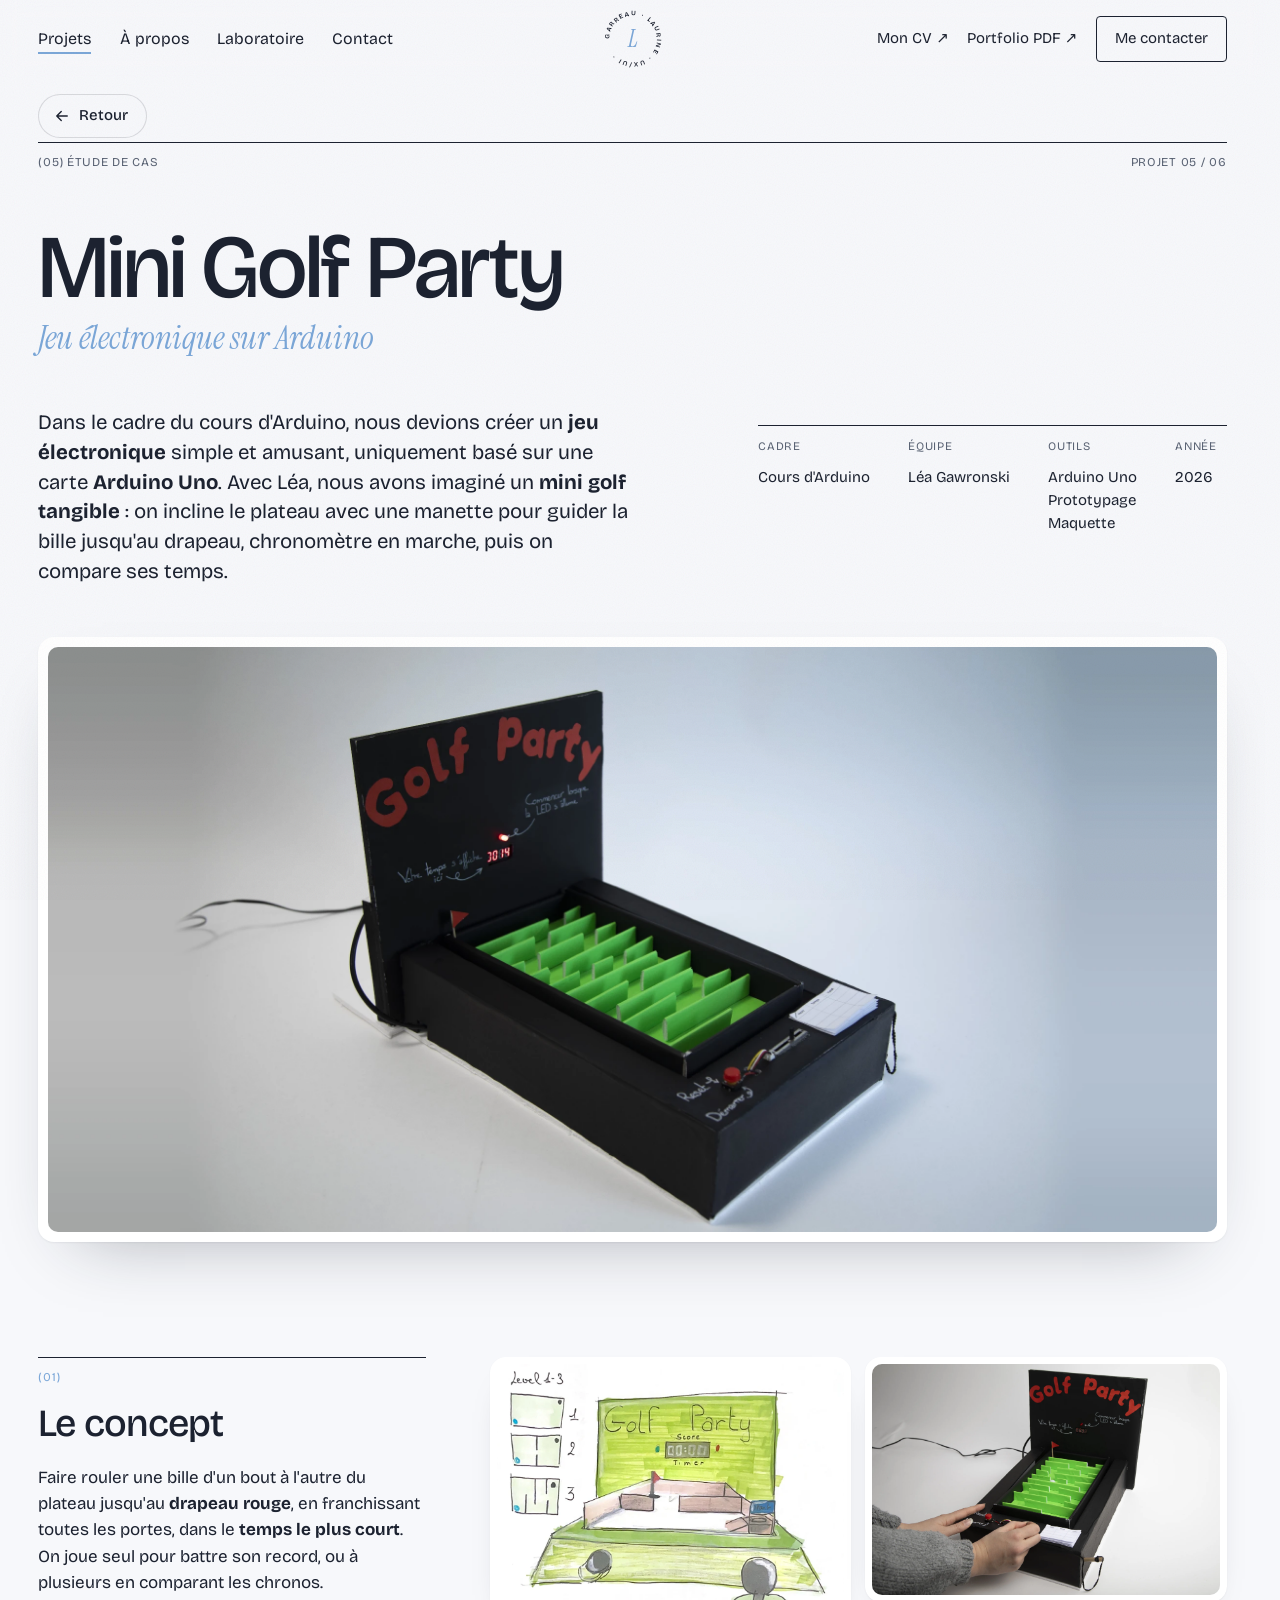
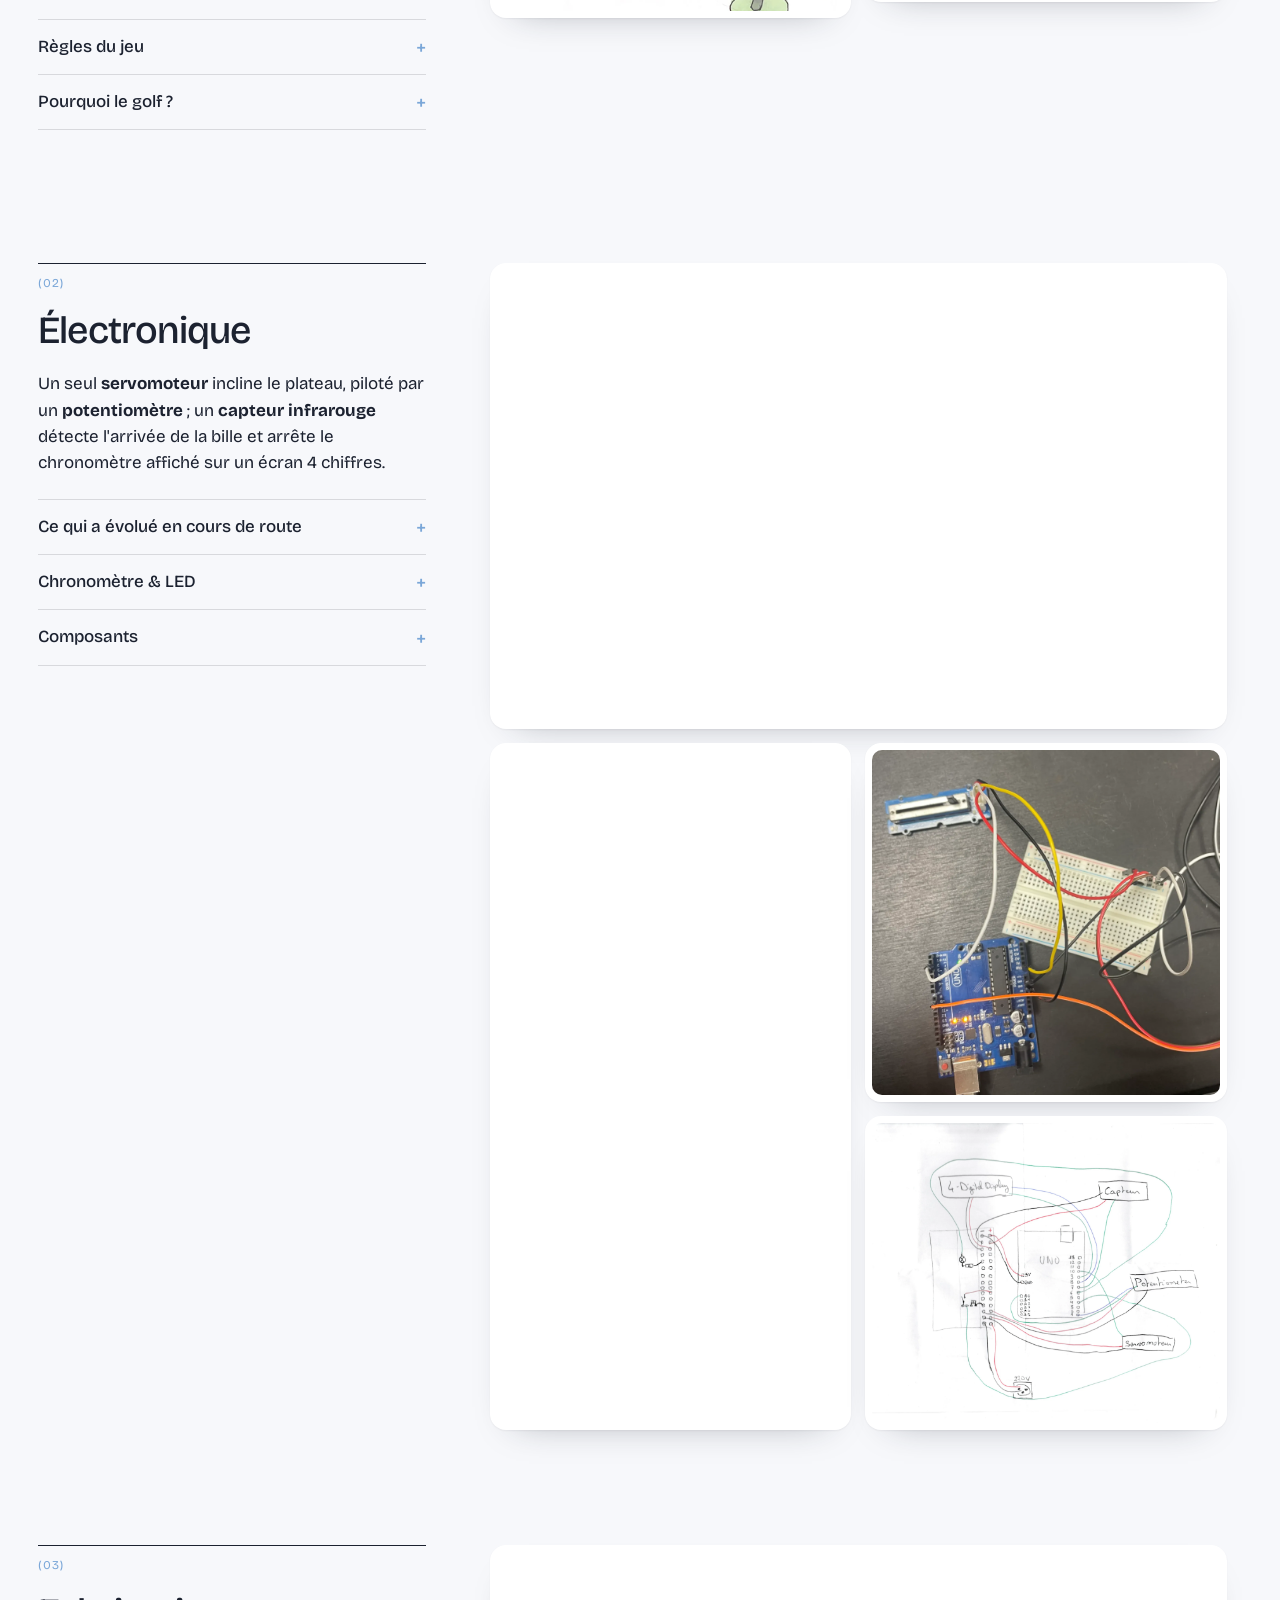
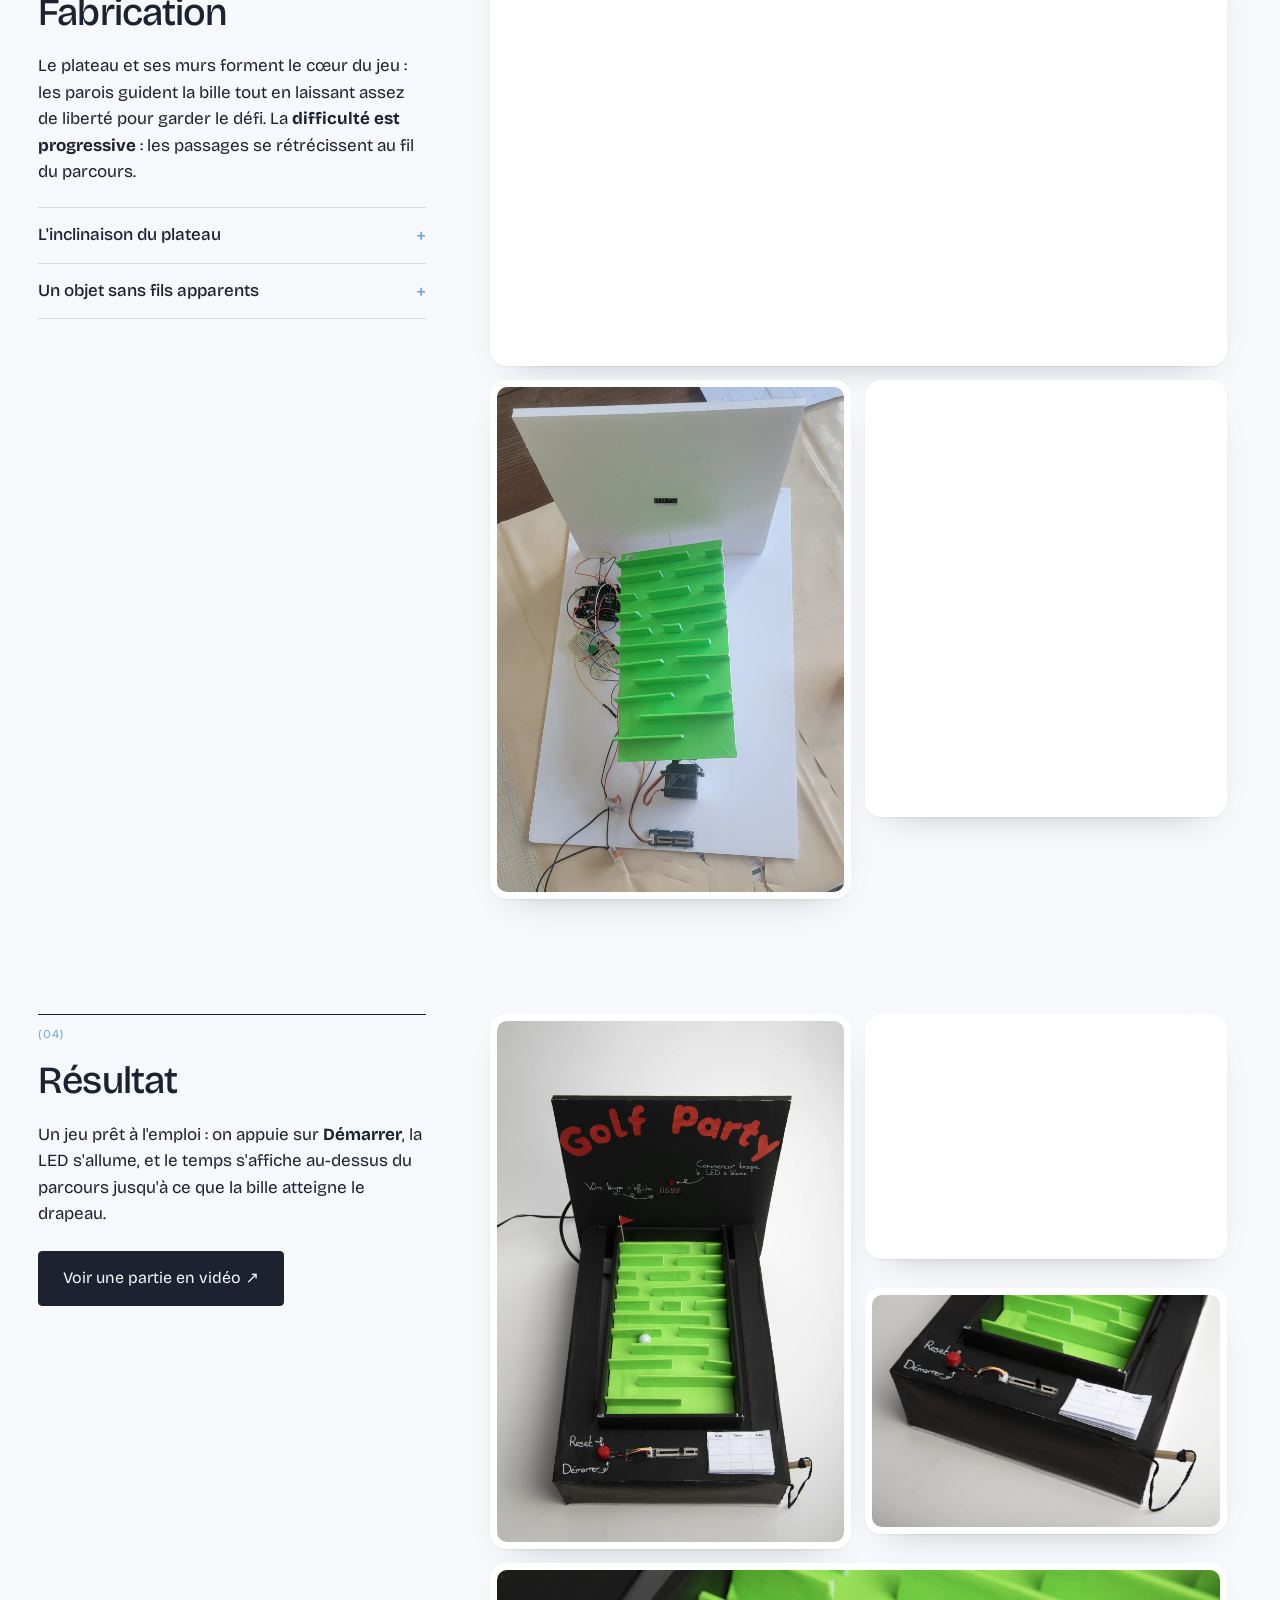
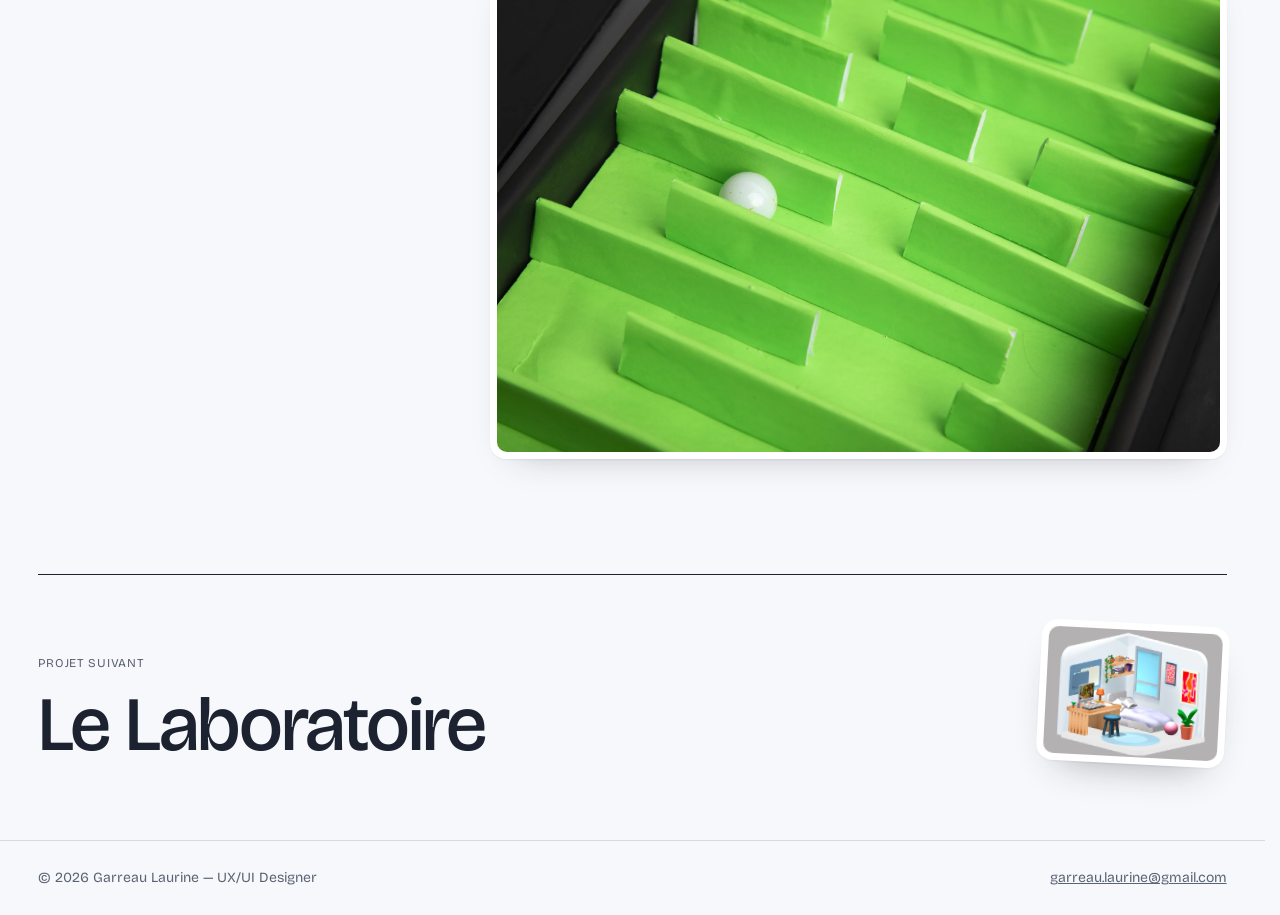
<file: minigolf.html>
<!doctype html>
<html lang="fr">
<head>
  <meta charset="utf-8">
  <meta name="viewport" content="width=device-width, initial-scale=1">
  <title>Mini Golf Party — Laurine Garreau</title>
  <meta name="description" content="Projet 05 — Mini Golf Party : un jeu électronique et tangible construit autour d'une carte Arduino Uno, du prototype électronique à l'objet fini.">
  <!-- Aperçu du lien quand on le partage (messageries, réseaux) -->
  <meta property="og:type" content="website">
  <meta property="og:site_name" content="Laurine Garreau — Portfolio">
  <meta property="og:title" content="Mini Golf Party — Laurine Garreau">
  <meta property="og:description" content="Projet 05 — Mini Golf Party : un jeu électronique et tangible construit autour d'une carte Arduino Uno, du prototype électronique à l'objet fini.">
  <meta property="og:url" content="https://laurinegarreau.github.io/portfolio-laurine-garreau/minigolf.html">
  <meta property="og:image" content="https://laurinegarreau.github.io/portfolio-laurine-garreau/assets/img/golf-cover.webp">
  <meta property="og:locale" content="fr_FR">
  <meta name="twitter:card" content="summary_large_image">
  <meta name="twitter:image" content="https://laurinegarreau.github.io/portfolio-laurine-garreau/assets/img/golf-cover.webp">
  <link rel="preconnect" href="https://fonts.googleapis.com">
  <link rel="preconnect" href="https://fonts.gstatic.com" crossorigin>
  <link href="https://fonts.googleapis.com/css2?family=Bricolage+Grotesque:opsz,wght@12..96,200..800&family=Instrument+Serif:ital@0;1&display=swap" rel="stylesheet">
  <link rel="stylesheet" href="assets/css/style.css?v=20261114">
</head>
<body>

<header class="site-header">
  <div class="wrap">
    <nav class="nav" aria-label="Navigation principale">
      <a href="index.html#projets" aria-current="page">Projets</a>
      <a href="index.html#a-propos">À propos</a>
      <a href="laboratoire.html">Laboratoire</a>
      <a href="index.html#contact">Contact</a>
    </nav>
    <a class="badge" href="index.html" aria-label="Accueil — Laurine Garreau">
      <svg viewBox="0 0 100 100" aria-hidden="true">
        <defs><path id="circle" d="M50 50 m-38 0 a38 38 0 1 1 76 0 a38 38 0 1 1 -76 0"/></defs>
        <text><textPath href="#circle">Garreau · Laurine · UX/UI ·</textPath></text>
      </svg>
      <span class="mono">L</span>
    </a>
    <div class="header-right">
      <a class="cv" href="assets/docs/cv-laurine-garreau.pdf?v=20261114b" target="_blank" rel="noopener">Mon CV ↗</a>
      <a class="cv" href="assets/docs/Portfolio%20Garreau%20Laurine.pdf?v=20261114c" target="_blank" rel="noopener">Portfolio PDF ↗</a>
      <a class="btn" href="index.html#contact">Me contacter</a>
      <button class="menu-toggle" aria-label="Menu" aria-expanded="false"><span></span><span></span></button>
    </div>
  </div>
</header>
<!-- Retour : toujours visible en haut à gauche, sous l'en-tête -->
<a class="back-float" href="index.html#projets" data-back aria-label="Revenir en arrière"><svg viewBox="0 0 24 24" fill="none" stroke="currentColor" stroke-width="1.8" stroke-linecap="round" stroke-linejoin="round" aria-hidden="true"><path d="M19 12H5M11 6l-6 6 6 6"/></svg><span>Retour</span></a>

<main>
  <section class="project-hero">
    <div class="wrap">
      <div class="rule-head"><span>(05) Étude de cas</span><span>Projet 05 / 06</span></div>
      <h1 class="display project-title">Mini Golf Party</h1>
      <p class="project-sub">Jeu électronique sur Arduino</p>

      <div class="project-intro">
        <p class="lead">Dans le cadre du cours d'Arduino, nous devions créer un <strong>jeu électronique</strong> simple et amusant, uniquement basé sur une carte <strong>Arduino Uno</strong>. Avec Léa, nous avons imaginé un <strong>mini golf tangible</strong> : on incline le plateau avec une manette pour guider la bille jusqu'au drapeau, chronomètre en marche, puis on compare ses temps.</p>
        <dl class="meta">
          <dt>Cadre</dt><dd>Cours d'Arduino</dd>
          <dt>Équipe</dt><dd><span>Léa Gawronski</span></dd>
          <dt>Outils</dt><dd><span class="tag">Arduino Uno</span> <span class="tag">Prototypage</span> <span class="tag">Maquette</span></dd>
          <dt>Année</dt><dd>2026</dd>
        </dl>
      </div>
    </div>
  </section>

  <div class="wrap">
    <div class="project-cover reveal"><img src="assets/img/golf-cover.webp?v=202611051200" alt="Mini Golf Party : le jeu fini, plateau vert, panneau Golf Party et chronomètre allumé" width="2400" height="1200" decoding="async"></div>

    <div class="chapters">
      <article class="chapter">
        <div class="chapter-text reveal">
          <span class="num">01</span>
          <h2 class="display h3">Le concept</h2>
          <p>Faire rouler une bille d'un bout à l'autre du plateau jusqu'au <strong>drapeau rouge</strong>, en franchissant toutes les portes, dans le <strong>temps le plus court</strong>. On joue seul pour battre son record, ou à plusieurs en comparant les chronos.</p>
          <div class="mores">
            <details class="more"><summary>Règles du jeu</summary><div class="more-body">
            <ul>
              <li>Le joueur appuie sur le <strong>bouton rouge</strong> : le chronomètre démarre et une LED s'allume pour confirmer le départ.</li>
              <li>Il dirige la bille avec une <strong>manette</strong> qui fait basculer le plateau de gauche à droite.</li>
              <li>La bille doit franchir toutes les portes pour atteindre le drapeau : le chronomètre s'arrête à l'arrivée.</li>
              <li>Un nouvel appui sur le bouton <strong>réinitialise</strong> le chrono pour la partie suivante.</li>
            </ul>
            </div></details>
            <details class="more"><summary>Pourquoi le golf ?</summary><div class="more-body">
            <p>Nous voulions un jeu individuel à la fois <strong>compétitif</strong> et original. Après avoir exploré plusieurs sports miniatures, le golf s'est imposé : il permettait de concevoir un <strong>terrain sur mesure</strong> avec une difficulté ajustable.</p>
            </div></details>
          </div>
        </div>
        <div class="gallery reveal">
          <button class="shot"><img src="assets/img/golf-croquis.webp?v=202611051200" alt="Croquis du concept : le plateau, le chronomètre et les trois niveaux de parcours" loading="lazy" width="1011" height="719" decoding="async"></button>
          <button class="shot"><img src="assets/img/golf-partie.webp?v=202611051200" alt="Une partie en cours : la main sur la manette, prête à lancer le chrono" loading="lazy" width="2200" height="1467" decoding="async"></button>
        </div>
      </article>

      <article class="chapter">
        <div class="chapter-text reveal">
          <span class="num">02</span>
          <h2 class="display h3">Électronique</h2>
          <p>Un seul <strong>servomoteur</strong> incline le plateau, piloté par un <strong>potentiomètre</strong> ; un <strong>capteur infrarouge</strong> détecte l'arrivée de la bille et arrête le chronomètre affiché sur un écran 4 chiffres.</p>
          <div class="mores">
            <details class="more"><summary>Ce qui a évolué en cours de route</summary><div class="more-body">
            <ul>
              <li><strong>Deux servomoteurs → un seul :</strong> gérer deux axes de rotation était trop complexe ; une légère pente fait glisser la bille vers le drapeau.</li>
              <li><strong>Joystick → potentiomètre :</strong> son mouvement de gauche à droite correspond exactement à celui du servomoteur.</li>
              <li><strong>270° → 30° :</strong> la rotation d'origine était bien trop ample ; le plateau est à plat au centre et bascule entre <strong>80° et 110°</strong>.</li>
              <li><strong>Bouton poussoir → capteur infrarouge :</strong> la bille n'était pas assez lourde pour actionner un bouton à l'arrivée.</li>
            </ul>
            </div></details>
            <details class="more"><summary>Chronomètre &amp; LED</summary><div class="more-body">
            <p>Une fois la base du jeu testée, nous avons ajouté un <strong>afficheur 7 segments</strong> qui fait office de chronomètre pour « gamifier » l'expérience, un ajout essentiel pendant les tests. Une <strong>LED</strong> signale le début de la partie pour que le joueur sache que le chrono est lancé.</p>
            </div></details>
            <details class="more"><summary>Composants</summary><div class="more-body">
            <ul>
              <li>Carte Arduino Uno, breadboard et câbles</li>
              <li>Micro-servomoteur 270° et son alimentation 5 V</li>
              <li>Potentiomètre linéaire</li>
              <li>Capteur de distance infrarouge</li>
              <li>Afficheur 4 chiffres (TM1637), LED rouge, bouton</li>
              <li>Résistances 220 Ω (LED) et 10 kΩ (bouton)</li>
            </ul>
            </div></details>
          </div>
        </div>
        <div class="gallery gallery--dense reveal">
          <button class="shot full"><img src="assets/img/golf-schema.webp?v=202611051200" alt="Schéma du montage électronique : Arduino, servomoteur, potentiomètre, capteur infrarouge et afficheur" loading="lazy" width="2306" height="1442" decoding="async"></button>
          <button class="shot tall"><img src="assets/img/golf-proto-cablage.webp?v=202611051200" alt="Premier câblage sur breadboard" loading="lazy" width="1032" height="2000" decoding="async"></button>
          <button class="shot"><img src="assets/img/golf-proto-carte.webp?v=20261114" alt="Tests du servomoteur et du potentiomètre sur la carte Arduino" loading="lazy" width="1769" height="1756" decoding="async"></button>
          <button class="shot"><img src="assets/img/golf-schema-main.webp?v=202611051200" alt="Schéma de câblage dessiné à la main" loading="lazy" width="2200" height="1903" decoding="async"></button>
        </div>
      </article>

      <article class="chapter">
        <div class="chapter-text reveal">
          <span class="num">03</span>
          <h2 class="display h3">Fabrication</h2>
          <p>Le plateau et ses murs forment le cœur du jeu : les parois guident la bille tout en laissant assez de liberté pour garder le défi. La <strong>difficulté est progressive</strong> : les passages se rétrécissent au fil du parcours.</p>
          <div class="mores">
            <details class="more"><summary>L'inclinaison du plateau</summary><div class="more-body">
            <p>Trop faible, la pente ralentissait la bille et rendait le jeu monotone ; trop forte, elle devenait incontrôlable. Après plusieurs tests, nous avons retenu <strong>5°</strong>. Cette inclinaison est intégrée au socle du servomoteur, et un axe à l'autre extrémité assure une rotation fluide et stable.</p>
            </div></details>
            <details class="more"><summary>Un objet sans fils apparents</summary><div class="more-body">
            <p>Tous les câbles et composants sont rangés sous la plateforme dans un <strong>coffrage</strong> avec passe-câbles : le circuit est protégé et le joueur se concentre uniquement sur le jeu. Matériaux : carton plume, papier couleur, colle, épingles et cure-dents.</p>
            </div></details>
          </div>
        </div>
        <div class="gallery reveal">
          <button class="shot full"><img src="assets/img/golf-maquette.webp?v=20261114" alt="Première maquette du plateau en carton" loading="lazy" width="2000" height="1126" decoding="async"></button>
          <button class="shot"><img src="assets/img/golf-plateau.webp?v=202611051200" alt="Le plateau vert et ses murs monté sur le servomoteur" loading="lazy" width="1377" height="2000" decoding="async"></button>
          <button class="shot"><img src="assets/img/golf-atelier.webp?v=202611051200" alt="Assemblage du plateau et de l'électronique en atelier" loading="lazy" width="1642" height="2000" decoding="async"></button>
        </div>
      </article>

      <article class="chapter">
        <div class="chapter-text reveal">
          <span class="num">04</span>
          <h2 class="display h3">Résultat</h2>
          <p>Un jeu prêt à l'emploi : on appuie sur <strong>Démarrer</strong>, la LED s'allume, et le temps s'affiche au-dessus du parcours jusqu'à ce que la bille atteigne le drapeau.</p>
          <a class="btn btn--solid proto" href="https://youtu.be/BkmEicQo0-U" target="_blank" rel="noopener">Voir une partie en vidéo ↗</a>
        </div>
        <div class="gallery gallery--dense reveal">
          <button class="shot tall"><img src="assets/img/golf-face.webp?v=202611051200" alt="Mini Golf Party vu de face" loading="lazy" width="1333" height="2000" decoding="async"></button>
          <button class="shot"><img src="assets/img/golf-chrono.webp?v=202611051200" alt="L'arrivée : le drapeau, la bille et le chronomètre" loading="lazy" width="2200" height="1467" decoding="async"></button>
          <button class="shot"><img src="assets/img/golf-commandes.webp?v=202611051200" alt="Les commandes : bouton Démarrer / Reset et potentiomètre" loading="lazy" width="2200" height="1467" decoding="async"></button>
          <button class="shot full"><img src="assets/img/golf-parcours.webp?v=202611051200" alt="Le parcours vert et ses portes de plus en plus étroites" loading="lazy" width="2200" height="1467" decoding="async"></button>
        </div>
      </article>
    </div>

    <a class="next" href="laboratoire.html">
      <div><p class="eyebrow">Projet suivant</p><span class="display">Le Laboratoire</span></div>
      <span class="inline-img"><img src="assets/img/labo-room.webp?v=202611041755" alt="" width="2400" height="1893" decoding="async"></span>
    </a>
  </div>
</main>

<footer class="site-footer">
  <div class="wrap">
    <span>© <span data-year>2026</span> Garreau Laurine — UX/UI Designer</span>
    <a href="mailto:garreau.laurine@gmail.com">garreau.laurine@gmail.com</a>
  </div>
</footer>

<script src="assets/js/main.js?v=20261114"></script>
</body>
</html>
</file>
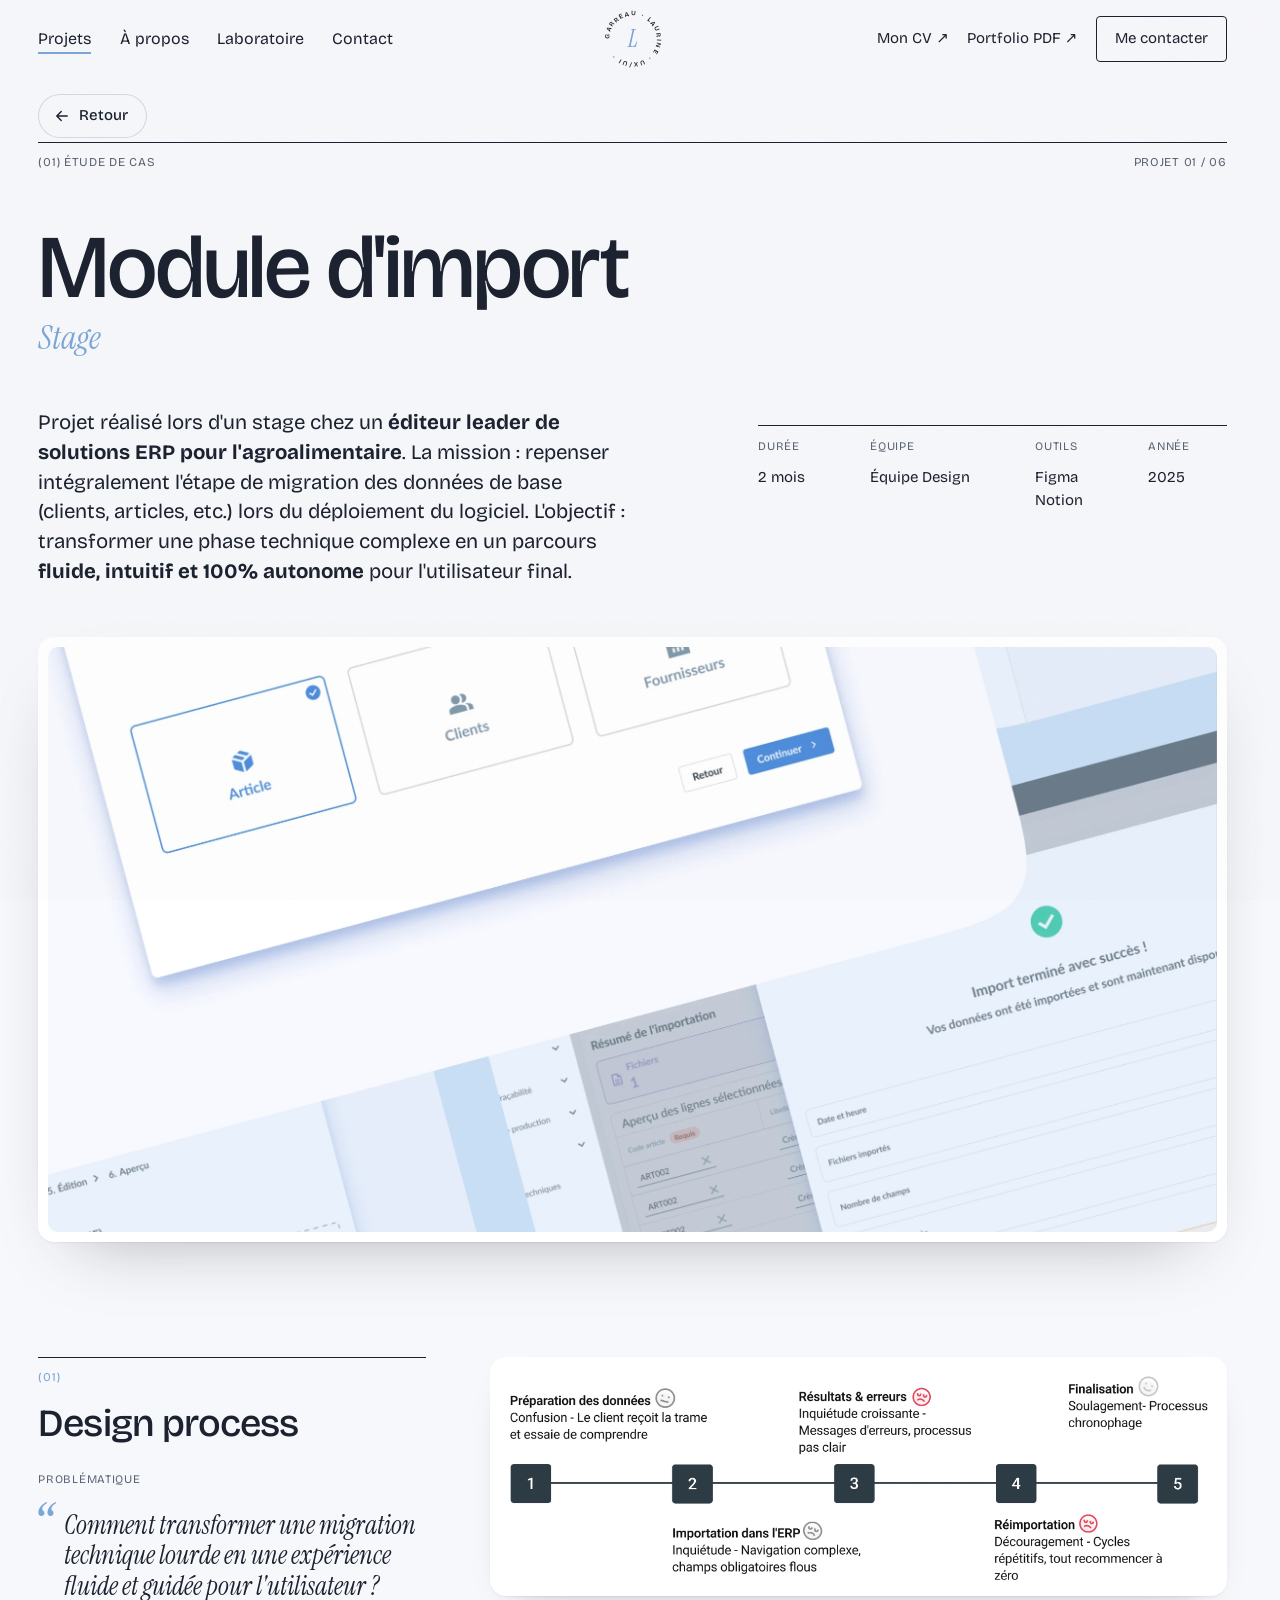
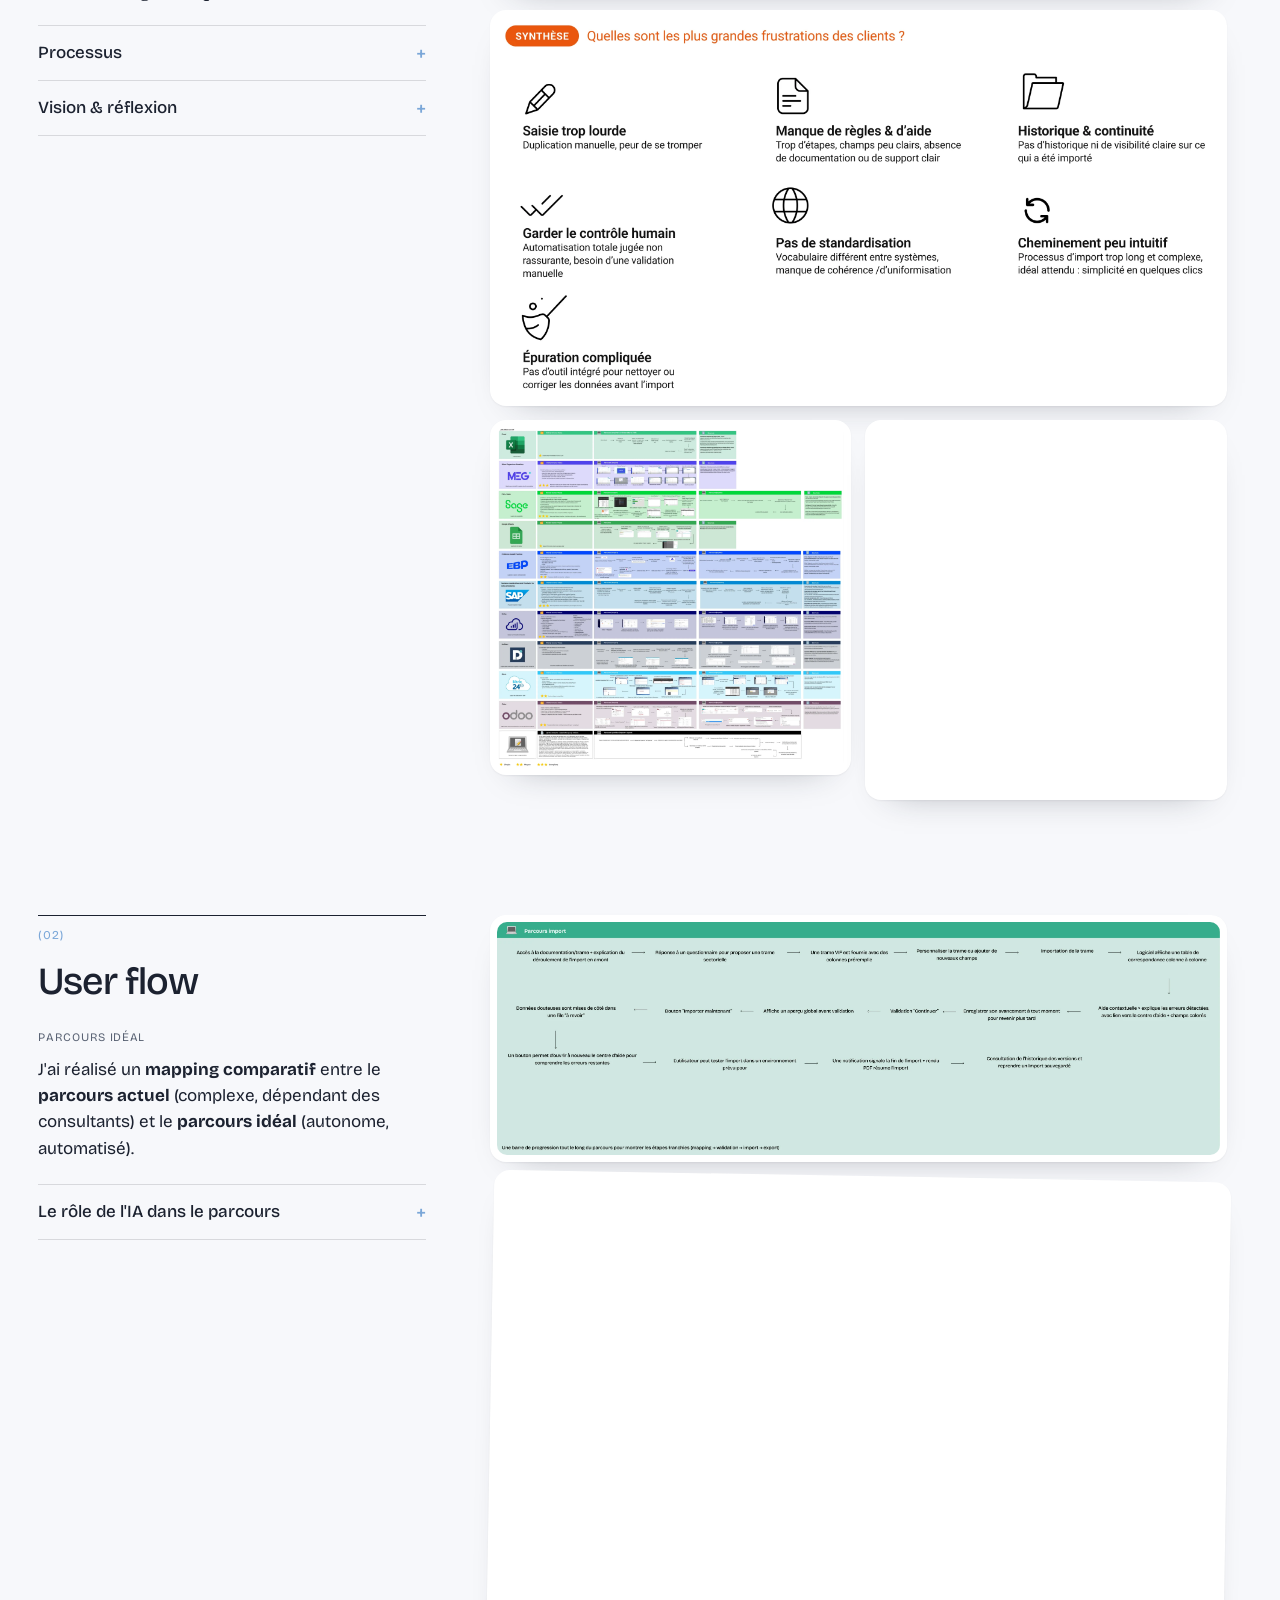
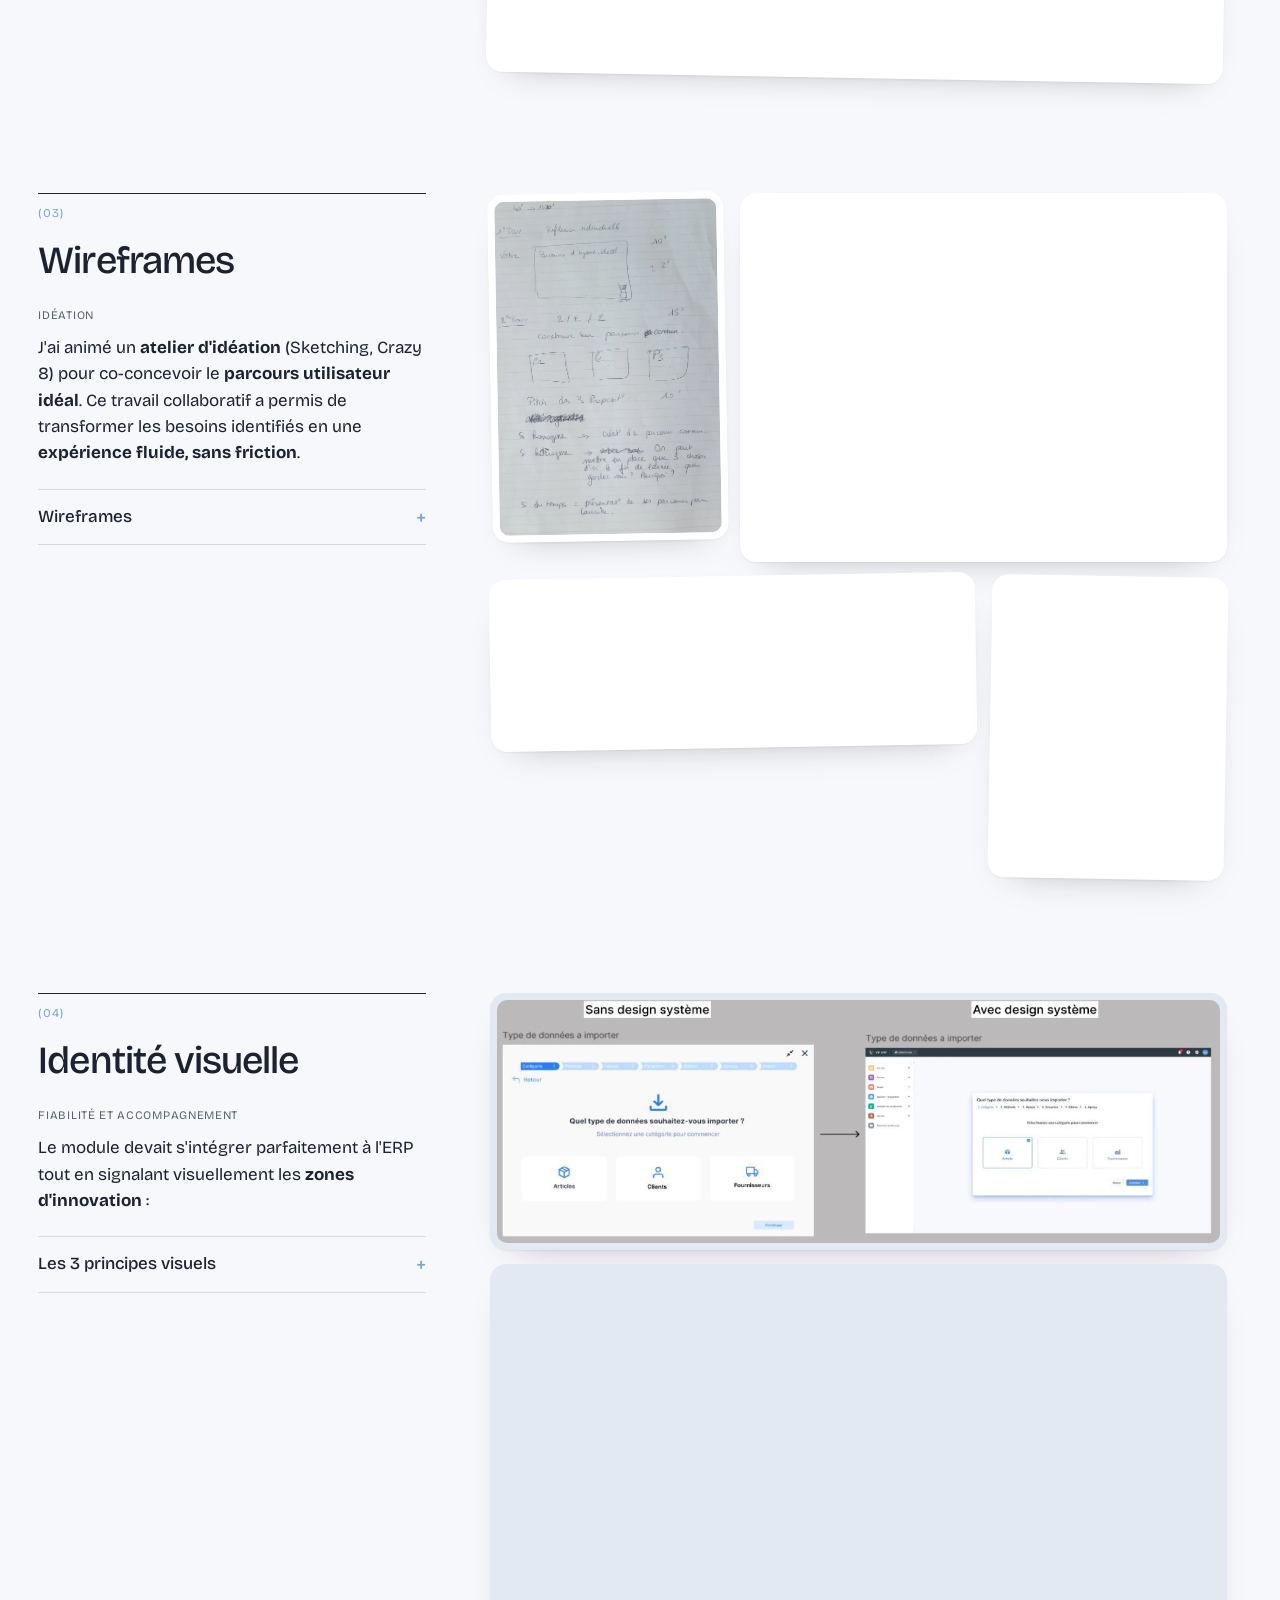
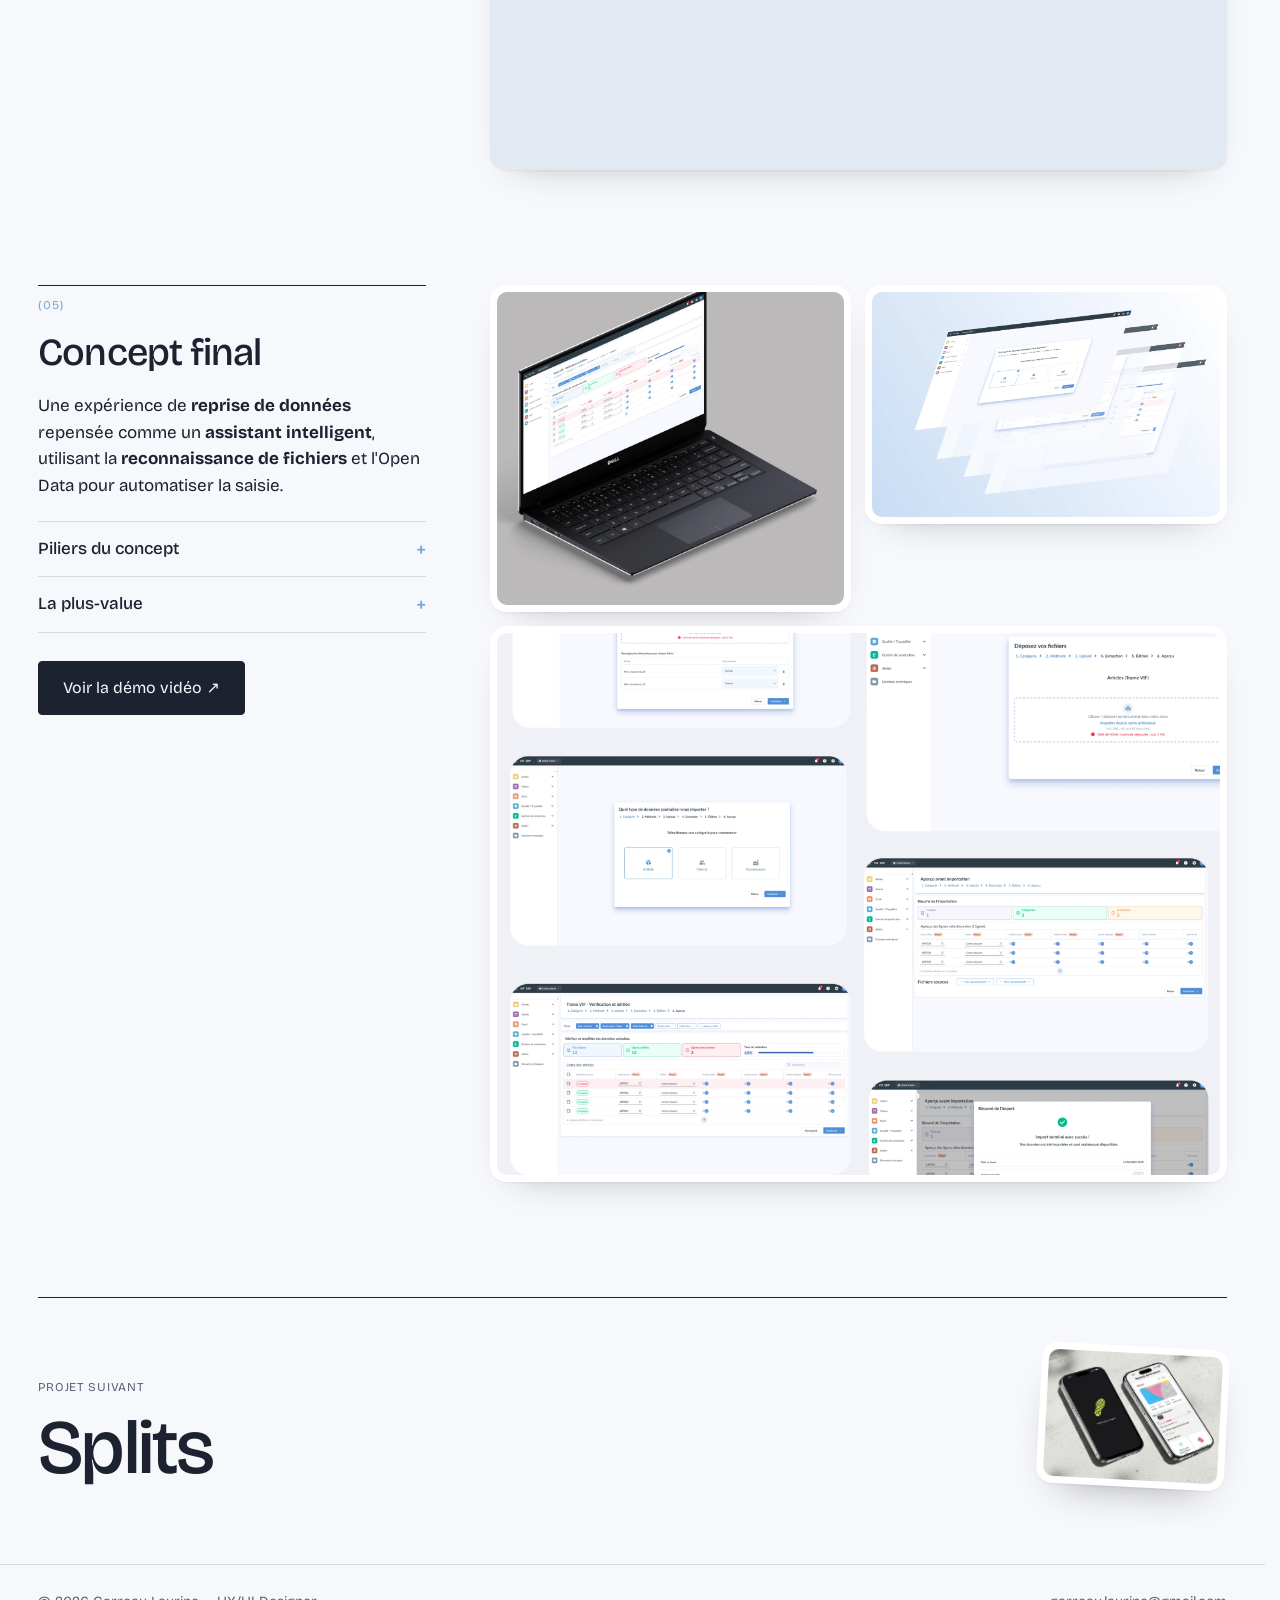
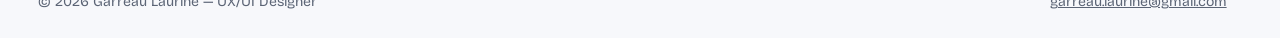
<file: module-import.html>
<!doctype html>
<html lang="fr">
<head>
  <meta charset="utf-8">
  <meta name="viewport" content="width=device-width, initial-scale=1">
  <title>Module d'import — Laurine Garreau</title>
  <meta name="description" content="Projet 01 — Stage : repenser la migration des données d'un ERP agroalimentaire en un parcours fluide et autonome.">
  <!-- Aperçu du lien quand on le partage (messageries, réseaux) -->
  <meta property="og:type" content="website">
  <meta property="og:site_name" content="Laurine Garreau — Portfolio">
  <meta property="og:title" content="Module d'import — Laurine Garreau">
  <meta property="og:description" content="Projet 01 — Stage : repenser la migration des données d'un ERP agroalimentaire en un parcours fluide et autonome.">
  <meta property="og:url" content="https://laurinegarreau.github.io/portfolio-laurine-garreau/module-import.html">
  <meta property="og:image" content="https://laurinegarreau.github.io/portfolio-laurine-garreau/assets/img/module-cover.webp">
  <meta property="og:locale" content="fr_FR">
  <meta name="twitter:card" content="summary_large_image">
  <meta name="twitter:image" content="https://laurinegarreau.github.io/portfolio-laurine-garreau/assets/img/module-cover.webp">
  <link rel="preconnect" href="https://fonts.googleapis.com">
  <link rel="preconnect" href="https://fonts.gstatic.com" crossorigin>
  <link href="https://fonts.googleapis.com/css2?family=Bricolage+Grotesque:opsz,wght@12..96,200..800&family=Instrument+Serif:ital@0;1&display=swap" rel="stylesheet">
  <link rel="stylesheet" href="assets/css/style.css?v=20261114">
</head>
<body>

<header class="site-header">
  <div class="wrap">
    <nav class="nav" aria-label="Navigation principale">
      <a href="index.html#projets" aria-current="page">Projets</a>
      <a href="index.html#a-propos">À propos</a>
      <a href="laboratoire.html">Laboratoire</a>
      <a href="index.html#contact">Contact</a>
    </nav>
    <a class="badge" href="index.html" aria-label="Accueil — Laurine Garreau">
      <svg viewBox="0 0 100 100" aria-hidden="true">
        <defs><path id="circle" d="M50 50 m-38 0 a38 38 0 1 1 76 0 a38 38 0 1 1 -76 0"/></defs>
        <text><textPath href="#circle">Garreau · Laurine · UX/UI ·</textPath></text>
      </svg>
      <span class="mono">L</span>
    </a>
    <div class="header-right">
      <a class="cv" href="assets/docs/cv-laurine-garreau.pdf?v=20261114b" target="_blank" rel="noopener">Mon CV ↗</a>
      <a class="cv" href="assets/docs/Portfolio%20Garreau%20Laurine.pdf?v=20261114c" target="_blank" rel="noopener">Portfolio PDF ↗</a>
      <a class="btn" href="index.html#contact">Me contacter</a>
      <button class="menu-toggle" aria-label="Menu" aria-expanded="false"><span></span><span></span></button>
    </div>
  </div>
</header>
<!-- Retour : toujours visible en haut à gauche, sous l'en-tête -->
<a class="back-float" href="index.html#projets" data-back aria-label="Revenir en arrière"><svg viewBox="0 0 24 24" fill="none" stroke="currentColor" stroke-width="1.8" stroke-linecap="round" stroke-linejoin="round" aria-hidden="true"><path d="M19 12H5M11 6l-6 6 6 6"/></svg><span>Retour</span></a>

<main>
  <section class="project-hero">
    <div class="wrap">
      <div class="rule-head"><span>(01) Étude de cas</span><span>Projet 01 / 06</span></div>
      <h1 class="display project-title">Module d'import</h1>
      <p class="project-sub">Stage</p>

      <div class="project-intro">
        <p class="lead">Projet réalisé lors d'un stage chez un <strong>éditeur leader de solutions ERP pour l'agroalimentaire</strong>. La mission : repenser intégralement l'étape de migration des données de base (clients, articles, etc.) lors du déploiement du logiciel. L'objectif : transformer une phase technique complexe en un parcours <strong>fluide, intuitif et 100% autonome</strong> pour l'utilisateur final.</p>
        <dl class="meta">
          <dt>Durée</dt><dd>2 mois</dd>
          <dt>Équipe</dt><dd>Équipe Design</dd>
          <dt>Outils</dt><dd><span class="tag">Figma</span> <span class="tag">Notion</span></dd>
          <dt>Année</dt><dd>2025</dd>
        </dl>
      </div>
    </div>
  </section>

  <div class="wrap">
    <div class="project-cover reveal"><img src="assets/img/module-cover.webp?v=202611031959" alt="Écrans du module d'import : choix du type de données et confirmation d'import" width="2400" height="2261" decoding="async"></div>

    <div class="chapters">
      <article class="chapter">
        <div class="chapter-text reveal">
          <span class="num">01</span>
          <h2 class="display h3">Design process</h2>
          <h3>Problématique</h3>
          <blockquote>Comment transformer une migration technique lourde en une expérience fluide et guidée pour l'utilisateur ?</blockquote>
          <div class="mores">
          <details class="more"><summary>Processus</summary><div class="more-body">
<ul>
            <li><strong>Recherche &amp; analyse :</strong> onboarding produit (ERP Web Cloud), audit de l'ERP Legacy et analyse des outils sources (MEG, Sage, Excel).</li>
            <li><strong>Immersion terrain :</strong> interviews des consultants et entretiens avec des clients pilotes.</li>
            <li><strong>Idéation :</strong> ateliers créatifs (Sketching, Crazy 8) pour imaginer l'automatisation.</li>
            <li><strong>Prototypage :</strong> wireframes basse fidélité, puis prototypes interactifs haute fidélité.</li>
            <li><strong>Validation :</strong> tests utilisateurs avec les clients pilotes et ajustements.</li>
          </ul>
          </div></details>
          <details class="more"><summary>Vision &amp; réflexion</summary><div class="more-body">
<p>Pour innover, il a fallu comprendre d'où venaient les données et pourquoi elles posaient problème.</p>
          <p><strong>L'héritage :</strong> identification des limites et des points de rupture lors de l'extraction et de l'import des données dans les anciens systèmes.<br>
          <strong>L'amont :</strong> étude des outils utilisés par les clients avant la migration (Sage, Excel, MEG) pour comprendre ce qu'ils extraient réellement.</p>
          <p><strong>Benchmark &amp; veille :</strong> analyse des solutions modernes de « self-onboarding » (Pennylane, Qonto, Notion) pour identifier les meilleures pratiques d'accompagnement et d'automatisation.</p>
          </div></details>
          </div>
        </div>
        <div class="gallery reveal">
          <button class="shot full contain"><img src="assets/img/module-parcours.webp?v=202611031959" alt="Parcours actuel du client en cinq étapes" loading="lazy" width="2400" height="747" decoding="async"></button>
          <button class="shot full contain"><img src="assets/img/module-frustrations.webp?v=202611031959" alt="Synthèse : les plus grandes frustrations des clients" loading="lazy" width="2400" height="1270" decoding="async"></button>
          <button class="shot contain"><img src="assets/img/module-benchmark.webp?v=20261114" alt="Tableau comparatif des logiciels sources" loading="lazy" width="2400" height="2360" decoding="async"></button>
          <button class="shot contain"><img src="assets/img/module-modernes.webp?v=20261114" alt="Tableau comparatif des solutions modernes" loading="lazy" width="2280" height="2400" decoding="async"></button>
        </div>
      </article>

      <article class="chapter">
        <div class="chapter-text reveal">
          <span class="num">02</span>
          <h2 class="display h3">User flow</h2>
          <h3>Parcours idéal</h3>
          <p>J'ai réalisé un <strong>mapping comparatif</strong> entre le <strong>parcours actuel</strong> (complexe, dépendant des consultants) et le <strong>parcours idéal</strong> (autonome, automatisé).</p>
          <div class="mores">
          <details class="more"><summary>Le rôle de l'IA dans le parcours</summary><div class="more-body">
<p>Ce travail a permis de détecter les <strong>moments critiques</strong> où l'IA peut intervenir, notamment via la <strong>reconnaissance de documents</strong> et le mapping automatique des colonnes, pour réduire drastiquement la <strong>charge mentale</strong> de l'utilisateur.</p>
          </div></details>
          </div>
        </div>
        <div class="gallery reveal">
          <button class="shot full contain"><img src="assets/img/module-userflow.webp?v=202611031959" alt="User flow du parcours d'import" loading="lazy" width="2679" height="865" decoding="async"></button>
          <button class="shot paper full"><img src="assets/img/module-sketch.webp?v=202611031959" alt="Croquis du parcours idéal sur papier" loading="lazy" width="2372" height="1602" decoding="async"></button>
        </div>
      </article>

      <article class="chapter">
        <div class="chapter-text reveal">
          <span class="num">03</span>
          <h2 class="display h3">Wireframes</h2>
          <h3>Idéation</h3>
          <p>J'ai animé un <strong>atelier d'idéation</strong> (Sketching, Crazy 8) pour co-concevoir le <strong>parcours utilisateur idéal</strong>. Ce travail collaboratif a permis de transformer les besoins identifiés en une <strong>expérience fluide, sans friction</strong>.</p>
          <div class="mores">
          <details class="more"><summary>Wireframes</summary><div class="more-body">
<p>J'ai ensuite traduit cette vision en <strong>wireframes</strong>, puis en <strong>prototypes interactifs haute fidélité</strong> sur Figma. Le défi : intégrer des fonctionnalités complexes (IA, feedbacks d'erreurs) tout en <strong>respectant le Design System de l'ERP</strong>.</p>
          </div></details>
          </div>
        </div>
        <div class="gallery reveal">
          <button class="shot paper two"><img src="assets/img/module-ideation.webp?v=202611031959" alt="Notes d'atelier d'idéation" loading="lazy" width="1021" height="1534" decoding="async"></button>
          <button class="shot four"><img src="assets/img/module-wireframes.webp?v=202611031959" alt="Wireframes du module d'import" loading="lazy" width="2400" height="1800" decoding="async"></button>
          <button class="shot paper four"><img src="assets/img/module-ideation-2.webp?v=202611031959" alt="Croquis de parcours réalisés en atelier" loading="lazy" width="2093" height="701" decoding="async"></button>
          <button class="shot paper two"><img src="assets/img/module-ideation-3.webp?v=202611031959" alt="Feuille de croquis Crazy 8" loading="lazy" width="1162" height="1510" decoding="async"></button>
        </div>
      </article>

      <article class="chapter">
        <div class="chapter-text reveal">
          <span class="num">04</span>
          <h2 class="display h3">Identité visuelle</h2>
          <h3>Fiabilité et accompagnement</h3>
          <p>Le module devait s'intégrer parfaitement à l'ERP tout en signalant visuellement les <strong>zones d'innovation</strong> :</p>
          <div class="mores">
          <details class="more"><summary>Les 3 principes visuels</summary><div class="more-body">
<ul>
            <li><strong>Design System :</strong> utilisation rigoureuse des composants Figma de l'entreprise.</li>
            <li><strong>Statuts de données :</strong> codes visuels clairs pour distinguer les données « automatiquement reconnues » des données « à vérifier ».</li>
            <li><strong>UX Writing :</strong> un ton pédagogique et rassurant pour accompagner l'utilisateur dans l'import de ses données stratégiques.</li>
          </ul>
          </div></details>
          </div>
        </div>
        <div class="gallery reveal">
          <button class="shot full grey"><img src="assets/img/module-design-system.webp?v=202611031959" alt="Comparaison sans et avec le design system" loading="lazy" width="2370" height="796" decoding="async"></button>
          <button class="shot full grey contain"><img src="assets/img/module-ecrans.webp?v=202611031959" alt="Vue d'ensemble des écrans dans Figma" loading="lazy" width="1214" height="827" decoding="async"></button>
        </div>
      </article>

      <article class="chapter">
        <div class="chapter-text reveal">
          <span class="num">05</span>
          <h2 class="display h3">Concept final</h2>
          <p>Une expérience de <strong>reprise de données</strong> repensée comme un <strong>assistant intelligent</strong>, utilisant la <strong>reconnaissance de fichiers</strong> et l'Open Data pour automatiser la saisie.</p>
          <div class="mores">
          <details class="more"><summary>Piliers du concept</summary><div class="more-body">
<ul>
            <li><strong>Reconnaissance intelligente :</strong> l'IA analyse les fichiers extraits (Sage, Excel) et mappe automatiquement les champs (articles, clients).</li>
            <li><strong>Parcours guidé « step-by-step » :</strong> une interface modulaire qui segmente la complexité et permet de traiter les erreurs de manière isolée et simple.</li>
            <li><strong>Autonomie totale :</strong> réduction de la dépendance aux consultants lors du déploiement, le client pilote sa propre migration.</li>
          </ul>
          </div></details>
          <details class="more"><summary>La plus-value</summary><div class="more-body">
<p>Ce projet a permis de confirmer la <strong>valeur ajoutée de l'UX</strong> dans un contexte industriel B2B complexe. En simplifiant la reprise de données, on réduit le <strong>temps de déploiement</strong> et on améliore immédiatement la <strong>satisfaction client</strong> dès le premier jour d'utilisation du logiciel.</p>
          </div></details>
          </div>
          <a class="btn btn--solid proto" href="https://youtu.be/iLNEs9tjeTQ" target="_blank" rel="noopener">Voir la démo vidéo ↗</a>
        </div>
        <div class="gallery reveal">
          <button class="shot"><img src="assets/img/module-laptop.webp?v=202611031959" alt="Module d'import sur ordinateur portable" loading="lazy" width="2000" height="1800" decoding="async"></button>
          <button class="shot"><img src="assets/img/module-layers.webp?v=202611031959" alt="Étapes du parcours en couches" loading="lazy" width="2400" height="1553" decoding="async"></button>
          <button class="shot full"><img src="assets/img/module-final.webp?v=202611031959" alt="Écrans finaux du module d'import" loading="lazy" width="2400" height="1800" decoding="async"></button>
        </div>
      </article>
    </div>

    <a class="next" href="splits.html">
      <div><p class="eyebrow">Projet suivant</p><span class="display">Splits</span></div>
      <span class="inline-img"><img src="assets/img/splits-thumb.webp?v=202611031959" alt="" width="1134" height="1134" decoding="async"></span>
    </a>
  </div>
</main>

<footer class="site-footer">
  <div class="wrap">
    <span>© <span data-year>2026</span> Garreau Laurine — UX/UI Designer</span>
    <a href="mailto:garreau.laurine@gmail.com">garreau.laurine@gmail.com</a>
  </div>
</footer>

<script src="assets/js/main.js?v=20261114"></script>
</body>
</html>
</file>
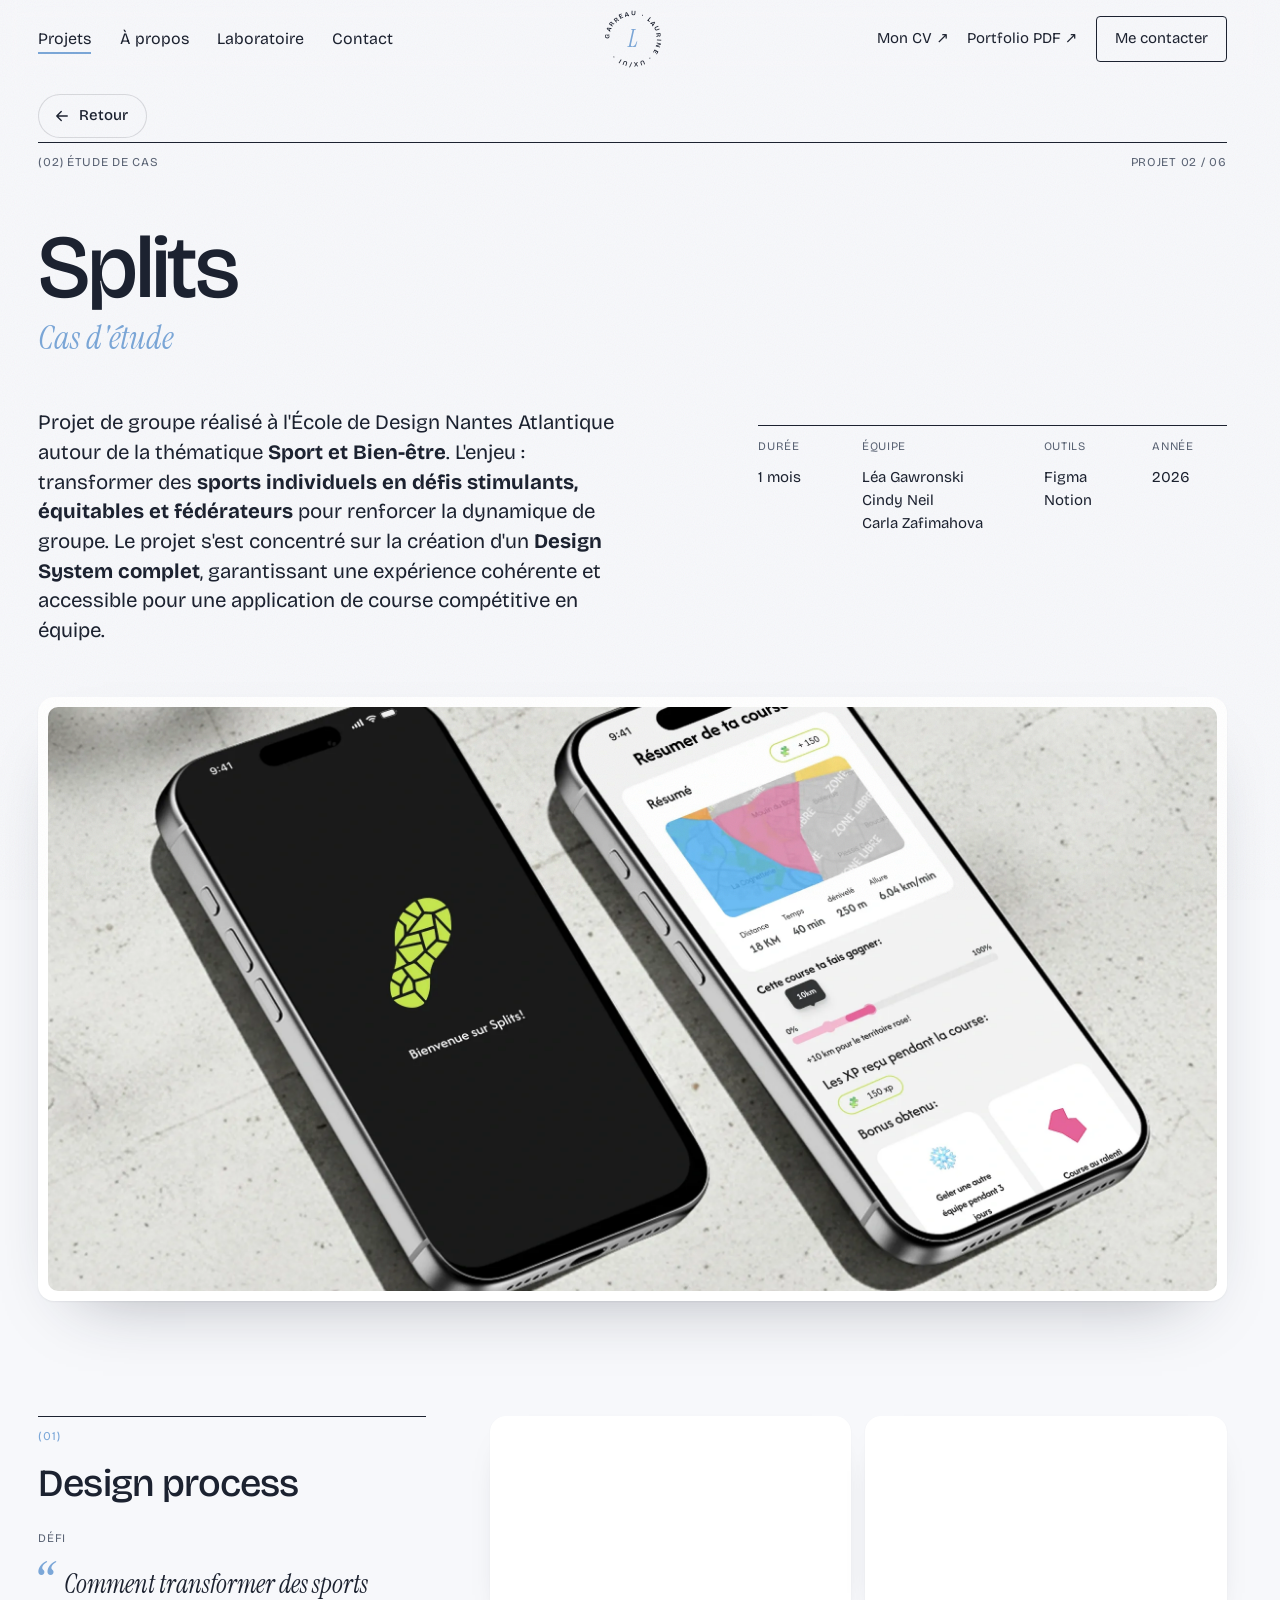
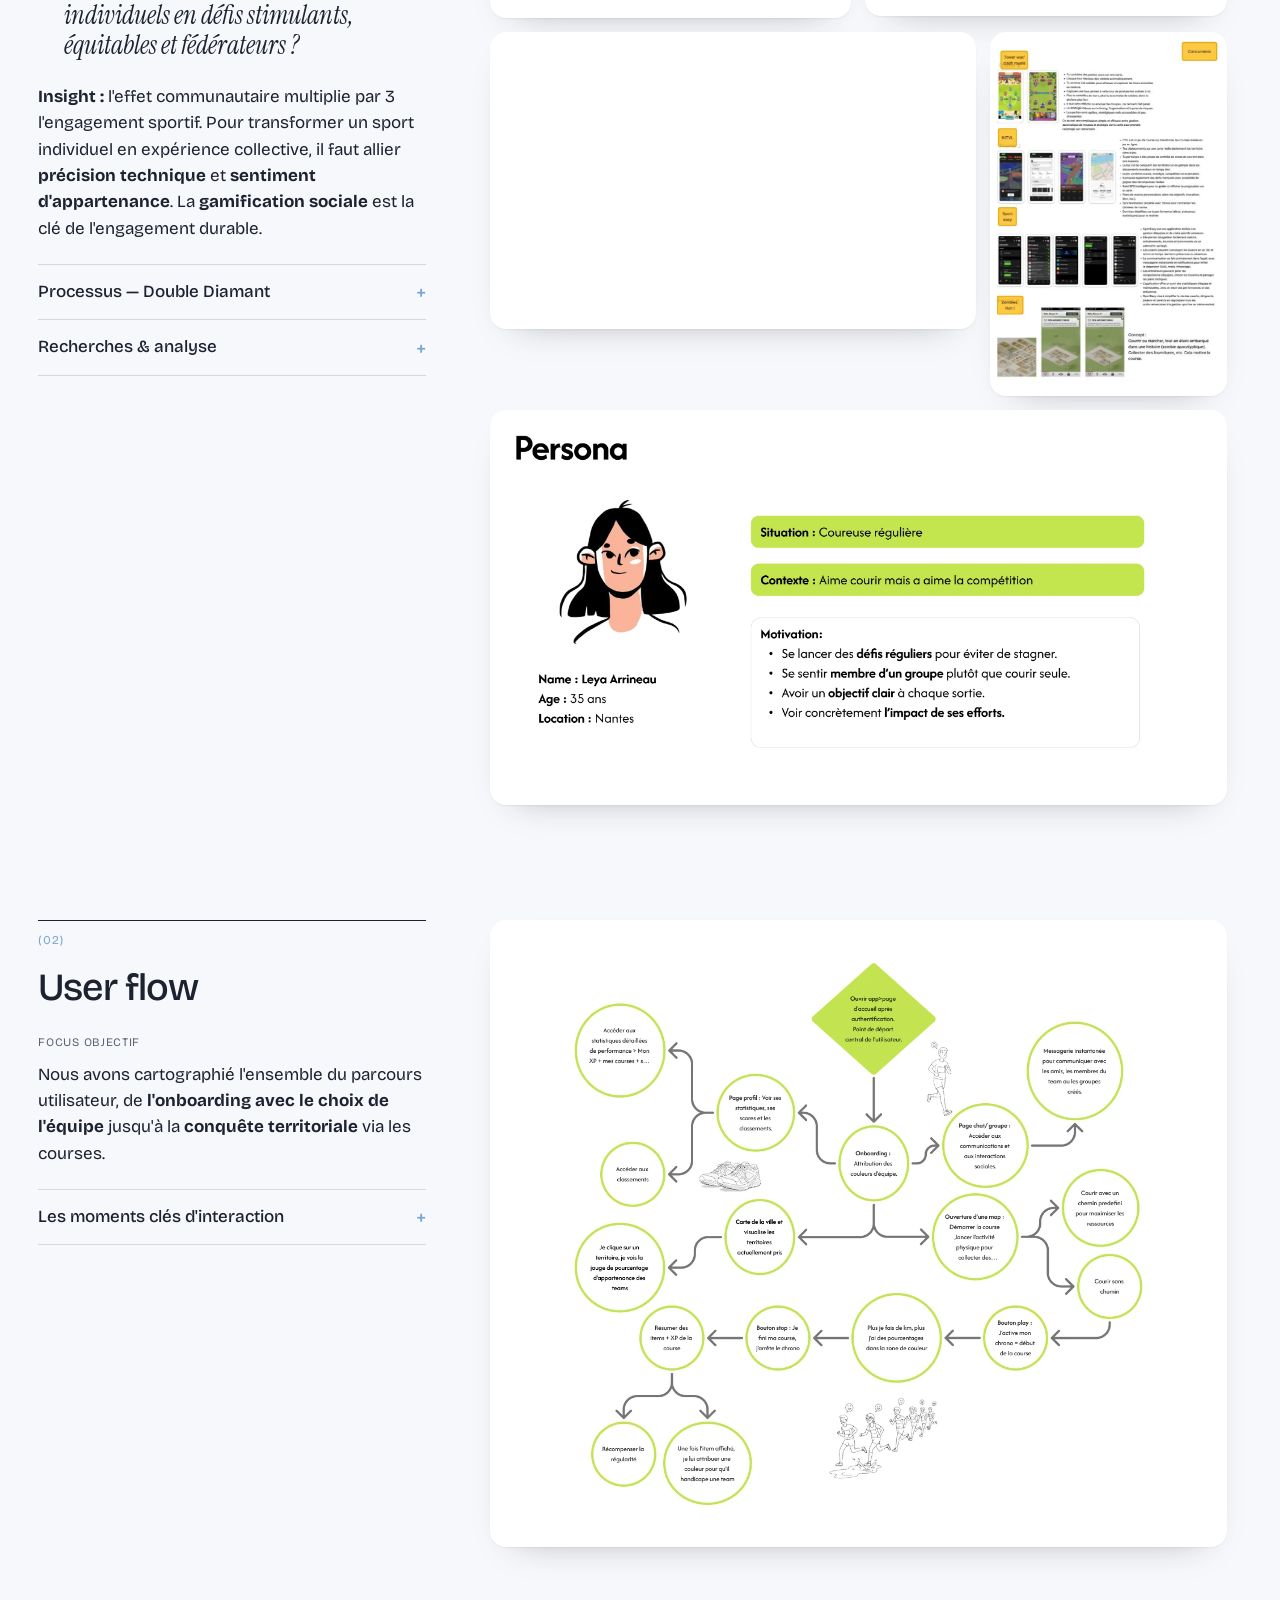
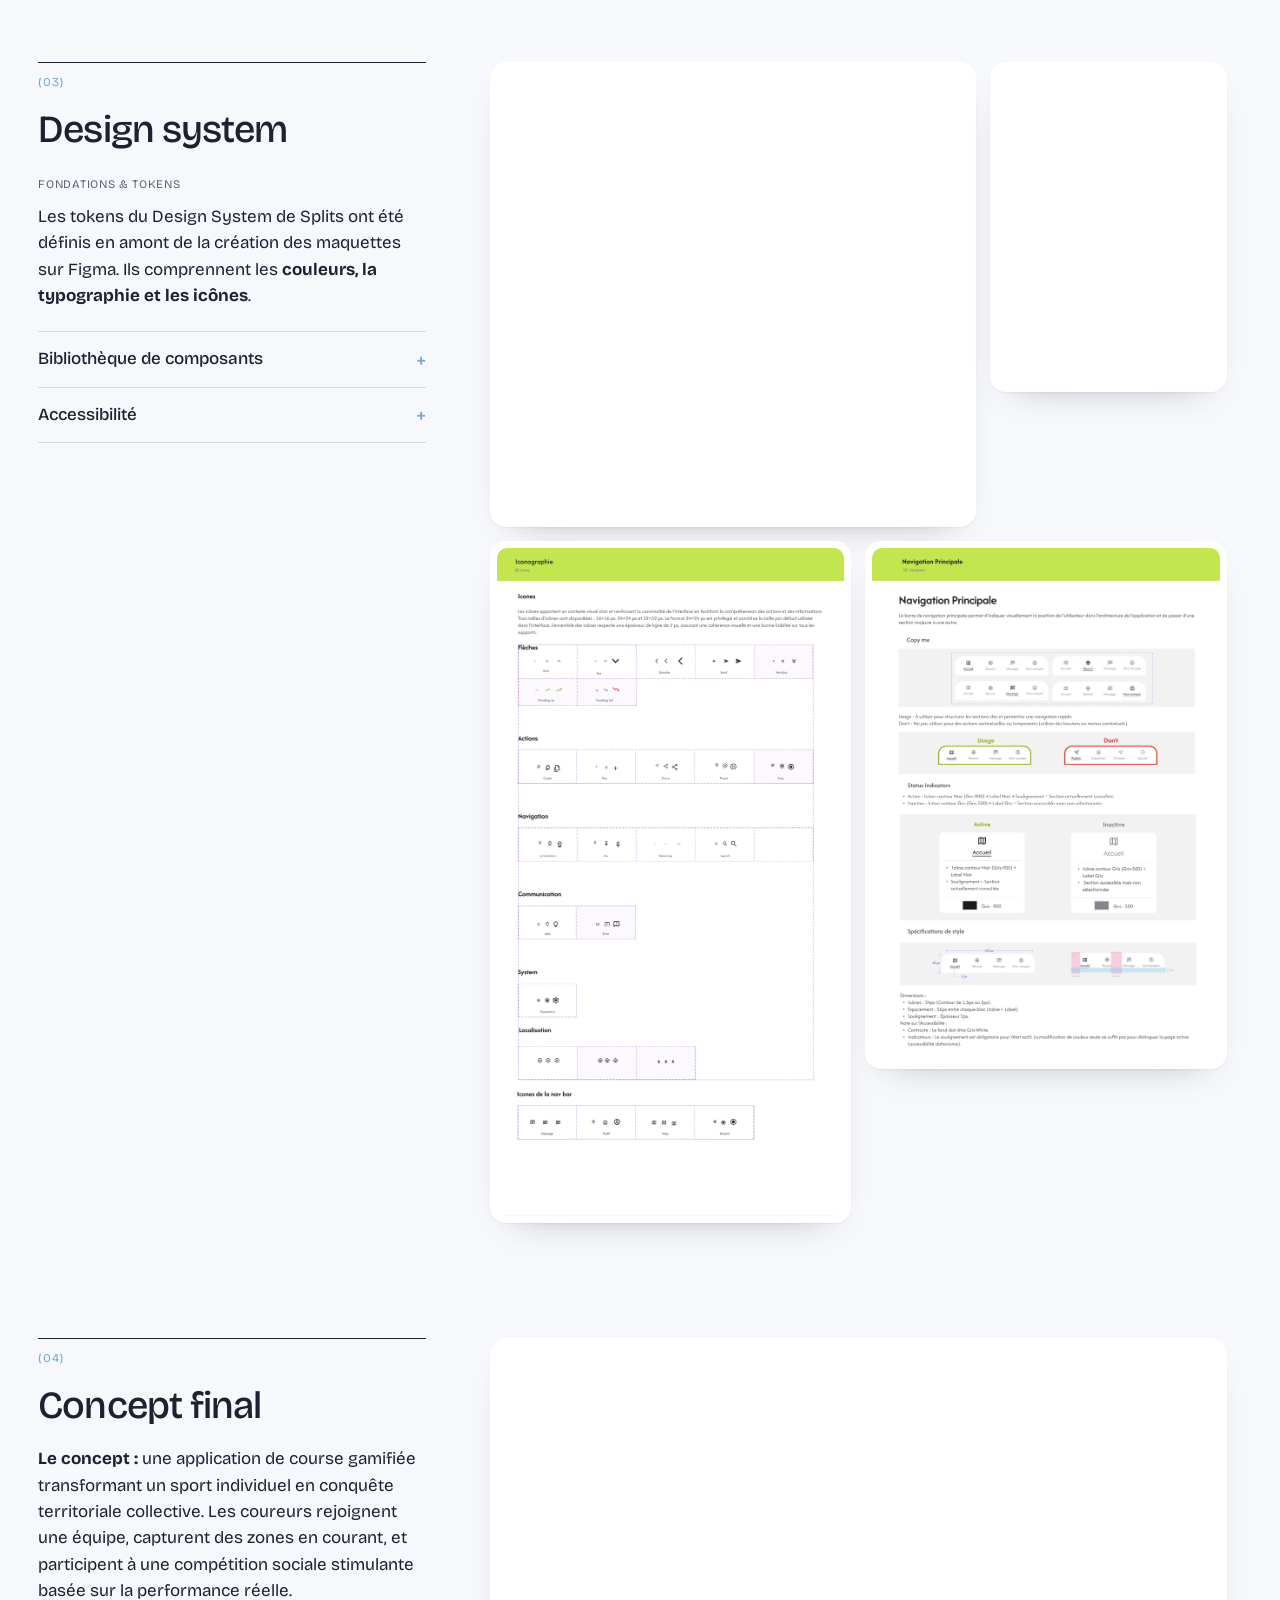
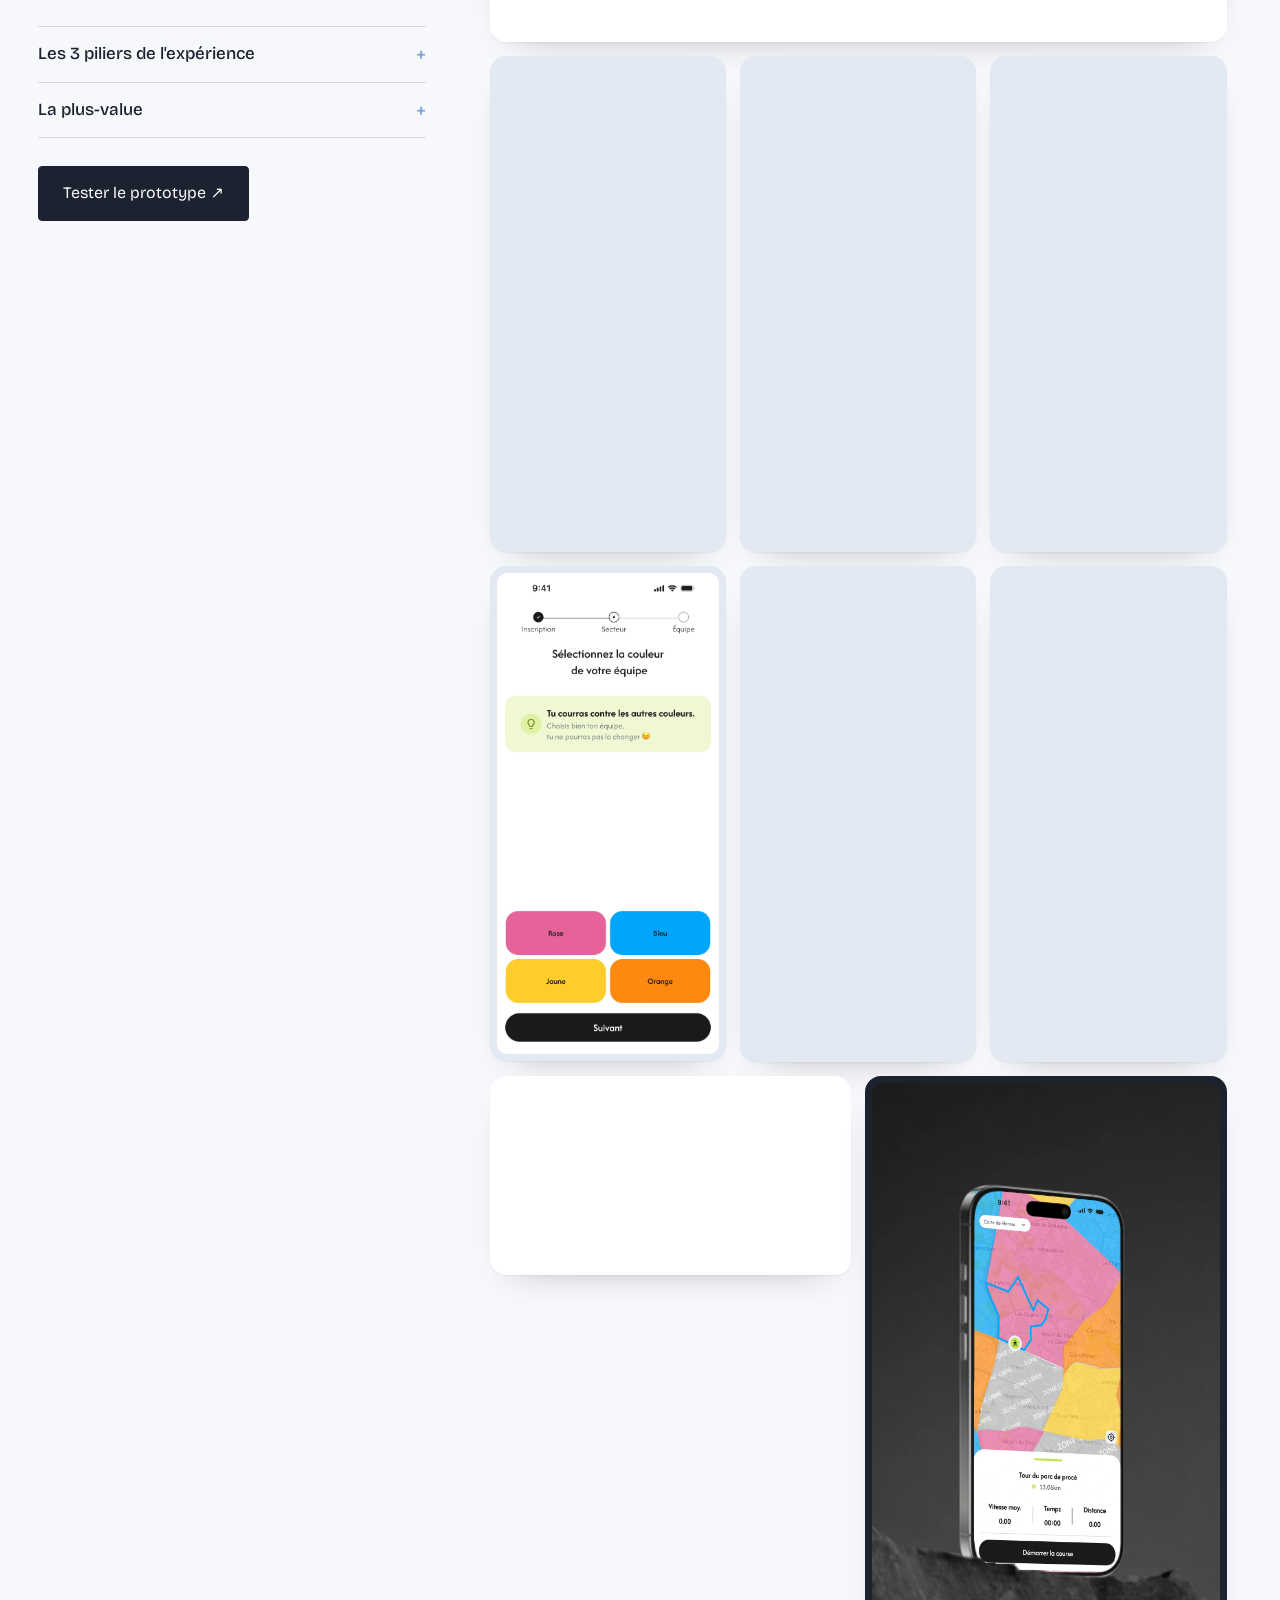
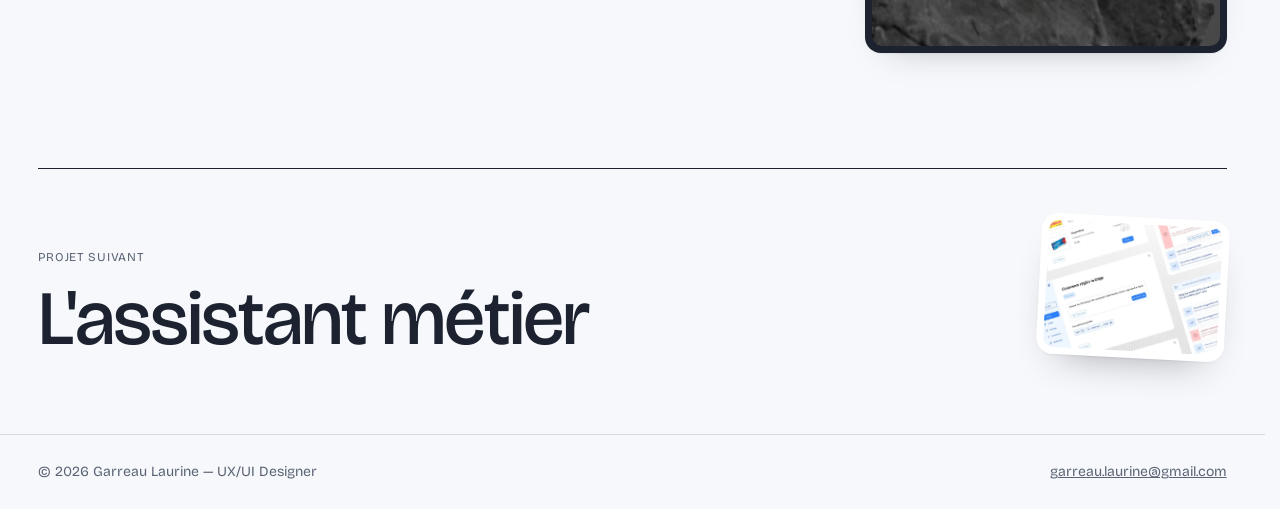
<file: splits.html>
<!doctype html>
<html lang="fr">
<head>
  <meta charset="utf-8">
  <meta name="viewport" content="width=device-width, initial-scale=1">
  <title>Splits — Laurine Garreau</title>
  <meta name="description" content="Projet 02 — Splits : une application de course gamifiée qui transforme un sport individuel en conquête territoriale collective.">
  <!-- Aperçu du lien quand on le partage (messageries, réseaux) -->
  <meta property="og:type" content="website">
  <meta property="og:site_name" content="Laurine Garreau — Portfolio">
  <meta property="og:title" content="Splits — Laurine Garreau">
  <meta property="og:description" content="Projet 02 — Splits : une application de course gamifiée qui transforme un sport individuel en conquête territoriale collective.">
  <meta property="og:url" content="https://laurinegarreau.github.io/portfolio-laurine-garreau/splits.html">
  <meta property="og:image" content="https://laurinegarreau.github.io/portfolio-laurine-garreau/assets/img/splits-cover.webp?v=20261114">
  <meta property="og:locale" content="fr_FR">
  <meta name="twitter:card" content="summary_large_image">
  <meta name="twitter:image" content="https://laurinegarreau.github.io/portfolio-laurine-garreau/assets/img/splits-cover.webp?v=20261114">
  <link rel="preconnect" href="https://fonts.googleapis.com">
  <link rel="preconnect" href="https://fonts.gstatic.com" crossorigin>
  <link href="https://fonts.googleapis.com/css2?family=Bricolage+Grotesque:opsz,wght@12..96,200..800&family=Instrument+Serif:ital@0;1&display=swap" rel="stylesheet">
  <link rel="stylesheet" href="assets/css/style.css?v=20261114">
</head>
<body>

<header class="site-header">
  <div class="wrap">
    <nav class="nav" aria-label="Navigation principale">
      <a href="index.html#projets" aria-current="page">Projets</a>
      <a href="index.html#a-propos">À propos</a>
      <a href="laboratoire.html">Laboratoire</a>
      <a href="index.html#contact">Contact</a>
    </nav>
    <a class="badge" href="index.html" aria-label="Accueil — Laurine Garreau">
      <svg viewBox="0 0 100 100" aria-hidden="true">
        <defs><path id="circle" d="M50 50 m-38 0 a38 38 0 1 1 76 0 a38 38 0 1 1 -76 0"/></defs>
        <text><textPath href="#circle">Garreau · Laurine · UX/UI ·</textPath></text>
      </svg>
      <span class="mono">L</span>
    </a>
    <div class="header-right">
      <a class="cv" href="assets/docs/cv-laurine-garreau.pdf?v=20261114b" target="_blank" rel="noopener">Mon CV ↗</a>
      <a class="cv" href="assets/docs/Portfolio%20Garreau%20Laurine.pdf?v=20261114c" target="_blank" rel="noopener">Portfolio PDF ↗</a>
      <a class="btn" href="index.html#contact">Me contacter</a>
      <button class="menu-toggle" aria-label="Menu" aria-expanded="false"><span></span><span></span></button>
    </div>
  </div>
</header>
<!-- Retour : toujours visible en haut à gauche, sous l'en-tête -->
<a class="back-float" href="index.html#projets" data-back aria-label="Revenir en arrière"><svg viewBox="0 0 24 24" fill="none" stroke="currentColor" stroke-width="1.8" stroke-linecap="round" stroke-linejoin="round" aria-hidden="true"><path d="M19 12H5M11 6l-6 6 6 6"/></svg><span>Retour</span></a>

<main>
  <section class="project-hero">
    <div class="wrap">
      <div class="rule-head"><span>(02) Étude de cas</span><span>Projet 02 / 06</span></div>
      <h1 class="display project-title">Splits</h1>
      <p class="project-sub">Cas d'étude</p>

      <div class="project-intro">
        <p class="lead">Projet de groupe réalisé à l'École de Design Nantes Atlantique autour de la thématique <strong>Sport et Bien-être</strong>. L'enjeu : transformer des <strong>sports individuels en défis stimulants, équitables et fédérateurs</strong> pour renforcer la dynamique de groupe. Le projet s'est concentré sur la création d'un <strong>Design System complet</strong>, garantissant une expérience cohérente et accessible pour une application de course compétitive en équipe.</p>
        <dl class="meta">
          <dt>Durée</dt><dd>1 mois</dd>
          <dt>Équipe</dt><dd><span>Léa Gawronski</span><span>Cindy Neil</span><span>Carla Zafimahova</span></dd>
          <dt>Outils</dt><dd><span class="tag">Figma</span> <span class="tag">Notion</span></dd>
          <dt>Année</dt><dd>2026</dd>
        </dl>
      </div>
    </div>
  </section>

  <div class="wrap">
    <div class="project-cover reveal"><img src="assets/img/splits-cover.webp?v=20261114" alt="Deux iPhone affichant l'écran d'accueil et le résumé de course de Splits" width="2400" height="2252" decoding="async"></div>

    <div class="chapters">
      <article class="chapter">
        <div class="chapter-text reveal">
          <span class="num">01</span>
          <h2 class="display h3">Design process</h2>
          <h3>Défi</h3>
          <blockquote>Comment transformer des sports individuels en défis stimulants, équitables et fédérateurs ?</blockquote>
          <p><strong>Insight :</strong> l'effet communautaire multiplie par 3 l'engagement sportif. Pour transformer un sport individuel en expérience collective, il faut allier <strong>précision technique</strong> et <strong>sentiment d'appartenance</strong>. La <strong>gamification sociale</strong> est la clé de l'engagement durable.</p>
          <div class="mores">
          <details class="more"><summary>Processus — Double Diamant</summary><div class="more-body">
<ul>
            <li>Recherche et découverte</li>
            <li>Définition et personas</li>
            <li>Développement d'idées</li>
            <li>Wireframe et prototypage</li>
          </ul>
          </div></details>
          <details class="more"><summary>Recherches &amp; analyse</summary><div class="more-body">
<p>Plusieurs veilles ont été menées pour comprendre le contexte et identifier les opportunités.</p>
          <ul>
            <li><strong>Marché :</strong> 12 millions de coureurs en France, 66% motivés par le défi personnel.</li>
            <li><strong>Benchmark technique :</strong> Strava pour le suivi précis et l'aspect réseau social.</li>
            <li><strong>Benchmark ludique :</strong> Pokémon Go pour l'occupation territoriale et les événements communautaires.</li>
          </ul>
          </div></details>
          </div>
        </div>
        <div class="gallery reveal">
          <button class="shot"><img src="assets/img/splits-strava.webp?v=202611031959" alt="Benchmark Strava" loading="lazy" width="2400" height="1295" decoding="async"></button>
          <button class="shot"><img src="assets/img/splits-pokemon.webp?v=202611031959" alt="Benchmark Pokémon Go" loading="lazy" width="2400" height="1284" decoding="async"></button>
          <button class="shot four"><img src="assets/img/splits-inspiration.webp?v=20261114" alt="Planche d'inspiration" loading="lazy" width="1879" height="1129" decoding="async"></button>
          <button class="shot two contain"><img src="assets/img/splits-concurrents.webp?v=20261114" alt="Analyse des concurrents" loading="lazy" width="1378" height="2173" decoding="async"></button>
          <button class="shot full contain"><img src="assets/img/splits-persona.webp?v=202611031959" alt="Persona : Loya, coureuse régulière" loading="lazy" width="2400" height="1265" decoding="async"></button>
        </div>
      </article>

      <article class="chapter">
        <div class="chapter-text reveal">
          <span class="num">02</span>
          <h2 class="display h3">User flow</h2>
          <h3>Focus objectif</h3>
          <p>Nous avons cartographié l'ensemble du parcours utilisateur, de <strong>l'onboarding avec le choix de l'équipe</strong> jusqu'à la <strong>conquête territoriale</strong> via les courses.</p>
          <div class="mores">
          <details class="more"><summary>Les moments clés d'interaction</summary><div class="more-body">
<p>Cette visualisation complète nous a permis d'identifier précisément les <strong>moments clés d'interaction</strong> : la carte de la ville pour visualiser les territoires conquis, le lancement de course via le bouton Play, et le système de récompenses. Pour chaque point de contact, nous avons défini comment l'interface doit <strong>réagir instantanément</strong> pour afficher les <strong>statistiques de manière claire</strong>, tout en maintenant une <strong>expérience fluide</strong> même en plein effort physique.</p>
          </div></details>
          </div>
        </div>
        <div class="gallery reveal">
          <button class="shot full"><img src="assets/img/splits-userflow.webp?v=202611031959" alt="User flow de l'application Splits" loading="lazy" width="1275" height="1082" decoding="async"></button>
        </div>
      </article>

      <article class="chapter">
        <div class="chapter-text reveal">
          <span class="num">03</span>
          <h2 class="display h3">Design system</h2>
          <h3>Fondations &amp; tokens</h3>
          <p>Les tokens du Design System de Splits ont été définis en amont de la création des maquettes sur Figma. Ils comprennent les <strong>couleurs, la typographie et les icônes</strong>.</p>
          <div class="mores">
          <details class="more"><summary>Bibliothèque de composants</summary><div class="more-body">
<p>Le Design System développé dans le cadre du projet Splits a été pensé pour être évolutif et réutilisable. Il est constitué d'éléments indispensables et récurrents dans l'application :</p>
          <ul>
            <li><strong>Atomes :</strong> boutons, icônes de navigation, badges d'équipe…</li>
            <li><strong>Molécules :</strong> barre de navigation principale, cartes de statistiques…</li>
            <li><strong>Organismes :</strong> carte territoriale interactive, écran de lancement de course…</li>
          </ul>
          </div></details>
          <details class="more"><summary>Accessibilité</summary><div class="more-body">
<p>Chaque composant intègre des <strong>états clairs</strong> (actif/inactif) avec des <strong>indicateurs visuels multiples</strong> garantissant l'identification sans dépendre uniquement de la couleur, essentiel pour les utilisateurs daltoniens.</p>
          </div></details>
          </div>
        </div>
        <div class="gallery reveal">
          <button class="shot four"><img src="assets/img/splits-ds-buttons.webp?v=202611031959" alt="Composants boutons du design system" loading="lazy" width="2400" height="2289" decoding="async"></button>
          <button class="shot two"><img src="assets/img/splits-ds-colors.webp?v=202611031959" alt="Palette de couleurs du design system" loading="lazy" width="1600" height="2273" decoding="async"></button>
          <button class="shot"><img src="assets/img/splits-ds-nav.webp?v=202611031959" alt="Documentation des icônes et états" loading="lazy" width="1600" height="3079" decoding="async"></button>
          <button class="shot"><img src="assets/img/splits-ds-navigation.webp?v=202611031959" alt="Documentation de la navigation principale" loading="lazy" width="1600" height="2371" decoding="async"></button>
        </div>
      </article>

      <article class="chapter">
        <div class="chapter-text reveal">
          <span class="num">04</span>
          <h2 class="display h3">Concept final</h2>
          <p><strong>Le concept :</strong> une application de course gamifiée transformant un sport individuel en conquête territoriale collective. Les coureurs rejoignent une équipe, capturent des zones en courant, et participent à une compétition sociale stimulante basée sur la performance réelle.</p>
          <div class="mores">
          <details class="more"><summary>Les 3 piliers de l'expérience</summary><div class="more-body">
<ul>
            <li><strong>Conquête territoriale :</strong> visualisation en temps réel des zones contrôlées par chaque équipe sur une carte interactive. Plus on court dans une zone, plus on la capture pour son équipe.</li>
            <li><strong>Gamification sociale :</strong> système de récompenses et d'items collectables pendant les courses. Possibilité de handicaper les équipes adverses pour ajouter une dimension stratégique.</li>
            <li><strong>Communauté active :</strong> événements communautaires, défis d'équipe et espace de conversation intégré pour maintenir l'engagement et multiplier la motivation.</li>
          </ul>
          </div></details>
          <details class="more"><summary>La plus-value</summary><div class="more-body">
<p>L'interface a été pensée pour être lisible en plein effort physique grâce à un Design System rigoureux et accessible. L'objectif : transformer la course solitaire en une expérience collective stimulante, où le sentiment d'appartenance renforce la motivation quotidienne.</p>
          </div></details>
          </div>
          <a class="btn btn--solid proto" href="https://www.figma.com/proto/uksjoOwDzmEzrdJMabogXf/Design-Systeme?page-id=28%3A24&amp;node-id=606-5348&amp;p=f&amp;viewport=491%2C335%2C0.06&amp;t=oBBA4i4VLJstKr1T-1&amp;scaling=scale-down&amp;content-scaling=fixed&amp;starting-point-node-id=606%3A5348" target="_blank" rel="noopener">Tester le prototype ↗</a>
        </div>
        <div class="gallery reveal">
          <button class="shot full"><img src="assets/img/splits-logo.webp?v=202611031959" alt="Logo Splits" loading="lazy" width="2276" height="914" decoding="async"></button>
          <button class="shot two half-m grey"><img src="assets/img/splits-screen-4.webp?v=202611031959" alt="Écran carte des territoires" loading="lazy" width="1290" height="2796" decoding="async"></button>
          <button class="shot two half-m grey"><img src="assets/img/splits-screen-3.webp?v=202611031959" alt="Écran détail d'une zone" loading="lazy" width="1290" height="2796" decoding="async"></button>
          <button class="shot two half-m grey"><img src="assets/img/splits-screen-6.webp?v=202611031959" alt="Écran choix d'un itinéraire" loading="lazy" width="1290" height="2796" decoding="async"></button>
          <button class="shot two half-m grey"><img src="assets/img/splits-screen-5.webp?v=202611031959" alt="Écran choix de l'équipe" loading="lazy" width="1290" height="2796" decoding="async"></button>
          <button class="shot two half-m grey"><img src="assets/img/splits-screen-1.webp?v=202611031959" alt="Écran geler une autre équipe" loading="lazy" width="1290" height="2796" decoding="async"></button>
          <button class="shot two half-m grey"><img src="assets/img/splits-screen-2.webp?v=202611031959" alt="Écran conversations" loading="lazy" width="1290" height="2796" decoding="async"></button>
          <button class="shot"><img src="assets/img/splits-icon.webp?v=202611031959" alt="Icône de l'application sur l'écran d'accueil" loading="lazy" width="974" height="521" decoding="async"></button>
          <button class="shot dark"><img src="assets/img/splits-phone.webp?v=202611031959" alt="iPhone affichant la carte de Splits" loading="lazy" width="1200" height="1946" decoding="async"></button>
        </div>
      </article>
    </div>

    <a class="next" href="assistant-metier.html">
      <div><p class="eyebrow">Projet suivant</p><span class="display">L'assistant métier</span></div>
      <span class="inline-img"><img src="assets/img/assistant-thumb.webp?v=202611031959" alt="" width="1134" height="1134" decoding="async"></span>
    </a>
  </div>
</main>

<footer class="site-footer">
  <div class="wrap">
    <span>© <span data-year>2026</span> Garreau Laurine — UX/UI Designer</span>
    <a href="mailto:garreau.laurine@gmail.com">garreau.laurine@gmail.com</a>
  </div>
</footer>

<script src="assets/js/main.js?v=20261114"></script>
</body>
</html>
</file>
<file: assets/css/style.css>
/* ==========================================================================
   Portfolio — Garreau Laurine
   ========================================================================== */

:root {
  /* Palette alignée sur le CV : blanc froid, bleu-nuit, touches de bleu doux */
  --cream: #f7f8fb;
  --cream-2: #eaf0f8;
  --ink: #1c2230;
  --ink-soft: #5b6475;
  --line: rgba(28, 34, 48, .14);
  --white: #ffffff;

  --accent: #7ba7d8;        /* bleu du CV : décor, puces, soulignés */
  --accent-strong: #7ba7d8; /* le même bleu du CV pour les textes et icônes */
  --accent-soft: #dce8f7;   /* fonds teintés */

  --radius: 22px;
  --radius-sm: 14px;
  --img-radius: 10px;   /* arrondi unique de toutes les images */
  --frame-radius: 16px; /* cadre blanc autour, concentrique */
  --gutter: clamp(16px, 3vw, 40px);
  --max: 1440px;

  --f-sans: "Bricolage Grotesque", system-ui, sans-serif;
  --f-serif: "Instrument Serif", Georgia, serif;
  --f-mono: "Bricolage Grotesque", system-ui, sans-serif; /* légendes, numéros, métadonnées (anciennement DM Mono) */
  --ease: cubic-bezier(.22, .8, .2, 1);
}

*, *::before, *::after { box-sizing: border-box; }
html { scroll-behavior: smooth; -webkit-text-size-adjust: 100%; }
body {
  margin: 0;
  background: var(--cream);
  color: var(--ink);
  font-family: var(--f-sans);
  font-size: 17px;
  line-height: 1.55;
  -webkit-font-smoothing: antialiased;
  overflow-x: hidden;
}
/* Grain de papier très léger sur toute la page */
body::after {
  content: ""; position: fixed; inset: 0; z-index: 90; pointer-events: none;
  opacity: .06; mix-blend-mode: multiply;
  background: url("data:image/svg+xml,%3Csvg xmlns='http://www.w3.org/2000/svg' width='160' height='160'%3E%3Cfilter id='n'%3E%3CfeTurbulence type='fractalNoise' baseFrequency='.9' numOctaves='2' stitchTiles='stitch'/%3E%3C/filter%3E%3Crect width='100%25' height='100%25' filter='url(%23n)'/%3E%3C/svg%3E");
}
img { display: block; max-width: 100%; height: auto; } /* width/height dans le HTML : place réservée avant le chargement */
a { color: inherit; }
button { font: inherit; color: inherit; }
::selection { background: var(--ink); color: var(--cream); }

.wrap { width: 100%; max-width: var(--max); margin: 0 auto; padding: 0 var(--gutter); }
.sr-only { position: absolute; width: 1px; height: 1px; overflow: hidden; clip: rect(0 0 0 0); }

/* Typographie --------------------------------------------------------------- */
.display {
  font-family: var(--f-sans);
  font-weight: 500;
  letter-spacing: -.025em;
  line-height: 1;
  margin: 0;
}
.it {
  font-family: var(--f-serif);
  font-style: italic;
  font-weight: 400;
  letter-spacing: -.01em;
}
.h2 { font-size: clamp(34px, 5.4vw, 76px); }
.h3 { font-size: clamp(26px, 3vw, 40px); }
.eyebrow {
  font-family: var(--f-mono);
  font-size: 12px;
  font-weight: 400;
  letter-spacing: .06em;
  text-transform: uppercase;
  color: var(--ink-soft);
  margin: 0 0 14px;
}
/* En-tête de section façon imprimé : filet fin + deux légendes */
.rule-head {
  display: flex; justify-content: space-between; gap: 16px; flex-wrap: wrap;
  font-family: var(--f-mono); font-size: 12px; letter-spacing: .06em; text-transform: uppercase;
  color: var(--ink-soft);
  border-top: 1px solid var(--ink);
  padding-top: 10px;
  margin-bottom: clamp(28px, 4vw, 56px);
}

/* Annotations tracées à la main (se dessinent à l'apparition) */
.mark { position: relative; display: inline-block; white-space: nowrap; }
.scribble { position: absolute; overflow: visible; pointer-events: none; fill: none; stroke: var(--accent); stroke-width: 2.4; stroke-linecap: round; stroke-linejoin: round; }
/* sans vector-effect : Safari ignore pathLength avec non-scaling-stroke, le tracé disparaissait */
.scribble path { stroke-dasharray: 1; stroke-dashoffset: 1; }
.is-in .scribble path, .is-in.scribble path { transition: stroke-dashoffset 1.1s .35s cubic-bezier(.6, 0, .3, 1); stroke-dashoffset: 0; }
.scribble--under { left: -2%; bottom: -.24em; width: 104%; height: .26em; } /* sous le mot, sans toucher les lettres */
.scribble--circle { left: -12%; top: -38%; width: 124%; height: 176%; }
.lead { font-size: clamp(18px, 1.6vw, 22px); line-height: 1.45; max-width: 46ch; }
p strong, li strong { font-weight: 700; }

/* Boutons (contour fin comme la référence) ----------------------------------- */
.btn {
  display: inline-flex;
  align-items: center;
  gap: 10px;
  padding: 14px 24px;
  border: 1px solid var(--ink);
  border-radius: 4px;
  background: transparent;
  text-decoration: none;
  font-size: 16px;
  cursor: pointer;
  position: relative;
  overflow: hidden;
  isolation: isolate;
  transition: color .35s var(--ease);
}
.btn::before {
  content: "";
  position: absolute; inset: 0;
  background: var(--ink);
  transform: scaleY(0); transform-origin: 50% 100%; /* monte depuis le bas sans dépasser du bouton */
  transition: transform .35s var(--ease);
  z-index: -1;
}
.btn:hover { color: var(--cream); }
.btn:hover::before { transform: scaleY(1); }
.btn--solid { background: var(--ink); color: var(--cream); }
.btn--solid::before { background: var(--cream); }
.btn--solid:hover { color: var(--ink); }
.btn svg { width: 16px; height: 16px; transition: transform .35s var(--ease); }
.btn:hover svg { transform: translateX(3px); }

.tag {
  display: inline-flex; align-items: center; gap: 6px;
  padding: 4px 12px;
  border: 1px solid var(--line);
  border-radius: 999px;
  font-size: 13px;
  background: var(--white);
}

/* Header -------------------------------------------------------------------- */
.site-header {
  position: sticky; top: 0; z-index: 50;
  background: rgba(247, 248, 251, .88); /* repli pour les anciens Safari */
  background: color-mix(in srgb, var(--cream) 88%, transparent);
  backdrop-filter: blur(10px);
  -webkit-backdrop-filter: blur(10px);
  transition: box-shadow .3s;
}
.site-header.is-scrolled { box-shadow: 0 1px 0 var(--line); }
/* Bouton retour flottant (pages projet et Laboratoire) : fixé en haut à gauche, juste sous l'en-tête */
.back-float {
  position: fixed; z-index: 45; top: calc(78px + 16px); left: var(--gutter);
  display: inline-flex; align-items: center; gap: 8px;
  height: 44px; padding: 0 18px 0 14px; border-radius: 999px;
  background: rgba(247, 248, 251, .9);
  background: color-mix(in srgb, var(--cream) 90%, transparent);
  -webkit-backdrop-filter: blur(10px); backdrop-filter: blur(10px);
  border: 1px solid var(--line); color: var(--ink); text-decoration: none;
  font-size: 15px; font-weight: 500;
  transition: background .2s, color .2s, border-color .2s, transform .3s var(--ease);
}
.back-float svg { width: 18px; height: 18px; transition: transform .3s var(--ease); }
.back-float:hover { background: var(--ink); color: var(--cream); border-color: var(--ink); }
.back-float:hover svg { transform: translateX(-3px); }
.back-float:focus-visible { outline: 2px solid var(--ink); outline-offset: 3px; }
.nav-open .back-float { opacity: 0; pointer-events: none; }
@media (max-width: 860px) {
  /* mobile : un rond de 44 px (taille de doigt), sans texte */
  .back-float { top: calc(68px + 12px); width: 44px; padding: 0; justify-content: center; }
  .back-float span { position: absolute; width: 1px; height: 1px; overflow: hidden; clip: rect(0 0 0 0); white-space: nowrap; }
  body .project-hero { padding-top: 76px; } /* le contenu commence sous le bouton retour */
}

.site-header .wrap {
  display: grid;
  grid-template-columns: 1fr auto 1fr;
  align-items: center;
  height: 78px;
}
.nav { display: flex; gap: clamp(16px, 2.2vw, 34px); }
.nav a { text-decoration: none; font-size: 16px; position: relative; }
.nav a::after {
  content: ""; position: absolute; left: 0; right: 0; bottom: -3px; height: 1px;
  background: currentColor; transform: scaleX(0); transform-origin: right;
  transition: transform .35s var(--ease);
}
.nav a:hover::after, .nav a[aria-current]::after { transform: scaleX(1); transform-origin: left; }
.header-right { display: flex; justify-content: flex-end; align-items: center; gap: 18px; }
.header-right .btn { padding: 10px 18px; font-size: 15px; }
.header-right .cv { font-size: 15px; text-decoration: none; }

/* Badge circulaire rotatif (logo) */
.badge {
  width: 62px; height: 62px;
  position: relative; display: grid; place-items: center;
  text-decoration: none;
}
.badge svg { position: absolute; inset: 0; width: 100%; height: 100%; animation: spin 18s linear infinite; }
.badge text { font-size: 10.5px; letter-spacing: 2.6px; font-weight: 600; fill: var(--ink); text-transform: uppercase; }
.badge .mono { font-family: var(--f-serif); font-style: italic; font-size: 24px; line-height: 1; }
.badge:hover svg { animation-duration: 5s; }
@keyframes spin { to { transform: rotate(360deg); } }

.menu-toggle { display: none; background: none; border: 0; padding: 8px; cursor: pointer; }
.menu-toggle span { display: block; width: 24px; height: 1.5px; background: var(--ink); margin: 6px 0; transition: transform .3s; }

/* Hero ---------------------------------------------------------------------- */
.hero { position: relative; padding: 0; overflow: hidden; isolation: isolate; }
/* premier écran : tout ce qui présente Laurine tient dans la hauteur de la fenêtre (moins l'en-tête) */
.hero-screen {
  min-height: min(calc(100vh - 78px), 1000px);
  min-height: min(calc(100svh - 78px), 1000px); /* sur un très grand écran, pas de vide immense sous le titre */
  display: flex; flex-direction: column;
  padding: clamp(28px, 6vh, 72px) 0 clamp(28px, 6vh, 64px);
  container-type: inline-size; /* le titre se règle sur la largeur de la colonne, pas de la fenêtre */
}
.hero-title {
  /* « Laurine Garreau » (en Inter) occupe toute la largeur de la colonne (≈ 7 em de long), sans dépasser un écran peu haut */
  font-size: max(30px, min(calc((100vw - 2 * var(--gutter)) / 7.05), 24vh)); /* repli sans unités de conteneur */
  font-size: max(30px, min(calc(100cqw / 7.05), 24vh));
  width: fit-content; margin-inline: auto; /* centré ; la 2e ligne, calée à droite, s'aligne sur la fin du nom */
  font-weight: 500;
  letter-spacing: -.02em; /* Bricolage Grotesque est déjà serrée en grand : un léger resserrement suffit */
  line-height: .98;
  position: relative;
  padding-top: .32em; /* place pour la souris et Figma au-dessus du nom */
}
.hero-title .line { display: block; white-space: nowrap; }
/* le nom « Laurine Garreau » en Inter, resserré ; le métier garde Instrument Serif */
.hero-title .line:not(.line--role) { font-family: "Inter", var(--f-sans); letter-spacing: -.045em; }
.br-mob { display: none; } /* coupure « Laurine / Garreau », sur mobile seulement */
/* 2e ligne : le métier, en serif italique bleu, calé à droite */
.hero-title .line--role {
  text-align: right;
  font-family: var(--f-serif);
  font-style: italic;
  font-weight: 400;
  letter-spacing: -.02em;
  color: var(--accent-strong);
  margin-top: .02em;
}

/* Objets UX posés par-dessus le titre (tailles en em = suivent le titre).
   .deco (lien) : suit la ligne qui monte au chargement + parallaxe au scroll (propriété translate, posée en JS)
   img : flottement continu (translate/rotate) + réactions au survol et au clic (transform) */
.perch { position: relative; display: inline-block; width: 0; height: 0; vertical-align: baseline; }
.deco {
  position: absolute;
  z-index: 2;
  display: block;
  opacity: 0;
  animation: follow 1.4s var(--ease) forwards;
  transform-origin: 50% 100%;
  cursor: pointer;
  -webkit-tap-highlight-color: transparent;
}
.deco-obj {
  height: 100%;
  width: auto;
  max-width: none;
  transform-origin: 50% 90%;
  transition: transform .45s cubic-bezier(.34, 1.8, .5, 1);
  animation: float 5s ease-in-out infinite;
}
/* Survol : l'objet se replie sur place en une petite carte (miniature + nom du projet + « découvrir ») ;
   en sortant, la carte grossit légèrement en s'effaçant et l'objet revient */
.deco-obj { transition: transform .45s cubic-bezier(.34, 1.8, .5, 1), opacity .25s ease; }
.deco:hover, .deco:focus-visible, .deco.is-pressed { z-index: 5; } /* la carte passe devant les autres objets */
.deco:hover .deco-obj, .deco:focus-visible .deco-obj, .deco.is-pressed .deco-obj { opacity: 0; transform: scale(.55); }
.deco-card {
  position: absolute; left: 50%; top: 50%;
  --tx: -50%; translate: var(--tx) -50%;
  display: flex; align-items: center; gap: 12px; white-space: nowrap;
  padding: 8px 20px 8px 8px; border-radius: 16px; text-align: left;
  background: var(--cream); border: 1px solid rgba(28, 34, 48, .55);
  box-shadow: 0 6px 18px -10px rgba(28, 34, 48, .35);
  font-family: var(--f-sans); font-style: normal; letter-spacing: 0; line-height: 1.15; color: var(--ink);
  opacity: 0; scale: 1.12; pointer-events: none;
  transition: opacity .3s ease, scale .45s var(--ease);
}
.deco:hover .deco-card, .deco:focus-visible .deco-card, .deco.is-pressed .deco-card {
  opacity: 1; scale: 1;
  transition: opacity .2s ease .05s, scale .5s cubic-bezier(.34, 1.5, .5, 1);
}
.deco-card img { width: 76px; height: 54px; object-fit: cover; border-radius: 8px; flex: none; }
.deco-card-txt { display: flex; flex-direction: column; gap: 3px; }
.deco-card-name { font-size: 19px; font-weight: 500; }
.deco-card-go { font-family: var(--f-mono); font-size: 11.5px; letter-spacing: .04em; text-transform: uppercase; color: var(--ink-soft); }
.deco-card-num { font-family: var(--f-mono); font-size: 12px; font-weight: 400; color: var(--accent-strong); margin-right: .25em; vertical-align: .15em; }
.deco-card-arrow { color: var(--accent-strong); margin-left: .2em; }
.deco-card-short { display: none; font-size: 12px; color: var(--ink-soft); }
.deco:focus-visible { outline: 2px solid var(--ink); outline-offset: 4px; border-radius: 8px; }
.deco.is-pressed .deco-obj { animation: press .55s cubic-bezier(.34, 1.6, .5, 1), float 5s ease-in-out infinite; }
/* posés sur le haut des minuscules, dans la marge gauche, ou sous le blanc entre deux mots */
/* tailles contrastées : la souris grande, le téléphone moyen, le curseur et Figma petits (jamais sous ~55 px sur grand écran) */
/* six objets, un par projet, de tailles variées : trois au-dessus du nom (gauche, milieu, droite),
   le téléphone dans la marge de la 2e ligne, le crayon et le sac en dessous */
.deco--mouse  { height: .66em; left: -.2em;  bottom: .6em;  animation-delay: .05s; }
.deco--ia     { height: .44em; left: -.34em; bottom: .74em; animation-delay: .15s; }
.deco--golf   { height: .58em; left: -.4em;  bottom: .56em; animation-delay: .25s; }
.deco--phone  { height: .56em; left: -.7em;  bottom: .04em; animation-delay: .2s; }
.deco--pencil { height: .44em; left: -.4em;  bottom: -.38em; animation-delay: .3s; }
.deco--bag    { height: .48em; left: -.02em; bottom: -.5em; animation-delay: .35s; }
/* le drapeau est au bord droit du titre : sa carte s'ouvre vers la gauche pour rester dans l'écran */
.deco--golf .deco-card { left: auto; right: -12px; --tx: 0; }
/* petit écran : la carte s'aligne sur le bord de l'objet le plus proche du bord de l'écran */
@media (max-width: 860px) {
  .deco--mouse .deco-card, .deco--phone .deco-card { left: 0; --tx: 0; }
  .deco--golf .deco-card, .deco--pencil .deco-card, .deco--bag .deco-card { left: auto; right: 0; --tx: 0; }
  .deco-card { padding: 6px 14px 6px 6px; gap: 10px; }
  .deco-card img { width: 56px; height: 40px; }
  .deco-card-name { font-size: 15px; }
  .deco-card-go { display: none; }
  .deco-card-short { display: block; }
}
/* chaque objet flotte à son rythme */
.deco--mouse .deco-obj  { animation-duration: 5.2s; }
.deco--ia .deco-obj     { animation-duration: 4.4s; animation-delay: -1.5s; }
.deco--golf .deco-obj   { animation-duration: 5.4s; animation-delay: -2.2s; }
.deco--phone .deco-obj  { animation-duration: 5.8s; animation-delay: -3s; }
.deco--pencil .deco-obj { animation-duration: 4.8s; animation-delay: -.8s; }
.deco--bag .deco-obj    { animation-duration: 5s;   animation-delay: -3.6s; }
@keyframes float {
  0%, 100% { translate: 0 0;      rotate: -1deg; }
  50%      { translate: 0 -.03em; rotate: 1deg; }
}
/* La ligne monte (animation rise) ; l'objet, qui est dedans, monte avec elle
   en traînant un peu derrière, dépasse légèrement puis se pose. */
@keyframes follow {
  0%   { opacity: 0; transform: translateY(.9em) rotate(-14deg); }
  45%  { opacity: 1; }
  70%  { transform: translateY(-.08em) rotate(4deg); }
  85%  { transform: translateY(.02em) rotate(-1deg); }
  100% { opacity: 1; transform: none; }
}
@keyframes press {
  0%   { transform: scale(1); }
  25%  { transform: scale(1.15, .8) translateY(.05em); }
  55%  { transform: scale(.9, 1.15) translateY(-.22em) rotate(8deg); }
  80%  { transform: scale(1.04, .96) translateY(0) rotate(-3deg); }
  100% { transform: scale(1); }
}
.inline-img {
  display: inline-block;
  height: .74em;
  aspect-ratio: 1.45;
  border-radius: .14em;
  overflow: hidden;
  flex: none;
  animation: bob 6s ease-in-out infinite;
  box-shadow: 0 .06em .14em rgba(28, 34, 48, .14);
}
.inline-img:nth-of-type(2) { animation-delay: -3s; }
.inline-img img { width: 100%; height: 100%; object-fit: cover; border-radius: var(--img-radius); }
.hero-hello { position: relative; margin: 0 0 clamp(20px, 5vh, 64px); }
@keyframes bob { 0%, 100% { transform: translateY(0) rotate(-2deg); } 50% { transform: translateY(-.06em) rotate(2deg); } }

.hero-meta {
  position: relative;
  display: flex; justify-content: space-between; align-items: flex-end; gap: 24px; flex-wrap: wrap;
  margin: auto 0 0; /* collée en bas du premier écran */
  padding-top: clamp(24px, 4vh, 44px);
}
.hero-meta p { margin: 0; max-width: 40ch; font-size: 18px; }
.hero-meta .status { max-width: none; }
.status { font-family: var(--f-mono); font-size: 13px; letter-spacing: .04em; text-transform: uppercase; }
.status .mark { margin-left: .3em; color: var(--accent-strong); }
/* le cercle autour de « septembre 2026 » se trace une fois la page affichée */
.hero .scribble path { animation: draw 1.2s 1.2s cubic-bezier(.6, 0, .3, 1) forwards; }
.intro-on .hero .scribble path { animation: none; }
@keyframes draw { to { stroke-dashoffset: 0; } }

/* Photo posée sur papier (portrait de la section À propos) */
.snap {
  position: relative; display: block;
  background: var(--white);
  padding: 10px 10px 0;
  box-shadow: 0 1px 2px rgba(28, 34, 48, .08), 0 18px 40px -24px rgba(28, 34, 48, .35);
  text-decoration: none;
  transform: rotate(var(--r, 0deg));
  transition: transform .6s var(--ease), box-shadow .6s var(--ease);
}
.snap img { width: 100%; aspect-ratio: var(--ar, 4 / 3); object-fit: cover; background: var(--cream-2); }
.snap figcaption {
  display: block; padding: 10px 2px 12px;
  font-family: var(--f-mono); font-size: 11.5px; letter-spacing: .03em; color: var(--ink-soft);
}

/* Sections ------------------------------------------------------------------ */
.section { padding: clamp(80px, 11vw, 160px) 0; }
/* « À propos » puis « Contact » : leurs marges s'additionnaient (≈ 300 px de vide) */
#projets { padding-top: clamp(140px, 18vw, 280px); } /* grand écart entre le premier écran et les projets */
#a-propos { padding-bottom: clamp(40px, 4vw, 64px); }
.contact { padding-top: clamp(48px, 5vw, 80px); }
/* À propos : comme le fond du CV, un bleu très pâle qui naît de la couleur de la page et y retourne,
   avec des courbes de niveau (comme la couverture du portfolio) qui s'estompent sur les bords */
.section--paper {
  position: relative; overflow: hidden; isolation: isolate;
  background: linear-gradient(180deg, var(--cream) 0%, #e8eff9 22%, #e2ebf8 50%, #e8eff9 78%, var(--cream) 100%);
}
.topo-wrap {
  position: absolute; inset: 0; z-index: -1; pointer-events: none;
  -webkit-mask-image: radial-gradient(ellipse 75% 62% at 50% 50%, #000 35%, transparent 100%);
  mask-image: radial-gradient(ellipse 75% 62% at 50% 50%, #000 35%, transparent 100%);
}
/* même trait que les courbes de l'accueil : bleu fin et discret */
.topo { width: 100%; height: 100%; fill: none; stroke: var(--accent-strong); stroke-opacity: .1; stroke-width: 1; }
/* les courbes se dessinent lentement et sans fin, une à une (départs et durées posés par main.js) :
   à l'accueil dès l'arrivée, dans l'À propos quand la section apparaît à l'écran */
.topo path { stroke-dasharray: 1; stroke-dashoffset: 1; } /* épaisseur réglée en JS selon l'échelle (compatible Safari) */
/* puis tout le relief dérive très lentement */
.topo g { animation: topo-drift 38s ease-in-out infinite alternate; transform-origin: 50% 50%; }
/* Accueil : les mêmes courbes, retournées, en trait d'encre très léger, tracées une fois au chargement */
.topo-wrap--hero {
  -webkit-mask-image: radial-gradient(ellipse 80% 70% at 50% 45%, #000 30%, transparent 100%);
  mask-image: radial-gradient(ellipse 80% 70% at 50% 45%, #000 30%, transparent 100%);
}
.topo-wrap--hero .topo { stroke-opacity: .08; transform: scaleX(-1); }
/* chaque courbe se trace à son tour, une fois l'intro terminée */
.topo-wrap--hero .topo path, .topo-wrap.is-drawing .topo path { animation: topo-draw var(--dur, 22s) ease-in-out var(--d, .3s) infinite both; }
.intro-on .topo-wrap--hero .topo path { animation: none; }
/* en boucle, sans fin : la courbe se trace, reste un moment, puis s'efface dans le même sens et recommence */
@keyframes topo-draw {
  0%       { stroke-dashoffset: 1; }
  45%, 60% { stroke-dashoffset: 0; }
  100%     { stroke-dashoffset: -1; }
}
@keyframes topo-drift {
  from { transform: translate(-1.2%, -.8%) scale(1.02); }
  to   { transform: translate(1.2%, .8%) scale(1.04); }
}
.section--paper .rule-head { color: var(--accent-strong); border-top: 0; padding-top: 0; }
#projets .rule-head { display: none; } /* ni filet ni mention au-dessus des projets */
.statement { max-width: 20ch; font-size: clamp(32px, 4.6vw, 64px); margin-bottom: clamp(48px, 6vw, 90px); }

/* Liste des projets, façon sommaire de magazine */
.works { list-style: none; margin: 0; padding: 0; border-top: 1px solid var(--ink); }
.works li { border-bottom: 1px solid var(--line); }
.work {
  display: grid; align-items: baseline; gap: 20px;
  grid-template-columns: 56px 1fr minmax(180px, 26%) 80px;
  padding: clamp(18px, 2.4vw, 30px) 0;
  text-decoration: none;
  transition: color .3s, padding .5s var(--ease);
}
.work-num, .work-meta, .work-year { font-family: var(--f-mono); font-size: 12.5px; letter-spacing: .04em; text-transform: uppercase; color: var(--ink-soft); }
.work-year { text-align: right; }
.work-title { font-size: clamp(32px, 5.4vw, 80px); font-weight: 500; letter-spacing: -.045em; line-height: 1; }
.work-thumb { display: none; }
/* aperçu du projet survolé : suit doucement la souris (ordinateur seulement) */
.peek {
  position: fixed; left: 0; top: 0; z-index: 40; pointer-events: none;
  width: clamp(240px, 24vw, 360px); aspect-ratio: 4 / 3;
  background: var(--white); padding: 8px; border-radius: var(--frame-radius);
  box-shadow: 0 30px 60px -30px rgba(28, 34, 48, .5);
  opacity: 0; transform: translate(-50%, -50%) scale(.9) rotate(-2deg);
  transition: opacity .3s, transform .5s var(--ease);
}
.peek img { width: 100%; height: 100%; object-fit: cover; border-radius: var(--img-radius); }
.peek.is-on { opacity: 1; transform: translate(-50%, -50%) scale(1) rotate(-2deg); }
@media (hover: none) { .peek { display: none; } }
.work:hover { color: var(--accent-strong); }
.work:hover .work-num { color: var(--accent-strong); }

/* À propos */
.about { display: grid; grid-template-columns: minmax(220px, .8fr) 2fr; gap: clamp(36px, 6vw, 110px); align-items: start; }
.snap--portrait {
  --r: -2deg; --ar: 4 / 5; max-width: 340px; margin: 14px 0 0; position: sticky; top: 120px;
  border-radius: var(--frame-radius); padding: 10px 10px 0;
}
.snap--portrait img { object-position: 50% 22%; border-radius: var(--img-radius); }
.about-lead { font-family: var(--f-serif); font-size: clamp(30px, 3.6vw, 52px); line-height: 1.08; letter-spacing: -.015em; margin: 0 0 clamp(28px, 3vw, 44px); max-width: 22ch; }
.about-lead .it { color: var(--accent-strong); }
.about-cols { display: grid; grid-template-columns: 1fr 1fr; gap: clamp(20px, 3vw, 44px); }
.about-cols p { margin: 0; }
.list-title { font-family: var(--f-mono); font-weight: 400; font-size: 12px; letter-spacing: .06em; text-transform: uppercase; color: var(--accent-strong); margin: clamp(44px, 5vw, 70px) 0 16px; }
/* compétences : étiquettes courtes en deux groupes, lisibles d'un coup d'œil */
.skills { display: grid; grid-template-columns: auto 1fr; align-items: baseline; gap: 14px 24px; }
.skills-group { margin: 0; font-size: 14px; color: var(--ink-soft); white-space: nowrap; }
.tags { list-style: none; margin: 0; padding: 0; display: flex; flex-wrap: wrap; gap: 8px; }
.tag-btn {
  padding: 7px 15px;
  border: 1px solid var(--accent-soft);
  border-radius: 999px;
  background: rgba(255, 255, 255, .8);
  font: inherit; font-size: 15px; font-weight: 500; line-height: 1.3; color: var(--ink);
  cursor: pointer;
  transition: background .3s, color .3s, border-color .3s, transform .3s var(--ease);
}
.tag-btn:hover { background: var(--accent-soft); border-color: var(--accent); color: var(--accent-strong); }
.tag-btn:active { transform: scale(.96); }
.tag-btn:focus-visible { outline: 2px solid var(--accent-strong); outline-offset: 3px; }
.tag-btn[aria-expanded="true"] { background: var(--accent-strong); border-color: var(--accent-strong); color: var(--white); }

/* panneau déployé sous le groupe : l'illustration animée + une phrase */
.skill-panel {
  display: grid; grid-template-columns: 120px 1fr; gap: 6px 20px; align-items: center;
  margin-top: 10px; padding: 12px 20px 12px 12px;
  background: rgba(255, 255, 255, .85);
  border: 1px solid var(--accent-soft); border-radius: 16px;
  animation: panel-in .45s var(--ease);
  position: relative; overflow: hidden;
}
.skill-panel[hidden] { display: none; }
.skill-panel > * { animation: panel-in .45s var(--ease); } /* fondu à chaque changement de compétence */
/* fine barre de progression jusqu'au passage automatique à la compétence suivante */
.skill-panel::after { content: ""; position: absolute; left: 0; bottom: 0; height: 2px; width: 0; background: var(--accent); opacity: .7; }
.skill-panel.is-auto::after { animation: panel-progress var(--step, 4s) linear forwards; }
@keyframes panel-progress { to { width: 100%; } }
.skill-panel p { margin: 0; font-size: 15.5px; line-height: 1.45; color: var(--ink-soft); max-width: 46ch; }
@keyframes panel-in { from { opacity: 0; transform: translateY(-8px); } }

/* Illustrations : traits fins bleus, chaque partie s'anime sur elle-même */
.ill { width: 120px; height: 80px; overflow: visible; fill: none; stroke: var(--accent-strong); stroke-width: 2; stroke-linecap: round; stroke-linejoin: round; }
.ill * { transform-box: fill-box; transform-origin: center; }
/* recherche : la loupe passe d'une personne à l'autre */
.ill--research .people { stroke: var(--ink-soft); }
.ill--research .loupe circle { fill: rgba(220, 232, 247, .55); }
.ill--research .loupe { animation: ill-scan 2.6s ease-in-out infinite alternate; }
@keyframes ill-scan { from { transform: translateX(-30px); } to { transform: translateX(30px); } }
/* prototypage : l'écran se dessine, le curseur vient cliquer le bouton */
.ill--proto .screen { stroke: var(--ink-soft); }
.ill--proto .draw { stroke-dasharray: 120; stroke-dashoffset: 120; animation: ill-draw .7s var(--ease) forwards; }
.ill--proto .d2 { animation-delay: .25s; } .ill--proto .d3 { animation-delay: .5s; }
.ill--proto .cta { animation: ill-draw .7s .5s var(--ease) forwards, ill-press 2.4s 1.2s infinite; }
.ill--proto .cursor { fill: var(--white); animation: ill-point 2.4s 1.2s var(--ease) infinite; }
@keyframes ill-draw { to { stroke-dashoffset: 0; } }
@keyframes ill-point { 0%, 15% { transform: translate(0, 0); } 45%, 70% { transform: translate(-30px, -6px); } 55% { transform: translate(-30px, -6px) scale(.85); } 100% { transform: translate(0, 0); } }
@keyframes ill-press { 0%, 50%, 100% { fill: none; } 55%, 70% { fill: var(--accent-soft); } }
/* design system : les composants viennent s'aligner sur la grille */
.ill--system .piece { fill: var(--accent-soft); animation: ill-snap .8s var(--ease) backwards; }
.ill--system .p1 { --x: -26px; --y: -10px; --r: -25deg; }
.ill--system .p2 { --x: 28px; --y: -12px; --r: 30deg; animation-delay: .12s; }
.ill--system .p3 { --x: -30px; --y: 14px; --r: 20deg; animation-delay: .24s; }
.ill--system .p4 { --x: 26px; --y: 14px; --r: -20deg; animation-delay: .36s; }
.ill--system .base { stroke: var(--ink-soft); }
@keyframes ill-snap { from { opacity: 0; transform: translate(var(--x), var(--y)) rotate(var(--r)); } }
/* accessibilité : le contour de focus passe d'un élément à l'autre, comme au clavier */
.ill--a11y .block { stroke: var(--ink-soft); }
.ill--a11y .focus { stroke-width: 2.5; animation: ill-tab 3s steps(1) infinite; }
@keyframes ill-tab { 0% { transform: translateX(0); } 33% { transform: translateX(27px); } 66% { transform: translateX(54px); } }
/* analyse : les barres montent */
.ill--analysis .axis { stroke: var(--ink-soft); }
.ill--analysis .bar { fill: var(--accent-soft); transform-origin: 50% 100%; animation: ill-grow .8s var(--ease) backwards; }
.ill--analysis .b2 { animation-delay: .1s; } .ill--analysis .b3 { animation-delay: .2s; }
.ill--analysis .b4 { animation-delay: .3s; fill: var(--accent); }
@keyframes ill-grow { from { transform: scaleY(0); } }
/* collaboration : les bulles apparaissent, quelqu'un écrit */
.ill--collab .bubble { fill: var(--white); animation: ill-pop .5s cubic-bezier(.34, 1.56, .64, 1) backwards; }
.ill--collab .left { transform-origin: 20% 100%; }
.ill--collab .right { transform-origin: 80% 100%; animation-delay: .35s; }
.ill--collab .dot { fill: var(--accent-strong); stroke: none; animation: ill-type 1.2s .8s infinite backwards; }
.ill--collab .t2 { animation-delay: 1s; } .ill--collab .t3 { animation-delay: 1.2s; }
@keyframes ill-pop { from { transform: scale(0); } }
@keyframes ill-type { 0%, 100% { opacity: .25; } 40% { opacity: 1; } }
/* curiosité : l'ampoule se dessine puis s'allume */
.ill--curious .bulb { stroke-dasharray: 150; stroke-dashoffset: 150; animation: ill-draw .9s var(--ease) forwards, ill-glow 2s .9s ease-in-out infinite alternate; }
.ill--curious .bulb-base { stroke: var(--ink-soft); }
.ill--curious .rays { opacity: 0; animation: ill-rays 2s .9s ease-in-out infinite alternate; }
@keyframes ill-glow { to { fill: rgba(123, 167, 216, .22); } }
@keyframes ill-rays { from { opacity: 0; transform: scale(.85); } to { opacity: 1; transform: scale(1.05); } }
/* rigueur : les cases se cochent une à une */
.ill--rigor .box, .ill--rigor .line { stroke: var(--ink-soft); }
.ill--rigor .tick { stroke-width: 2.5; stroke-dasharray: 14; stroke-dashoffset: 14; animation: ill-draw .35s ease-out forwards; }
.ill--rigor .k1 { animation-delay: .3s; } .ill--rigor .k2 { animation-delay: .75s; } .ill--rigor .k3 { animation-delay: 1.2s; }
@media (prefers-reduced-motion: reduce) {
  .ill *, .skill-panel { animation: none !important; }
  .ill .draw, .ill .bulb, .ill .tick { stroke-dashoffset: 0; }
  .ill--curious .rays { opacity: 1; }
}
.about-links { display: flex; gap: 28px; flex-wrap: wrap; margin: 36px 0 0; font-family: var(--f-mono); font-size: 13px; letter-spacing: .04em; text-transform: uppercase; }
.about-links a {
  text-decoration: none;
  background: linear-gradient(currentColor, currentColor) 0 100% / 100% 1px no-repeat;
  padding-bottom: 3px;
  transition: color .3s;
}
.about-links a:hover { color: var(--accent-strong); }

/* Contact : l'adresse e-mail en grand, qui ouvre la messagerie, et un bouton pour la copier */
.contact-intro { font-family: var(--f-serif); font-size: clamp(26px, 3vw, 40px); line-height: 1.15; margin: 0 0 18px; max-width: 24ch; }
.mail { display: flex; align-items: center; gap: 20px 28px; flex-wrap: wrap; margin-bottom: clamp(40px, 5vw, 64px); }
.mail-link {
  font-size: clamp(30px, 5.6vw, 84px); font-weight: 500; letter-spacing: -.045em; line-height: 1.05;
  text-decoration: none; overflow-wrap: anywhere;
  background: linear-gradient(var(--accent), var(--accent)) 0 100% / 0 3px no-repeat;
  transition: background-size .45s var(--ease), color .3s;
}
.mail-link:hover { color: var(--accent-strong); background-size: 100% 3px; }
.mail-copy { font-family: var(--f-mono); font-size: 12.5px; letter-spacing: .05em; text-transform: uppercase; padding: 12px 18px; }
.contact-direct { list-style: none; margin: 0; padding: 0; border-top: 1px solid var(--line); max-width: 640px; }
.contact-direct li { display: flex; justify-content: space-between; gap: 16px; padding: 16px 0; border-bottom: 1px solid var(--line); flex-wrap: wrap; }
.contact-direct span { color: var(--ink-soft); font-family: var(--f-mono); font-size: 11.5px; letter-spacing: .06em; text-transform: uppercase; }
.contact-direct a {
  text-decoration: none;
  background: linear-gradient(var(--accent), var(--accent)) 0 100% / 0 2px no-repeat;
  transition: background-size .4s var(--ease);
}
.contact-direct a:hover { background-size: 100% 2px; }
.site-footer { border-top: 1px solid var(--line); padding: 26px 0; font-size: 14px; color: var(--ink-soft); }
.site-footer .wrap { display: flex; justify-content: space-between; gap: 16px; flex-wrap: wrap; }

/* ==========================================================================
   Pages projet
   ========================================================================== */
/* En-tête : retour + filet de légendes, titre, puis une fiche technique façon imprimé */
.project-hero { padding: clamp(32px, 5vw, 72px) 0 clamp(32px, 4vw, 56px); }
.project-title { font-size: clamp(44px, 7vw, 110px); }
.project-sub { font-family: var(--f-serif); font-style: italic; font-size: clamp(24px, 2.6vw, 38px); margin: 8px 0 0; line-height: 1.1; }
.project-intro { display: grid; grid-template-columns: 1.4fr 1fr; gap: clamp(28px, 5vw, 80px); margin-top: clamp(32px, 4vw, 56px); align-items: start; }
.meta { display: grid; grid-template-columns: repeat(4, auto); gap: 10px 28px; border-top: 1px solid var(--ink); padding-top: 12px; }
.meta dt { font-family: var(--f-mono); font-size: 11.5px; font-weight: 400; letter-spacing: .06em; text-transform: uppercase; color: var(--ink-soft); }
.meta dd { margin: 0; font-size: 15px; grid-row: 2; }
.meta dd span { display: block; }
.meta .tag { display: block; padding: 0; border: 0; border-radius: 0; background: none; font-size: 15px; }
.project-intro .lead { margin: 0; }
/* Laboratoire : pas de fiche projet à côté, le texte d'intro prend toute la largeur */
.project-intro--full { grid-template-columns: 1fr; }
.project-intro--full .lead { max-width: none; }
/* l'image de couverture est posée comme un grand tirage, avec une légende */
.project-cover { background: var(--white); padding: 10px; border-radius: var(--frame-radius); aspect-ratio: auto; box-shadow: 0 1px 2px rgba(28, 34, 48, .06), 0 30px 70px -40px rgba(28, 34, 48, .4); }
.project-cover img { width: 100%; aspect-ratio: 16 / 8; object-fit: cover; border-radius: var(--img-radius); }

/* Chapitres : numéro sur un filet, comme une rubrique de magazine */
.chapters { padding-top: clamp(64px, 9vw, 130px); }
.chapter { display: grid; grid-template-columns: minmax(280px, 1fr) 1.9fr; gap: clamp(28px, 5vw, 80px); padding-bottom: clamp(72px, 9vw, 140px); }
.chapter-text { position: sticky; top: 110px; align-self: start; }
.chapter-text .num {
  display: block; border-top: 1px solid var(--ink); padding-top: 10px;
  font-family: var(--f-mono); font-size: 12px; letter-spacing: .06em; color: var(--accent-strong);
}
.chapter-text .num::before { content: "("; }
.chapter-text .num::after { content: ")"; }
.chapter-text h2 { margin: 18px 0 22px; }
.chapter-text h3 { font-family: var(--f-mono); font-weight: 400; font-size: 11.5px; letter-spacing: .06em; text-transform: uppercase; color: var(--ink-soft); margin: 28px 0 10px; }
.chapter-text p { margin: 0 0 14px; }
.chapter-text ul { margin: 0 0 14px; padding-left: 0; list-style: none; }
.chapter-text li { margin-bottom: 9px; padding-left: 22px; position: relative; }
.chapter-text li::before { content: "—"; position: absolute; left: 0; color: var(--accent); }
/* la question clé, comme une note manuscrite entre guillemets */
.chapter-text blockquote {
  margin: 22px 0; padding: 0 0 0 26px; border: 0; background: none; position: relative;
  font-family: var(--f-serif); font-style: italic; font-size: clamp(22px, 2vw, 28px); line-height: 1.2; color: var(--ink);
}
.chapter-text blockquote::before {
  content: "“"; position: absolute; left: -4px; top: -.18em;
  font-size: 2.4em; line-height: 1; color: var(--accent);
}

/* Galeries : chaque visuel est un tirage sur papier ; les photos d'objets (croquis, post-it…) sont posées de travers */
.gallery { display: grid; grid-template-columns: repeat(6, 1fr); gap: 14px; align-content: start; align-items: start; } /* chaque visuel garde ses proportions */
.shot {
  grid-column: span 3;
  background: var(--white);
  cursor: zoom-in;
  padding: 7px; border: 0;
  border-radius: var(--frame-radius);
  position: relative;
  box-shadow: 0 1px 2px rgba(28, 34, 48, .06), 0 16px 36px -26px rgba(28, 34, 48, .4);
  transition: transform .6s var(--ease), box-shadow .6s var(--ease);
}
.shot img { width: 100%; height: auto; display: block; border-radius: var(--img-radius); } /* image entière, jamais rognée */
.shot:hover { transform: translateY(-4px); box-shadow: 0 2px 4px rgba(28, 34, 48, .08), 0 26px 50px -30px rgba(28, 34, 48, .5); }
.shot.full { grid-column: span 6; }
.shot.two { grid-column: span 2; }
.shot.four { grid-column: span 4; }
.shot.tall { grid-row: span 2; } /* image très haute (ex. palette) : à côté de deux images empilées */
.gallery--dense { grid-auto-flow: dense; }
.shot.contain img { object-fit: contain; }
.shot.dark { background: var(--ink); }
.shot.grey { background: #e3e9f2; }
.shot.paper { transform: rotate(var(--r, -1deg)); }
.shot.paper:nth-of-type(even) { --r: 1deg; }
.shot.paper:hover { transform: rotate(0deg) translateY(-4px); }
.shot figcaption {
  position: absolute; left: 14px; bottom: 14px;
  background: var(--white); color: var(--ink);
  font-family: var(--f-mono); font-size: 11px; letter-spacing: .04em; padding: 3px 8px;
}

.proto { display: inline-flex; margin-top: 10px; }

/* Textes dépliants : l'essentiel reste visible, le détail s'ouvre au clic */
.mores { margin: 22px 0 18px; border-top: 1px solid var(--line); }
.more { border-bottom: 1px solid var(--line); }
.more summary {
  list-style: none; cursor: pointer;
  display: flex; justify-content: space-between; align-items: center; gap: 16px;
  padding: 14px 0; font-weight: 500; transition: color .3s;
}
.more summary::-webkit-details-marker { display: none; }
.more summary::after {
  content: "+"; flex: none;
  font-family: var(--f-mono); font-size: 20px; line-height: 1; color: var(--accent-strong);
  transition: transform .35s var(--ease);
}
.more summary:hover { color: var(--accent-strong); }
.more summary:focus-visible { outline: 2px solid var(--accent-strong); outline-offset: 2px; border-radius: 4px; }
.more[open] summary::after { transform: rotate(45deg); }
.more-body { padding: 0 0 16px; }
.more[open] .more-body { animation: panel-in .45s var(--ease); }
.more-body > :last-child { margin-bottom: 0; }

/* Laboratoire : mur d'images en colonnes, filtrable par médium */
.lab-filters { display: flex; flex-wrap: wrap; gap: 8px; margin: 0 0 clamp(24px, 3vw, 40px); }
.lab-filters .tag-btn[aria-pressed="true"] { background: var(--accent-strong); border-color: var(--accent-strong); color: var(--white); }
.lab-grid { columns: 3 300px; column-gap: clamp(14px, 1.6vw, 24px); padding-bottom: clamp(48px, 6vw, 90px); }
.lab-item, .lab-note { break-inside: avoid; margin: 0 0 clamp(14px, 1.6vw, 24px); }
.lab-item .shot { display: block; width: 100%; }
.lab-item .shot.tint { background: #b5ada8; }
.lab-item figcaption {
  display: flex; flex-wrap: wrap; align-items: baseline; gap: 4px 10px;
  padding: 10px 4px 0; font-size: 15px;
}
.lab-item figcaption span { font-weight: 500; }
.lab-item figcaption em { font-style: normal; font-family: var(--f-mono); font-size: 11px; letter-spacing: .05em; text-transform: uppercase; color: var(--accent-strong); }
.lab-item figcaption a { margin-left: auto; font-family: var(--f-mono); font-size: 12px; text-transform: uppercase; letter-spacing: .04em; color: var(--ink); }
/* Kirâ : tête de section avec filet (comme les chapitres), texte sans fond, titre dans le rose de la marque */
.lab-brand { display: grid; grid-template-columns: minmax(240px, 1fr) 2.2fr; column-gap: clamp(24px, 4vw, 64px); align-items: start; padding-top: clamp(24px, 4vw, 60px); }
.lab-brand-head { grid-column: 1 / -1; margin-bottom: clamp(24px, 3vw, 40px); }
.lab-brand .lab-note { position: sticky; top: 110px; margin: 0; }
.lab-brand-title { position: relative; display: inline-block; font-size: clamp(56px, 7vw, 112px); line-height: .95; margin: 0 0 clamp(16px, 2vw, 26px); color: #ca5479; }
.lab-brand-title .sparkles { position: absolute; top: -.12em; right: -.62em; width: .6em; height: .4em; fill: #ca5479; animation: twinkle 3.2s ease-in-out infinite; }
@keyframes twinkle { 0%, 100% { opacity: 1; transform: scale(1); } 50% { opacity: .45; transform: scale(.82); } }
.lab-note p { margin: 0; color: var(--ink-soft); max-width: 34ch; }
.lab-note .it { font-family: var(--f-serif); font-style: italic; font-size: 1.12em; color: #ca5479; }
.lab-grid--two { columns: 2 260px; }
.lab-item[hidden], .lab-note[hidden], .lab-brand[hidden] { display: none; }
@media (max-width: 860px) { .lab-brand { grid-template-columns: 1fr; } .lab-brand .lab-note { position: static; margin-bottom: 28px; } }
@media (prefers-reduced-motion: reduce) { .lab-brand-title .sparkles { animation: none; } }
.lab-grid.is-filtering > * { animation: panel-in .45s var(--ease); }

/* Ouvrir une création en 3D depuis sa carte */
.spline-open {
  margin-left: auto; padding: 0; border: 0; background: none; cursor: pointer;
  font-family: var(--f-mono); font-size: 12px; letter-spacing: .04em; text-transform: uppercase; color: var(--accent-strong);
  text-decoration: underline; text-underline-offset: 3px;
}
.spline-modal {
  position: fixed; inset: 0; z-index: 200; display: grid; place-items: center;
  background: rgba(20, 24, 34, .72); -webkit-backdrop-filter: blur(6px); backdrop-filter: blur(6px);
  opacity: 0; visibility: hidden; transition: opacity .35s ease, visibility .35s;
}
.spline-modal.is-open { opacity: 1; visibility: visible; }
.spline-frame {
  position: relative; width: min(92vw, 1100px); aspect-ratio: 16 / 10; max-height: 86vh;
  border-radius: var(--frame-radius); overflow: hidden; background: #e3e9f2;
  transform: scale(.94); transition: transform .45s var(--ease);
}
.spline-modal.is-open .spline-frame { transform: none; }
.spline-frame::before { content: "Chargement de la 3D…"; position: absolute; inset: 0; display: grid; place-items: center; font-family: var(--f-mono); font-size: 12px; letter-spacing: .05em; text-transform: uppercase; color: var(--ink-soft); }
.spline-modal.is-ready .spline-frame::before { content: none; }
.spline-frame canvas { position: absolute; inset: 0; width: 100% !important; height: 100% !important; }
.spline-hint { position: absolute; left: 50%; top: 14px; transform: translateX(-50%); margin: 0; padding: 7px 14px; border-radius: 999px; background: rgba(255, 255, 255, .9); font-size: 13px; white-space: nowrap; max-width: calc(100% - 28px); overflow: hidden; text-overflow: ellipsis; pointer-events: none; }
.spline-hint kbd { display: inline-block; min-width: 1.6em; padding: 1px 6px; margin: 0 1px; border: 1px solid var(--line); border-bottom-width: 2px; border-radius: 5px; background: var(--white); font-family: var(--f-mono); font-size: 12px; text-align: center; }
.spline-close { position: absolute; top: 18px; right: 22px; width: 44px; height: 44px; border: 0; border-radius: 50%; background: var(--white); font-size: 24px; line-height: 1; cursor: pointer; }
@media (max-width: 860px) { .spline-frame { aspect-ratio: 4 / 5; } }

.next {
  display: grid; grid-template-columns: 1fr auto; align-items: end; gap: 24px;
  text-decoration: none; padding: clamp(28px, 4vw, 48px) 0 clamp(48px, 6vw, 90px);
  border-top: 1px solid var(--ink);
}
.next .eyebrow::before { display: none; }
.next .display { font-size: clamp(40px, 6vw, 96px); transition: color .4s; }
.next:hover .display { color: var(--accent-strong); }
.next .inline-img {
  height: clamp(90px, 11vw, 160px); border-radius: var(--frame-radius); animation: none;
  background: var(--white); padding: 7px; aspect-ratio: 4 / 3;
  transform: rotate(3deg); transition: transform .6s var(--ease);
  box-shadow: 0 1px 2px rgba(28, 34, 48, .06), 0 20px 40px -24px rgba(28, 34, 48, .45);
}
.next:hover .inline-img { transform: rotate(-2deg) scale(1.04); }

/* Lightbox */
.lightbox {
  position: fixed; inset: 0; z-index: 100;
  background: rgba(18, 24, 38, .92);
  display: grid; place-items: center;
  padding: 24px;
  opacity: 0; pointer-events: none;
  transition: opacity .3s;
}
.lightbox.is-open { opacity: 1; pointer-events: auto; }
.lightbox img { max-width: 100%; max-height: 88vh; border-radius: 10px; object-fit: contain; }
.lightbox button {
  position: absolute; top: 18px; right: 18px;
  width: 48px; height: 48px; border-radius: 50%;
  border: 1px solid rgba(247, 248, 251, .5); background: transparent; color: var(--cream);
  cursor: pointer; font-size: 22px;
}

/* Touches de bleu ------------------------------------------------------------- */
/* La signature italique (le « R »), comme le nom en bleu du CV */
.display .it, .project-sub, .chapter-text .num { color: var(--accent-strong); }
.badge .mono { color: var(--accent-strong); }
::selection { background: var(--accent-strong); color: var(--white); }

/* Liens et soulignés */
.nav a::after { background: var(--accent); height: 2px; }
.lead strong, .chapter-text strong { color: var(--ink); }

/* Petits repères : pastilles, chiffres, icônes */
.tag { border-color: var(--accent-soft); background: var(--white); }
.eyebrow::before {
  content: ""; display: inline-block;
  width: 18px; height: 2px; margin-right: 10px;
  vertical-align: middle; background: var(--accent);
}
.shot figcaption { background: var(--accent-soft); }
.chapter-text ul li::marker { color: var(--accent); }

/* Le bouton principal se remplit en bleu au survol */
.btn--solid::before { background: var(--accent-strong); }
.btn--solid:hover { color: var(--white); border-color: var(--accent-strong); }

/* Intro d'ouverture (accueil) -------------------------------------------------- */
/* 1. le nom s'écrit lettre par lettre  2. le badge et les objets UX apparaissent au centre
   3. le badge rejoint l'en-tête, les objets rejoignent le titre qui remonte  (voir main.js) */
.intro { display: none; }
.intro-on .intro {
  display: grid; place-items: center;
  position: fixed; inset: 0; z-index: 100;
  background: var(--cream);
}
.intro-word {
  margin: 0;
  padding-left: .42em; /* compense l'espacement ajouté après la dernière lettre : le nom reste centré */
  font-size: 15px; font-weight: 500;
  letter-spacing: .42em; text-transform: uppercase;
  color: var(--ink);
  visibility: hidden; /* caché tant que les lettres ne sont pas prêtes (pas de flash du nom entier) */
}
.intro-word.is-ready { visibility: visible; }
.intro-word span { display: inline-block; opacity: 0; white-space: pre; will-change: transform, opacity; }
.intro-piece { position: fixed; left: 0; top: 0; margin: 0; will-change: transform, opacity; }
.intro-piece.badge { width: 120px; height: 120px; color: var(--ink); }
.intro-piece.badge .mono { font-size: 46px; display: inline-block; } /* inline-block : son fondu joue aussi sur l'échelle */
.intro-piece img { display: block; height: 100%; width: auto; }

/* États de départ, tant que l'intro tourne */
html { scrollbar-gutter: stable; } /* la page ne change pas de largeur quand le défilement revient */
html.intro-on { overflow: hidden; } /* sur html (et non body) pour que la gouttière reste réservée */
.intro-on .site-header { transform: translateY(-100%); }
.intro-on .site-header .badge { opacity: 0; } /* c'est la copie qui vole jusqu'ici */
.intro-on .hero-title .line { animation: none; opacity: 0; transform: none; }
.intro-on .deco { animation: none; opacity: 0; }
.intro-on .hero-hello, .intro-on .hero-meta, .intro-on .tiles { opacity: 0; }
/* Après l'intro : on fige l'état final (sans rejouer les animations CSS) */
.intro-done .hero-title .line, .intro-done .deco { animation: none; opacity: 1; transform: none; }

/* Apparitions au scroll ------------------------------------------------------ */
.reveal { opacity: 0; transform: translateY(14px); transition: opacity .9s var(--ease), transform .9s var(--ease); }
.reveal.is-in { opacity: 1; transform: none; }
/* l'animation ne garde pas son état final (fill « backwards ») : une fois finie, la ligne n'a plus de transform,
   sinon elle deviendrait le repère des objets positionnés dedans (rangée d'objets sur mobile) */
.hero-title .line { animation: rise 1.1s var(--ease) backwards; }
.hero-title .line + .line { animation-delay: .15s; }
@keyframes rise { from { opacity: 0; transform: translateY(40%); } }
@keyframes fade-in { from { opacity: 0; } }

@media (prefers-reduced-motion: reduce) {
  *, *::before, *::after { animation: none !important; transition: none !important; }
  .reveal, .hero-title .line, .deco { opacity: 1; transform: none; }
  .topo path { stroke-dashoffset: 0; }
}

/* Responsive ------------------------------------------------------------------ */
/* très grands écrans : la colonne s'élargit pour ne pas laisser d'immenses marges vides */
@media (min-width: 2000px) { :root { --max: 1720px; } }

@media (max-width: 1024px) {
  .about-cols { grid-template-columns: 1fr; }
  .work { grid-template-columns: 44px 1fr 70px; }
  .work-meta { display: none; }
  .meta { grid-template-columns: repeat(2, auto); }
  .meta dd { grid-row: auto; }
  .meta dt:nth-of-type(3), .meta dt:nth-of-type(4) { grid-row: 3; }
  .meta dd:nth-of-type(3), .meta dd:nth-of-type(4) { grid-row: 4; }
}

@media (max-width: 860px) {
  .hero-screen { min-height: 0; } /* sur mobile, le contenu garde sa hauteur naturelle */
  .site-header .wrap { grid-template-columns: auto 1fr auto; height: 68px; }
  .badge { width: 52px; height: 52px; order: -1; }
  .header-right { gap: 8px; }
  .header-right .cv, .header-right .btn { display: none; }
  .menu-toggle { display: block; }
  .nav {
    position: fixed; inset: 68px 0 auto 0;
    flex-direction: column; gap: 0;
    background: var(--cream); padding: 8px var(--gutter) 24px;
    border-bottom: 1px solid var(--line);
    transform: translateY(-120%); transition: transform .45s var(--ease);
    z-index: -1;
  }
  .nav a { font-size: 28px; padding: 10px 0; font-weight: 500; letter-spacing: -.03em; }
  .nav-open .nav { transform: none; }
  .nav-open .menu-toggle span:first-child { transform: translateY(3.75px) rotate(45deg); }
  .nav-open .menu-toggle span:last-child { transform: translateY(-3.75px) rotate(-45deg); }

  .about { grid-template-columns: 1fr; }
  .snap--portrait { position: relative; top: 0; max-width: 260px; margin-bottom: 70px; } /* place pour la note manuscrite */
  .skills { grid-template-columns: 1fr; gap: 10px; }
  .skills .tags + .skills-group { margin-top: 10px; }
  .tag-btn { font-size: 14px; padding: 6px 13px; }
  .skill-panel { grid-template-columns: 96px 1fr; gap: 6px 14px; padding: 10px 14px 10px 8px; }
  .skill-panel .ill { width: 96px; height: 64px; }
  .skill-panel p { font-size: 14.5px; }
  .work { grid-template-columns: 34px 1fr 64px; align-items: center; }
  .work-thumb { display: block; grid-column: 2 / -1; width: 100%; aspect-ratio: 4 / 3; /* même image et même cadrage que l'aperçu sur ordinateur */ object-fit: cover; margin-top: 4px; border-radius: var(--img-radius); }
  .project-intro, .chapter { grid-template-columns: 1fr; }
  .chapter-text { position: static; }
  .shot, .shot.two, .shot.four { grid-column: span 6; }
  .shot.tall { grid-row: auto; }
  .shot.half-m { grid-column: span 3; }
  .next { grid-template-columns: 1fr; }
  .next .inline-img { display: none; }
}

@media (max-width: 520px) {
  body { font-size: 16px; }
  /* couverture : sur mobile, l'image garde son format d'origine (ni rognée, ni de bande blanche dans le cadre) */
  .project-cover img { aspect-ratio: auto; height: auto; }
  /* hiérarchie du premier écran : le nom domine, le métier puis la présentation passent au second plan */
  .hero-title { font-weight: 600; }
  .hero-title .line--role { font-size: .64em; margin-top: .12em; }
  /* Premier écran mobile : le nom en très grand sur deux lignes (Laurine / Garreau), le métier dessous,
     tout calé à gauche pour remplir l'écran. Les six objets flottent dans l'espace libre autour :
     placés par rapport au bloc du titre (ancres neutralisées), au-dessus, dans la marge gauche et en dessous. */
  .hero-screen { min-height: calc(100vh - 68px); min-height: calc(100svh - 68px); padding: 12px 0 28px; }
  .hero-title {
    font-size: calc((100vw - 2 * var(--gutter)) / 3.75); font-size: calc(100cqw / 3.75); line-height: .9;
    margin: auto auto auto 0; padding: 78px 0 92px; text-align: left;
  }
  .br-mob { display: inline; }
  .hero-title .line--role { font-size: .5em; margin-top: .1em; }
  .hero-title .line { animation-name: fade-in; }
  .hero-title .perch { position: static; }
  .hero-title .line--role { text-align: left; }
  .hero-meta { flex-direction: column; align-items: flex-start; text-align: left; gap: 18px; }
  .hero-title .deco { left: auto; right: auto; top: auto; bottom: auto; }
  .hero-title .deco--mouse  { height: 64px; top: 6px;     left: 2%; }
  .hero-title .deco--golf   { height: 60px; top: 0;       left: 42%; }
  .hero-title .deco--ia     { height: min(50px, 12cqw); top: calc(78px + 1.86em); left: auto; right: 1%; }
  .hero-title .deco--phone  { height: 66px; bottom: 8px;  left: 8%; }
  .hero-title .deco--pencil { height: 54px; top: 22px; left: auto; right: 2%; }
  .hero-title .deco--bag    { height: 60px; bottom: 14px; left: 56%; }
  .deco--mouse .deco-card, .deco--phone .deco-card { left: 0; right: auto; --tx: 0; }
  .deco--golf .deco-card { left: 50%; right: auto; --tx: -50%; }
  .deco--bag .deco-card, .deco--ia .deco-card, .deco--pencil .deco-card { left: auto; right: 0; --tx: 0; }
  .topo-wrap--hero .topo { stroke-opacity: .07; }
  .hero-meta p { font-size: 15px; line-height: 1.55; color: var(--ink-soft); }
  .hero-meta p strong { color: var(--ink); }
  .hero-meta .status { font-size: 11.5px; }
}
</file>
